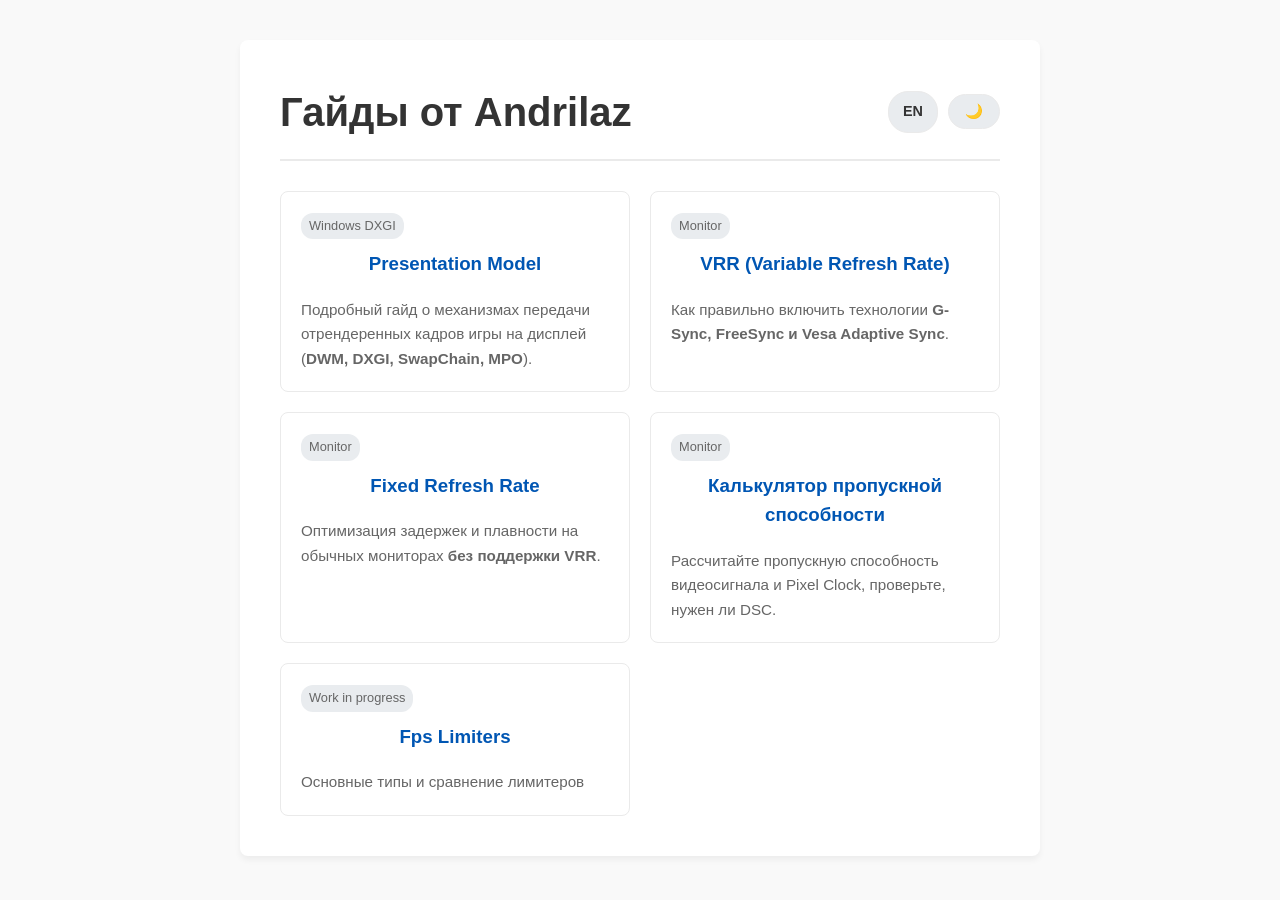
<file: index.html>
<!DOCTYPE html>
<html lang="ru">
<head>
    <meta charset="UTF-8">
    <meta name="viewport" content="width=device-width, initial-scale=1.0">
    <title>Блог Andrilaz</title>
    <link rel="stylesheet" href="style.css">
    <meta name="description" content="Гайды Andrilaz: Presentation Model в Windows, VRR и настройка плавности и задержки в играх.">
    <link rel="canonical" href="https://andrilaz.github.io/">
    <meta property="og:type" content="website">
    <meta property="og:site_name" content="Andrilaz">
    <meta property="og:title" content="Блог Andrilaz">
    <meta property="og:description" content="Гайды Andrilaz: Presentation Model в Windows, VRR и настройка плавности и задержки в играх.">
    <meta property="og:url" content="https://andrilaz.github.io/">
    <meta name="twitter:card" content="summary">
    <meta name="twitter:title" content="Блог Andrilaz">
    <meta name="twitter:description" content="Гайды Andrilaz: Presentation Model в Windows, VRR и настройка плавности и задержки в играх.">
    <link rel="alternate" hreflang="ru" href="https://andrilaz.github.io/">
    <link rel="alternate" hreflang="en" href="https://andrilaz.github.io/en/">
</head>
<body>

<div class="container">
    <div class="header-top">
        <h1>Гайды от Andrilaz</h1>
        <div class="header-controls">
            <a href="en/index.html" class="lang-btn" lang="en" hreflang="en" aria-label="Читать эту страницу на английском">EN</a>
            <button id="theme-toggle" class="theme-btn">🌙</button>
        </div>
    </div>
    
    <p></p>

    <div class="articles-grid">
        <a href="presentation-model" class="article-card">
            <span class="tag">Windows DXGI</span>
            <h3>Presentation Model</h3>
            <p>Подробный гайд о механизмах передачи отрендеренных кадров игры на дисплей (<strong>DWM, DXGI, SwapChain, MPO</strong>).</p>
        </a>
        <a href="vrr" class="article-card">
            <span class="tag">Monitor</span>
            <h3>VRR (Variable Refresh Rate)</h3>
            <p>Как правильно включить технологии <strong>G-Sync, FreeSync и Vesa Adaptive Sync</strong>.</p>
        </a>
        <a href="fixed-refresh" class="article-card">
    <span class="tag">Monitor</span>
    <h3>Fixed Refresh Rate</h3>
    <p>Оптимизация задержек и плавности на обычных мониторах <strong>без поддержки VRR</strong>.</p>
</a>

        <a href="dsc.html#calculator-title" class="article-card">
            <span class="tag">Monitor</span>
            <h3>Калькулятор пропускной способности</h3>
            <p>Рассчитайте пропускную способность видеосигнала и Pixel Clock, проверьте, нужен ли DSC.</p>
        </a>

<div class="article-card article-card-pending">
    <span class="tag">Work in progress</span>
    <h3>Fps Limiters</h3>
    <p>Основные типы и сравнение лимитеров </p>
</div>
    </div>
</div>

<script src="script.js"></script>

</body>
</html>
</file>
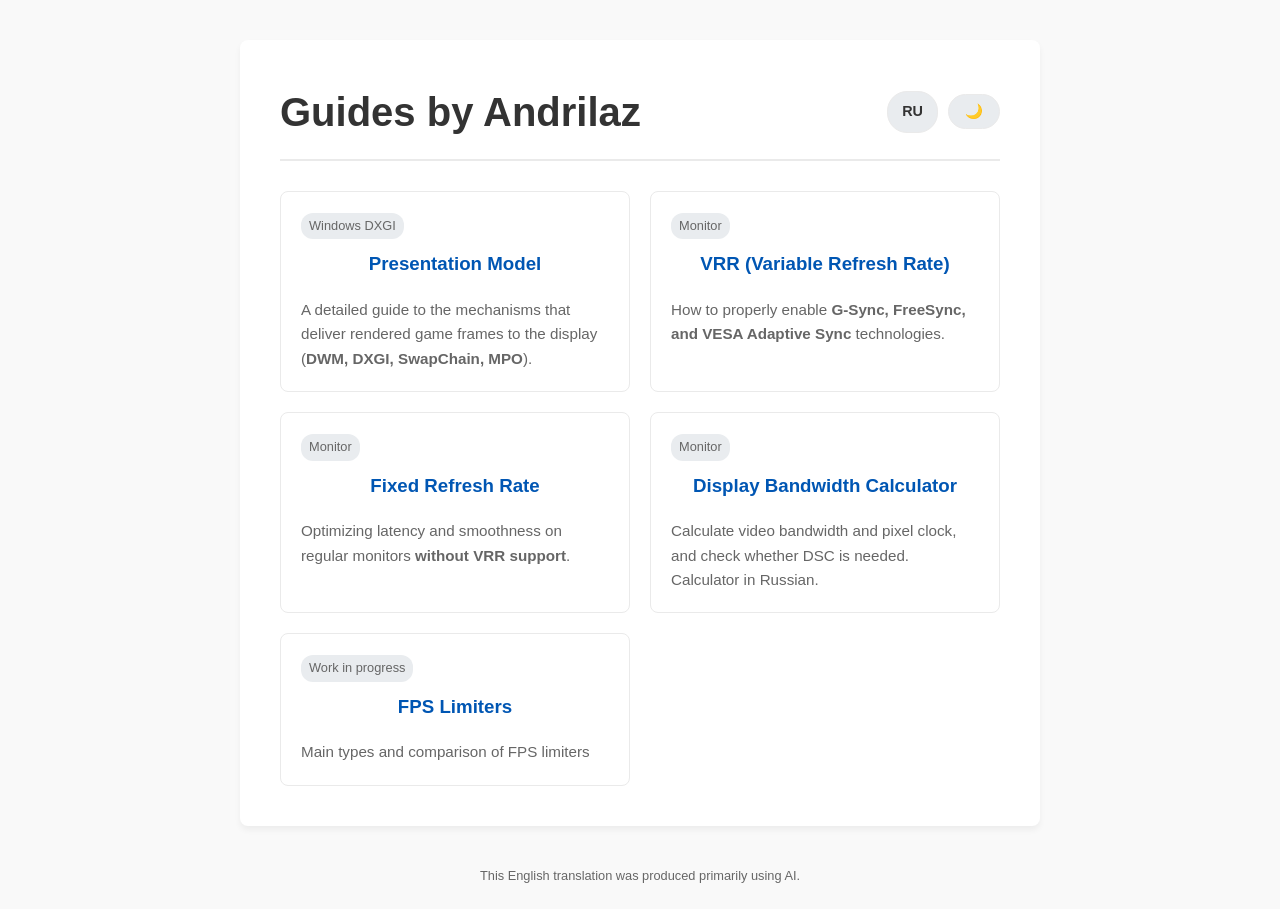
<file: en/index.html>
<!DOCTYPE html>
<html lang="en">
<head>
    <meta charset="UTF-8">
    <meta name="viewport" content="width=device-width, initial-scale=1.0">
    <title>Andrilaz Blog</title>
    <link rel="stylesheet" href="../style.css">
    <meta name="description" content="Andrilaz guides to Windows presentation models, VRR, smoothness and latency in games.">
    <link rel="canonical" href="https://andrilaz.github.io/en/">
    <meta property="og:type" content="website">
    <meta property="og:site_name" content="Andrilaz">
    <meta property="og:title" content="Andrilaz Blog">
    <meta property="og:description" content="Andrilaz guides to Windows presentation models, VRR, smoothness and latency in games.">
    <meta property="og:url" content="https://andrilaz.github.io/en/">
    <meta name="twitter:card" content="summary">
    <meta name="twitter:title" content="Andrilaz Blog">
    <meta name="twitter:description" content="Andrilaz guides to Windows presentation models, VRR, smoothness and latency in games.">
    <link rel="alternate" hreflang="ru" href="https://andrilaz.github.io/">
    <link rel="alternate" hreflang="en" href="https://andrilaz.github.io/en/">
</head>
<body>

<div class="container">
    <div class="header-top">
        <h1>Guides by Andrilaz</h1>
        <div class="header-controls">
            <a href="../index.html" class="lang-btn" lang="ru" hreflang="ru" aria-label="Read this page in Russian">RU</a>
            <button id="theme-toggle" class="theme-btn">🌙</button>
        </div>
    </div>
    
    <p></p>

    <div class="articles-grid">
        <a href="presentation-model" class="article-card">
            <span class="tag">Windows DXGI</span>
            <h3>Presentation Model</h3>
            <p>A detailed guide to the mechanisms that deliver rendered game frames to the display (<strong>DWM, DXGI, SwapChain, MPO</strong>).</p>
        </a>
        <a href="vrr" class="article-card">
            <span class="tag">Monitor</span>
            <h3>VRR (Variable Refresh Rate)</h3>
            <p>How to properly enable <strong>G-Sync, FreeSync, and VESA Adaptive Sync</strong> technologies.</p>
        </a>
        <a href="fixed-refresh" class="article-card">
            <span class="tag">Monitor</span>
            <h3>Fixed Refresh Rate</h3>
            <p>Optimizing latency and smoothness on regular monitors <strong>without VRR support</strong>.</p>
        </a>

        <a href="../dsc.html#calculator-title" class="article-card" hreflang="ru">
            <span class="tag">Monitor</span>
            <h3>Display Bandwidth Calculator</h3>
            <p>Calculate video bandwidth and pixel clock, and check whether DSC is needed. Calculator in Russian.</p>
        </a>

        <div class="article-card article-card-pending">
            <span class="tag">Work in progress</span>
            <h3>FPS Limiters</h3>
            <p>Main types and comparison of FPS limiters</p>
        </div>
    </div>
</div>

<p class="translation-note">This English translation was produced primarily using AI.</p>

<script src="../script.js"></script>

</body>
</html>
</file>
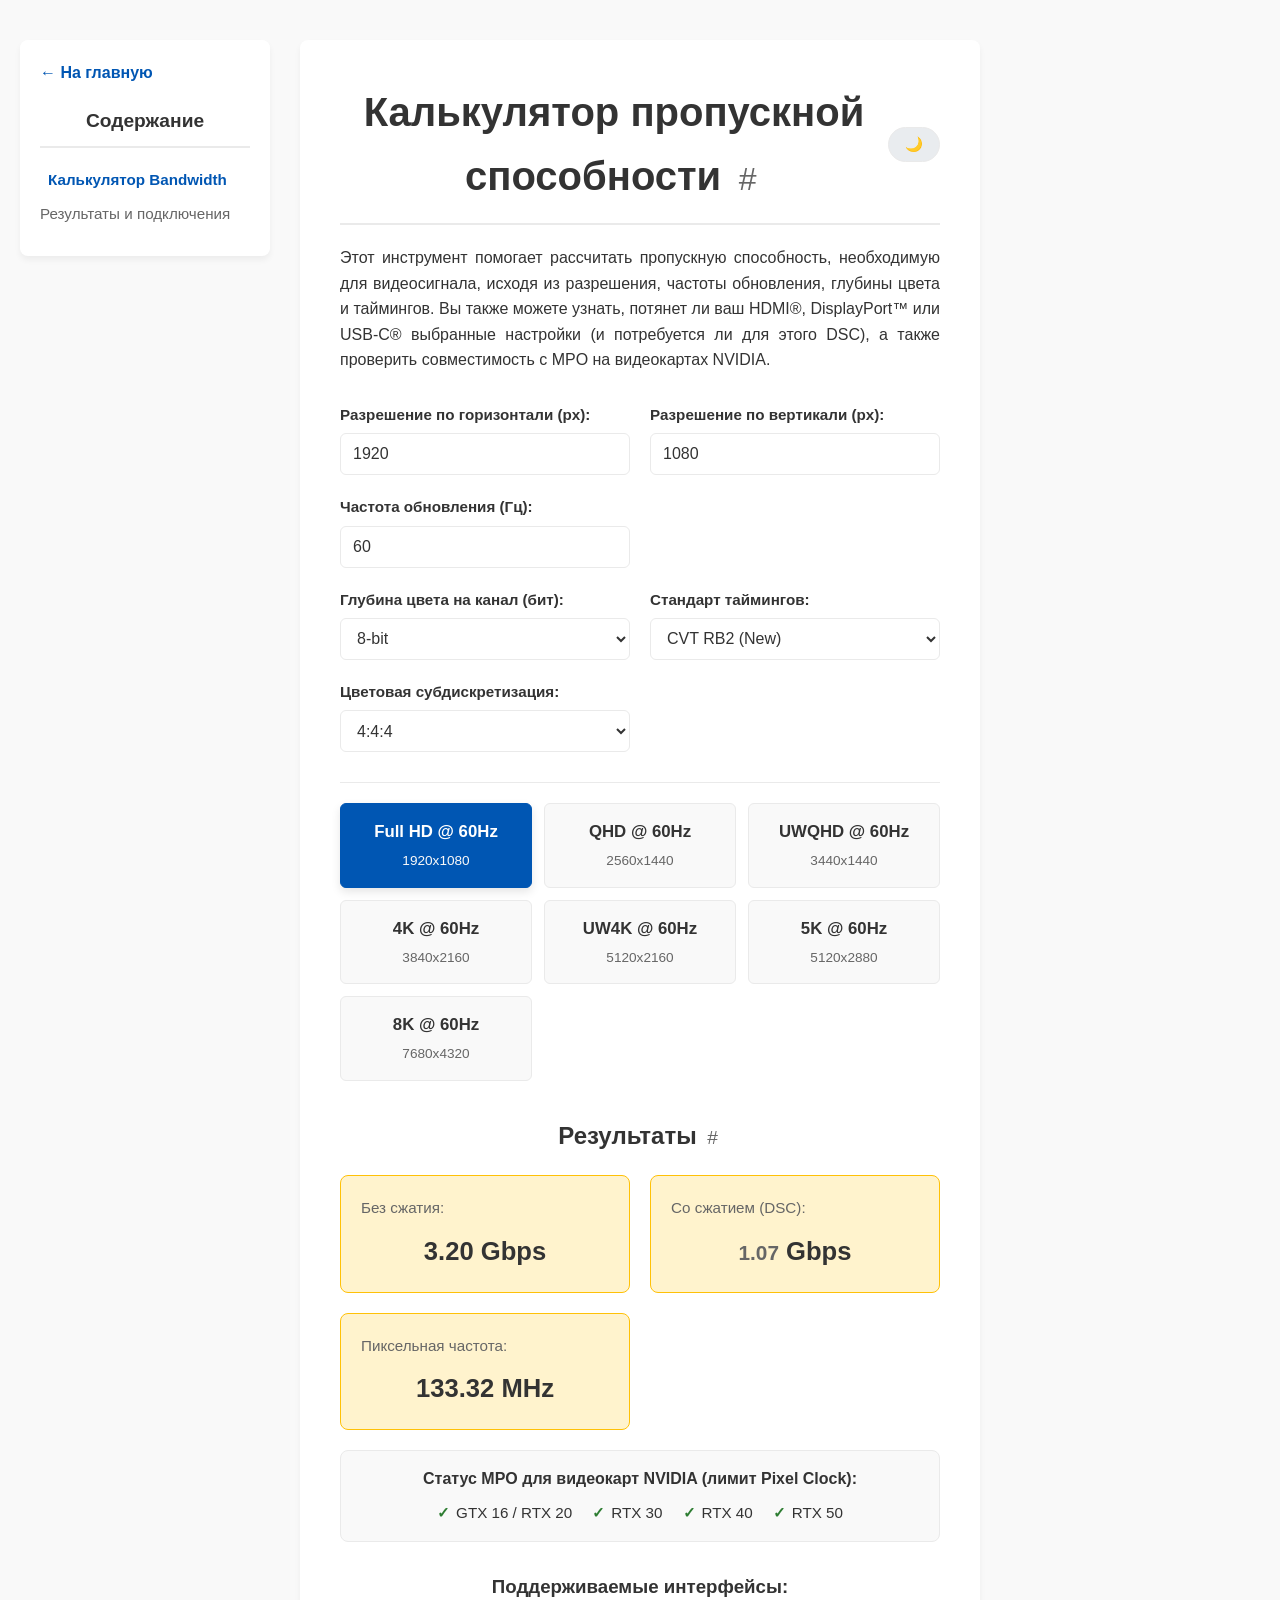
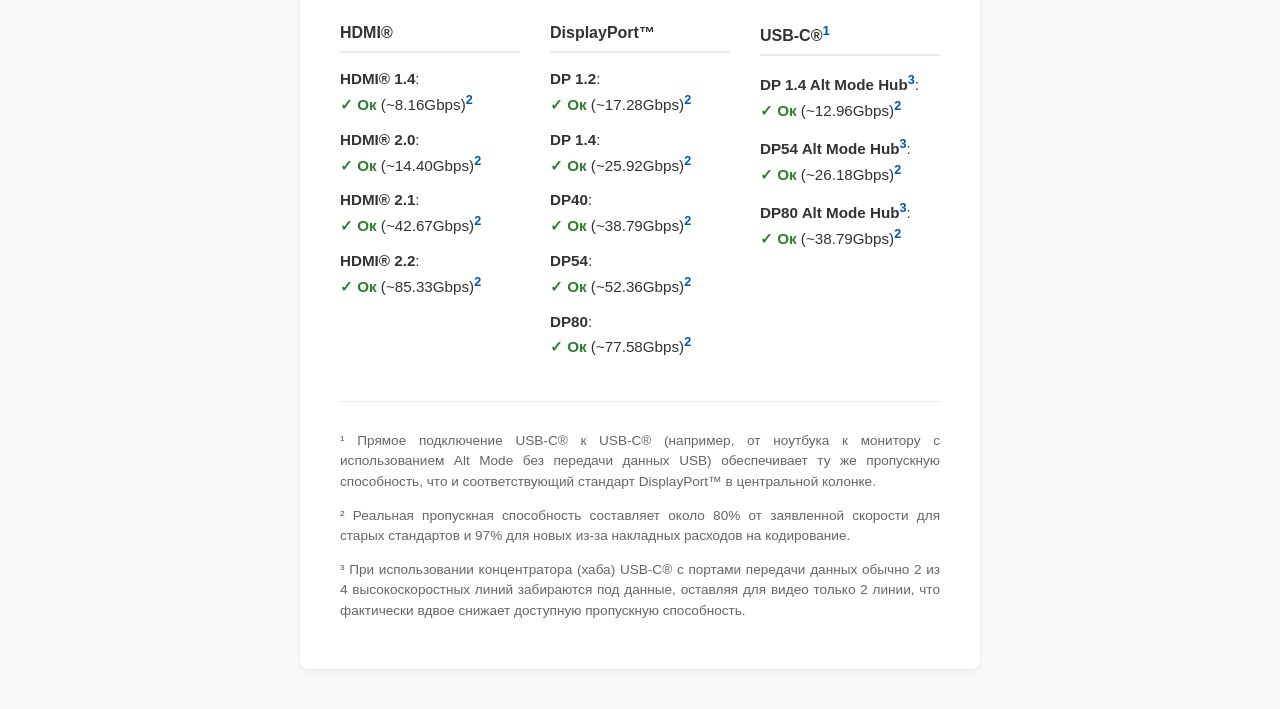
<file: dsc.html>
<!DOCTYPE html>
<html lang="ru">
<head>
    <meta charset="UTF-8">
    <meta name="viewport" content="width=device-width, initial-scale=1.0">
    <title>Bandwidth Calculator | Гайд</title>
    <link rel="stylesheet" href="style.css">
    <style>
        /* ==========================================
           СТИЛИ КАЛЬКУЛЯТОРА
           ========================================== */
        #bandwidth-calc {
            margin-top: 30px;
        }
        
        #bandwidth-calc .input-group {
            display: grid;
            grid-template-columns: repeat(auto-fit, minmax(200px, 1fr));
            gap: 20px;
            margin-bottom: 20px;
        }

        #bandwidth-calc label {
            display: block;
            margin-bottom: 6px;
            font-weight: bold;
            font-size: 0.95rem;
            color: var(--text-main);
        }

        #bandwidth-calc input[type="number"],
        #bandwidth-calc select {
            width: 100%;
            padding: 10px 12px;
            border: 1px solid var(--border);
            border-radius: 6px;
            background-color: var(--bg-container);
            color: var(--text-main);
            font-size: 1rem;
            transition: border-color 0.2s, box-shadow 0.2s;
            box-sizing: border-box;
            height: 42px;
        }

        #bandwidth-calc input[type="number"]:focus,
        #bandwidth-calc select:focus {
            outline: none;
            border-color: var(--accent);
            box-shadow: 0 0 0 3px var(--accent-bg);
        }

        #bandwidth-calc .custom-inputs {
            display: none;
            background: var(--tag-bg);
            padding: 20px;
            border-radius: 8px;
            border: 1px dashed var(--border);
            margin-bottom: 20px;
        }

        #bandwidth-calc .custom-inputs.show {
            display: grid;
            grid-template-columns: 1fr 1fr;
            gap: 20px;
        }

        /* Плитки пресетов */
        #bandwidth-calc #presets {
            display: grid;
            grid-template-columns: repeat(3, 1fr);
            gap: 12px;
            margin: 30px 0;
            padding-top: 20px;
            border-top: 1px solid var(--border);
        }

        @media (max-width: 600px) {
            #bandwidth-calc #presets { grid-template-columns: repeat(2, 1fr); }
        }

        #bandwidth-calc .preset-tile {
            background: var(--bg-main);
            border: 1px solid var(--border);
            border-radius: 6px;
            padding: 15px 5px;
            text-align: center;
            cursor: pointer;
            transition: all 0.2s;
            color: var(--text-main);
            font-weight: bold;
            font-size: 1.05rem;
            display: flex;
            flex-direction: column;
            align-items: center;
            justify-content: center;
        }

        #bandwidth-calc .preset-tile:hover {
            border-color: var(--accent);
            transform: translateY(-2px);
        }

        #bandwidth-calc .preset-tile.active {
            background: var(--accent);
            color: #fff;
            border-color: var(--accent);
            box-shadow: 0 4px 10px rgba(0,0,0,0.1);
        }

        #bandwidth-calc .preset-tile .res-sub {
            font-weight: normal;
            font-size: 0.85rem;
            color: var(--text-muted);
            margin-top: 4px;
        }

        #bandwidth-calc .preset-tile.active .res-sub {
            color: var(--bg-main);
        }

        /* Вывод результатов */
        #bandwidth-calc #output {
            margin-top: 30px;
            display: none;
        }

        #bandwidth-calc .results-grid {
            display: grid;
            grid-template-columns: repeat(auto-fit, minmax(200px, 1fr));
            gap: 20px;
            margin-bottom: 20px;
        }

        #bandwidth-calc .result-box {
            background: var(--note-bg);
            border: 1px solid var(--note-border);
            padding: 20px;
            border-radius: 8px;
            text-align: center;
        }

        #bandwidth-calc .result-box p {
            margin: 0 0 10px 0;
            font-size: 0.95rem;
            color: var(--text-muted);
        }

        #bandwidth-calc .result-value {
            font-size: 1.6rem;
            font-weight: bold;
            color: var(--text-main);
        }

        /* Индикатор MPO */
        #bandwidth-calc .mpo-box {
            background: var(--bg-main);
            border: 1px solid var(--border);
            padding: 15px;
            border-radius: 8px;
            margin-bottom: 30px;
        }

        #bandwidth-calc .mpo-box p {
            margin: 0 0 10px 0;
            text-align: center;
            font-weight: bold;
            color: var(--text-main);
        }

        #bandwidth-calc .mpo-status-list {
            display: flex;
            justify-content: center;
            flex-wrap: wrap;
            gap: 20px;
            font-size: 0.95rem;
        }

        #bandwidth-calc .mpo-item {
            display: flex;
            align-items: center;
            gap: 6px;
            color: var(--text-muted);
            transition: color 0.2s;
        }

        #bandwidth-calc .mpo-item.active {
            color: var(--text-main);
        }

        /* Секция подключений */
        #bandwidth-calc .connections-grid {
            display: grid;
            grid-template-columns: 1fr 1fr 1fr;
            gap: 30px;
        }

        @media (max-width: 800px) {
            #bandwidth-calc .connections-grid { grid-template-columns: 1fr; gap: 20px; }
        }

        #bandwidth-calc .conn-col h4 {
            margin: 0 0 15px 0;
            color: var(--text-main);
            border-bottom: 2px solid var(--border);
            padding-bottom: 5px;
            text-align: left;
        }

        #bandwidth-calc .connection {
            margin: 12px 0;
            font-size: 0.95rem;
            line-height: 1.5;
        }

        #bandwidth-calc .status-green { font-weight: bold; }
        #bandwidth-calc .status-red { font-weight: bold; }
        #bandwidth-calc .status-yellow { font-weight: bold; }

        #bandwidth-calc .footnotes {
            margin-top: 30px;
            border-top: 1px solid var(--border);
            padding-top: 15px;
        }

        #bandwidth-calc .footnote-text {
            font-size: 0.85em;
            color: var(--text-muted);
            margin-bottom: 8px;
            line-height: 1.5;
        }

        #bandwidth-calc sup.ref-mark {
            color: var(--accent);
            font-weight: bold;
        }
    </style>
    <meta name="description" content="Калькулятор пропускной способности видеосигнала: разрешение, частота обновления и Display Stream Compression.">
    <link rel="canonical" href="https://andrilaz.github.io/dsc">
    <meta property="og:type" content="website">
    <meta property="og:site_name" content="Andrilaz">
    <meta property="og:title" content="Bandwidth Calculator | Гайд">
    <meta property="og:description" content="Калькулятор пропускной способности видеосигнала: разрешение, частота обновления и Display Stream Compression.">
    <meta property="og:url" content="https://andrilaz.github.io/dsc">
    <meta name="twitter:card" content="summary">
    <meta name="twitter:title" content="Bandwidth Calculator | Гайд">
    <meta name="twitter:description" content="Калькулятор пропускной способности видеосигнала: разрешение, частота обновления и Display Stream Compression.">
</head>
<body>

<div class="page-layout">
    
    <!-- Боковое меню -->
    <aside class="sidebar">
        <a href="index.html" class="nav-link">← На главную</a>
        <h3>Содержание</h3>
        <ul class="toc-list">
            <li><a href="#calculator-title">Калькулятор Bandwidth</a></li>
            <li><a href="#results-title">Результаты и подключения</a></li>
        </ul>
    </aside>

    <!-- Основной контент (Контейнер 850px) -->
    <main class="content">
        <div class="header-top">
            <h1 id="calculator-title">Калькулятор пропускной способности</h1> 
            <button id="theme-toggle" class="theme-btn">🌙</button>
        </div>

        <p>Этот инструмент помогает рассчитать пропускную способность, необходимую для видеосигнала, исходя из разрешения, частоты обновления, глубины цвета и таймингов. Вы также можете узнать, потянет ли ваш HDMI®, DisplayPort™ или USB-C® выбранные настройки (и потребуется ли для этого DSC), а также проверить совместимость с MPO на видеокартах NVIDIA.</p>

        <!-- БЛОК КАЛЬКУЛЯТОРА -->
        <div id="bandwidth-calc">
            <form id="calcForm">
                <div class="input-group">
                    <div>
                        <label for="hactive">Разрешение по горизонтали (px):</label>
                        <input type="number" id="hactive" value="1920" min="1" required/>
                    </div>
                    <div>
                        <label for="vactive">Разрешение по вертикали (px):</label>
                        <input type="number" id="vactive" value="1080" min="1" required/>
                    </div>
                    <div>
                        <label for="refresh">Частота обновления (Гц):</label>
                        <input type="number" id="refresh" value="60" min="1" step="1" required/>
                    </div>
                </div>

                <div class="input-group">
                    <div>
                        <label for="bits">Глубина цвета на канал (бит):</label>
                        <select id="bits">
                            <option value="8">8-bit</option>
                            <option value="10">10-bit</option>
                            <option value="12">12-bit</option>
                        </select>
                    </div>
                    <div>
                        <label for="timings">Стандарт таймингов:</label>
                        <select id="timings" onchange="updateTimings()">
                            <option value="old">CVT (Old)</option>
                            <option value="rb2" selected>CVT RB2 (New)</option>
                            <option value="custom">Свои (CUSTOM)</option>
                        </select>
                    </div>
                    <div>
                        <label for="chroma">Цветовая субдискретизация:</label>
                        <select id="chroma">
                            <option value="444" selected>4:4:4</option>
                            <option value="422">4:2:2</option>
                            <option value="420">4:2:0</option>
                        </select>
                    </div>
                </div>

                <div id="customInputs" class="custom-inputs">
                    <div>
                        <label for="hblank">Горизонтальное гашение (px):</label>
                        <input type="number" id="hblank" value="280" min="1" required/>
                    </div>
                    <div>
                        <label for="vblank">Вертикальное гашение (линии):</label>
                        <input type="number" id="vblank" value="45" min="1" required/>
                    </div>
                </div>
            </form>

            <div id="presets">
                <div class="preset-tile active" data-preset="fullhd60">
                    Full HD @ 60Hz
                    <div class="res-sub">1920x1080</div>
                </div>
                <div class="preset-tile" data-preset="qhd60">
                    QHD @ 60Hz
                    <div class="res-sub">2560x1440</div>
                </div>
                <div class="preset-tile" data-preset="uwqhd60">
                    UWQHD @ 60Hz
                    <div class="res-sub">3440x1440</div>
                </div>
                <div class="preset-tile" data-preset="4k60">
                    4K @ 60Hz
                    <div class="res-sub">3840x2160</div>
                </div>
                <div class="preset-tile" data-preset="uw4k60">
                    UW4K @ 60Hz
                    <div class="res-sub">5120x2160</div>
                </div>
                <div class="preset-tile" data-preset="5k60">
                    5K @ 60Hz
                    <div class="res-sub">5120x2880</div>
                </div>
                <div class="preset-tile" data-preset="8k60">
                    8K @ 60Hz
                    <div class="res-sub">7680x4320</div>
                </div>
            </div>

            <div id="output">
                <h2 id="results-title">Результаты</h2>
                
                <div class="results-grid">
                    <div class="result-box">
                        <p>Без сжатия:</p>
                        <div class="result-value"><span id="bandwidth"></span> Gbps</div>
                    </div>
                    <div class="result-box">
                        <p>Со сжатием (DSC):</p>
                        <div class="result-value"><span id="compbandwidth"></span> Gbps</div>
                    </div>
                    <div class="result-box">
                        <p>Пиксельная частота:</p>
                        <div class="result-value"><span id="pixelclock"></span> MHz</div>
                    </div>
                </div>

                <div class="mpo-box">
                    <p>Статус MPO для видеокарт NVIDIA (лимит Pixel Clock):</p>
                    <div id="mpo-indicator" class="mpo-status-list"></div>
                </div>

                <h3>Поддерживаемые интерфейсы:</h3>
                <div class="connections-grid">
                    <div class="conn-col">
                        <h4>HDMI®</h4>
                        <div id="hdmi-list"></div>
                    </div>
                    <div class="conn-col">
                        <h4>DisplayPort™</h4>
                        <div id="dp-list"></div>
                    </div>
                    <div class="conn-col">
                        <h4>USB-C®<sup class="ref-mark">1</sup></h4>
                        <div id="usbc-list"></div>
                    </div>
                </div>

                <div class="footnotes">
                    <p class="footnote-text">¹ Прямое подключение USB-C® к USB-C® (например, от ноутбука к монитору с использованием Alt Mode без передачи данных USB) обеспечивает ту же пропускную способность, что и соответствующий стандарт DisplayPort™ в центральной колонке.</p>
                    <p class="footnote-text">² Реальная пропускная способность составляет около 80% от заявленной скорости для старых стандартов и 97% для новых из-за накладных расходов на кодирование.</p>
                    <p class="footnote-text">³ При использовании концентратора (хаба) USB-C® с портами передачи данных обычно 2 из 4 высокоскоростных линий забираются под данные, оставляя для видео только 2 линии, что фактически вдвое снижает доступную пропускную способность.</p>
                </div>
            </div>
        </div>
        <!-- КОНЕЦ БЛОКА КАЛЬКУЛЯТОРА -->

    </main>
</div>

<!-- Подключаем твой основной скрипт сайта (переключатель темы и зум картинок) -->
<script src="script.js"></script>

<!-- Скрипт самого калькулятора -->
<script>
(function() {
    const presets = {
        'fullhd60': { h: 1920, v: 1080, r: 60, t: 'rb2' },
        'qhd60': { h: 2560, v: 1440, r: 60, t: 'rb2' },
        'uwqhd60': { h: 3440, v: 1440, r: 60, t: 'rb2' },
        '4k60': { h: 3840, v: 2160, r: 60, t: 'rb2' },
        'uw4k60': { h: 5120, v: 2160, r: 60, t: 'rb2' },
        '5k60': { h: 5120, v: 2880, r: 60, t: 'rb2' },
        '8k60': { h: 7680, v: 4320, r: 60, t: 'rb2' }
    };
    let prevHactive = 1920;

    function calculateBlanks(type, hactive, vactive, refresh) {
        let hblank, vblank, vLinesRnd;
        hactive = parseInt(hactive);
        vactive = parseInt(vactive);
        vLinesRnd = vactive;
        if (type === 'old') {
            const minVsyncBp = 550; 
            const hPeriodEst = ((1 / refresh - minVsyncBp / 1e6) / (vLinesRnd + 3)) * 1e6;
            let idealDuty = 30 - (300 * hPeriodEst / 1000);
            if (idealDuty < 20) idealDuty = 20;
            hblank = Math.floor((hactive * (idealDuty / (100 - idealDuty))) / 16) * 16;
            vblank = Math.floor(minVsyncBp / hPeriodEst) + 4;
        } else {
            const rbMinVBlank = 460;
            const hPeriodEst = (1e6 / refresh - rbMinVBlank) / vLinesRnd;
            vblank = Math.max(Math.floor(rbMinVBlank / hPeriodEst) + 1, 15); 
            hblank = 80;
        }
        return { hblank, vblank, vLinesRnd };
    }

    window.updateTimings = function() {
        const root = document.getElementById('bandwidth-calc');
        const timings = root.querySelector('#timings').value;
        const customInputs = root.querySelector('#customInputs');
        const hactive = parseInt(root.querySelector('#hactive').value) || 0;
        const vactive = parseInt(root.querySelector('#vactive').value) || 0;
        const refresh = parseFloat(root.querySelector('#refresh').value) || 0;

        if (timings === 'custom') {
            customInputs.classList.add('show');
            root.querySelector('#vactive').removeAttribute('readonly');
        } else {
            customInputs.classList.remove('show');
            const { hblank, vblank } = calculateBlanks(timings, hactive, vactive, refresh);
            root.querySelector('#hblank').value = hblank;
            root.querySelector('#vblank').value = vblank;
            if (hactive !== prevHactive) { 
                 const commonRes = {
                    1920: 1080, 2560: 1440, 3440: 1440, 3840: 2160, 7680: 4320 
                 };
                 if (commonRes[hactive]) {
                     root.querySelector('#vactive').value = commonRes[hactive];
                 } else {
                     root.querySelector('#vactive').value = Math.round(hactive * 9 / 16);
                 }
            }
            prevHactive = hactive;
        }
        calculate();
    };

    window.setPreset = function(presetKey) {
        const p = presets[presetKey];
        if (p) {
            const root = document.getElementById('bandwidth-calc');
            root.querySelector('#hactive').value = p.h;
            root.querySelector('#vactive').value = p.v;
            root.querySelector('#refresh').value = p.r;
            root.querySelector('#timings').value = p.t;
            prevHactive = p.h;
            root.querySelectorAll('.preset-tile').forEach(t => t.classList.remove('active'));
            root.querySelector(`.preset-tile[data-preset="${presetKey}"]`).classList.add('active');
            updateTimings();
        }
    };

    window.calculate = function() {
        const root = document.getElementById('bandwidth-calc');
        const hactive = parseInt(root.querySelector('#hactive').value) || 0;
        const vactive = parseInt(root.querySelector('#vactive').value) || 0;
        const refresh = parseFloat(root.querySelector('#refresh').value) || 0;
        const bits = parseInt(root.querySelector('#bits').value) || 0;
        const chroma = root.querySelector('#chroma').value;
        const hblank = parseInt(root.querySelector('#hblank').value) || 0;
        const vblank = parseInt(root.querySelector('#vblank').value) || 0;
        
        root.querySelectorAll('.preset-tile').forEach(t => t.classList.remove('active'));
        const currentTimings = root.querySelector('#timings').value;
        for (let key in presets) {
            const p = presets[key];
            if (p.h === hactive && p.v === vactive && p.r === refresh && p.t === currentTimings) { 
                 const tile = root.querySelector(`.preset-tile[data-preset="${key}"]`);
                 if(tile) tile.classList.add('active');
                 break;
            }
        }
        
        if (hactive && vactive && refresh) {
            const htotal = hactive + hblank;
            const vtotal = vactive + vblank;
            const pixelClock = htotal * vtotal * refresh / 1e6;
            
            let channels = 3;
            if (chroma === '422') channels = 2;
            else if (chroma === '420') channels = 1.5;
            
            const bppActual = bits * channels;
            const bandwidth = (pixelClock * 1e6 * bppActual) / 1e9;
            const bppBase = 8 * channels;
            const bandwidthBase = (pixelClock * 1e6 * bppBase) / 1e9;
            const compBandwidth = bandwidthBase / 3;
            
            root.querySelector('#pixelclock').textContent = pixelClock.toFixed(2);
            const bwSpan = root.querySelector('#bandwidth');
            const cbwSpan = root.querySelector('#compbandwidth');
            bwSpan.textContent = bandwidth.toFixed(2);
            cbwSpan.textContent = compBandwidth.toFixed(2);
            
            const dp14Max = 25.92;
            
            if (bandwidth > dp14Max) {
                bwSpan.style.color = 'var(--text-muted)'; bwSpan.style.fontSize = '1.3rem';
                cbwSpan.style.color = 'var(--accent)'; cbwSpan.style.fontSize = '1.6rem';
            } else {
                bwSpan.style.color = 'var(--text-main)'; bwSpan.style.fontSize = '1.6rem';
                cbwSpan.style.color = 'var(--text-muted)'; cbwSpan.style.fontSize = '1.3rem';
            }

            // --- БЛОК ЛОГИКИ ИНДИКАТОРА MPO ---
            const mpoLimits = [
                { name: 'GTX 16 / RTX 20', limit: 1330 },
                { name: 'RTX 30', limit: 1335 },
                { name: 'RTX 40', limit: 1350 },
                { name: 'RTX 50', limit: 1620 }
            ];

            let mpoHtml = '';
            mpoLimits.forEach(series => {
                let isSupported = pixelClock <= series.limit;
                let statusClass = isSupported ? 'status-green' : 'status-red';
                let icon = isSupported ? '✓' : '❌';
                let itemClass = isSupported ? 'mpo-item active' : 'mpo-item';
                
                mpoHtml += `<div class="${itemClass}">
                    <span class="${statusClass}">${icon}</span> 
                    <span>${series.name}</span>
                </div>`;
            });
            
            root.querySelector('#mpo-indicator').innerHTML = mpoHtml;
            // ------------------------------------
            
            const connections = [
                { type: 'hdmi', name: 'HDMI® 1.4', real: 8.16, dsc: false },
                { type: 'hdmi', name: 'HDMI® 2.0', real: 14.4, dsc: false },
                { type: 'hdmi', name: 'HDMI® 2.1', real: 42.67, dsc: true },
                { type: 'hdmi', name: 'HDMI® 2.2', real: 85.33, dsc: true },
                { type: 'dp', name: 'DP 1.2', real: 17.28, dsc: false },
                { type: 'dp', name: 'DP 1.4', real: 25.92, dsc: true },
                { type: 'dp', name: 'DP40', real: 38.79, dsc: true },
                { type: 'dp', name: 'DP54', real: 52.36, dsc: true },
                { type: 'dp', name: 'DP80', real: 77.58, dsc: true },
                { type: 'usbc', name: 'DP 1.4 Alt Mode Hub<sup class="ref-mark">3</sup>', real: 12.96, dsc: true },
                { type: 'usbc', name: 'DP54 Alt Mode Hub<sup class="ref-mark">3</sup>', real: 26.18, dsc: true },
                { type: 'usbc', name: 'DP80 Alt Mode Hub<sup class="ref-mark">3</sup>', real: 38.79, dsc: true }
            ];
            
            let hdmiHtml = '';
            let dpHtml = '';
            let usbcHtml = '';
            
            connections.forEach(conn => {
                let statusClass, statusText;
                if (bandwidth <= conn.real) {
                    statusClass = 'status-green';
                    statusText = '✓ Ок';
                } else if (conn.dsc && compBandwidth <= conn.real) {
                    statusClass = 'status-yellow';
                    statusText = '⚠ С DSC';
                } else {
                    statusClass = 'status-red';
                    statusText = '✗ Нет';
                }
                const html = `<div class="connection">
                    <strong>${conn.name}</strong>:<br>
                    <span class="${statusClass}">${statusText}</span> (~${conn.real.toFixed(2)}Gbps)<sup class="ref-mark">2</sup>
                </div>`;
                if(conn.type === 'hdmi') hdmiHtml += html;
                else if(conn.type === 'dp') dpHtml += html;
                else usbcHtml += html;
            });
            
            root.querySelector('#hdmi-list').innerHTML = hdmiHtml;
            root.querySelector('#dp-list').innerHTML = dpHtml;
            root.querySelector('#usbc-list').innerHTML = usbcHtml;
            root.querySelector('#output').style.display = 'block';
        }
    };

    document.addEventListener("DOMContentLoaded", function() {
        const root = document.getElementById('bandwidth-calc');
        if(!root) return;
        
        root.querySelector('#presets').addEventListener('click', e => {
            const tile = e.target.closest('.preset-tile');
            if(tile) setPreset(tile.getAttribute('data-preset'));
        });
        
        root.querySelectorAll('input, select').forEach(el => {
            el.addEventListener('input', function() {
                if(this.id === 'timings') {
                    updateTimings();
                } else if ((this.id === 'hactive' || this.id === 'refresh') && root.querySelector('#timings').value !== 'custom') {
                    updateTimings();
                } else if (this.id === 'vactive' && root.querySelector('#timings').value !== 'custom') {
                    calculate();
                } else {
                    calculate();
                }
            });
        });
        
        updateTimings();
        calculate();
    });
})();
</script>
</body>
</html>
</file>
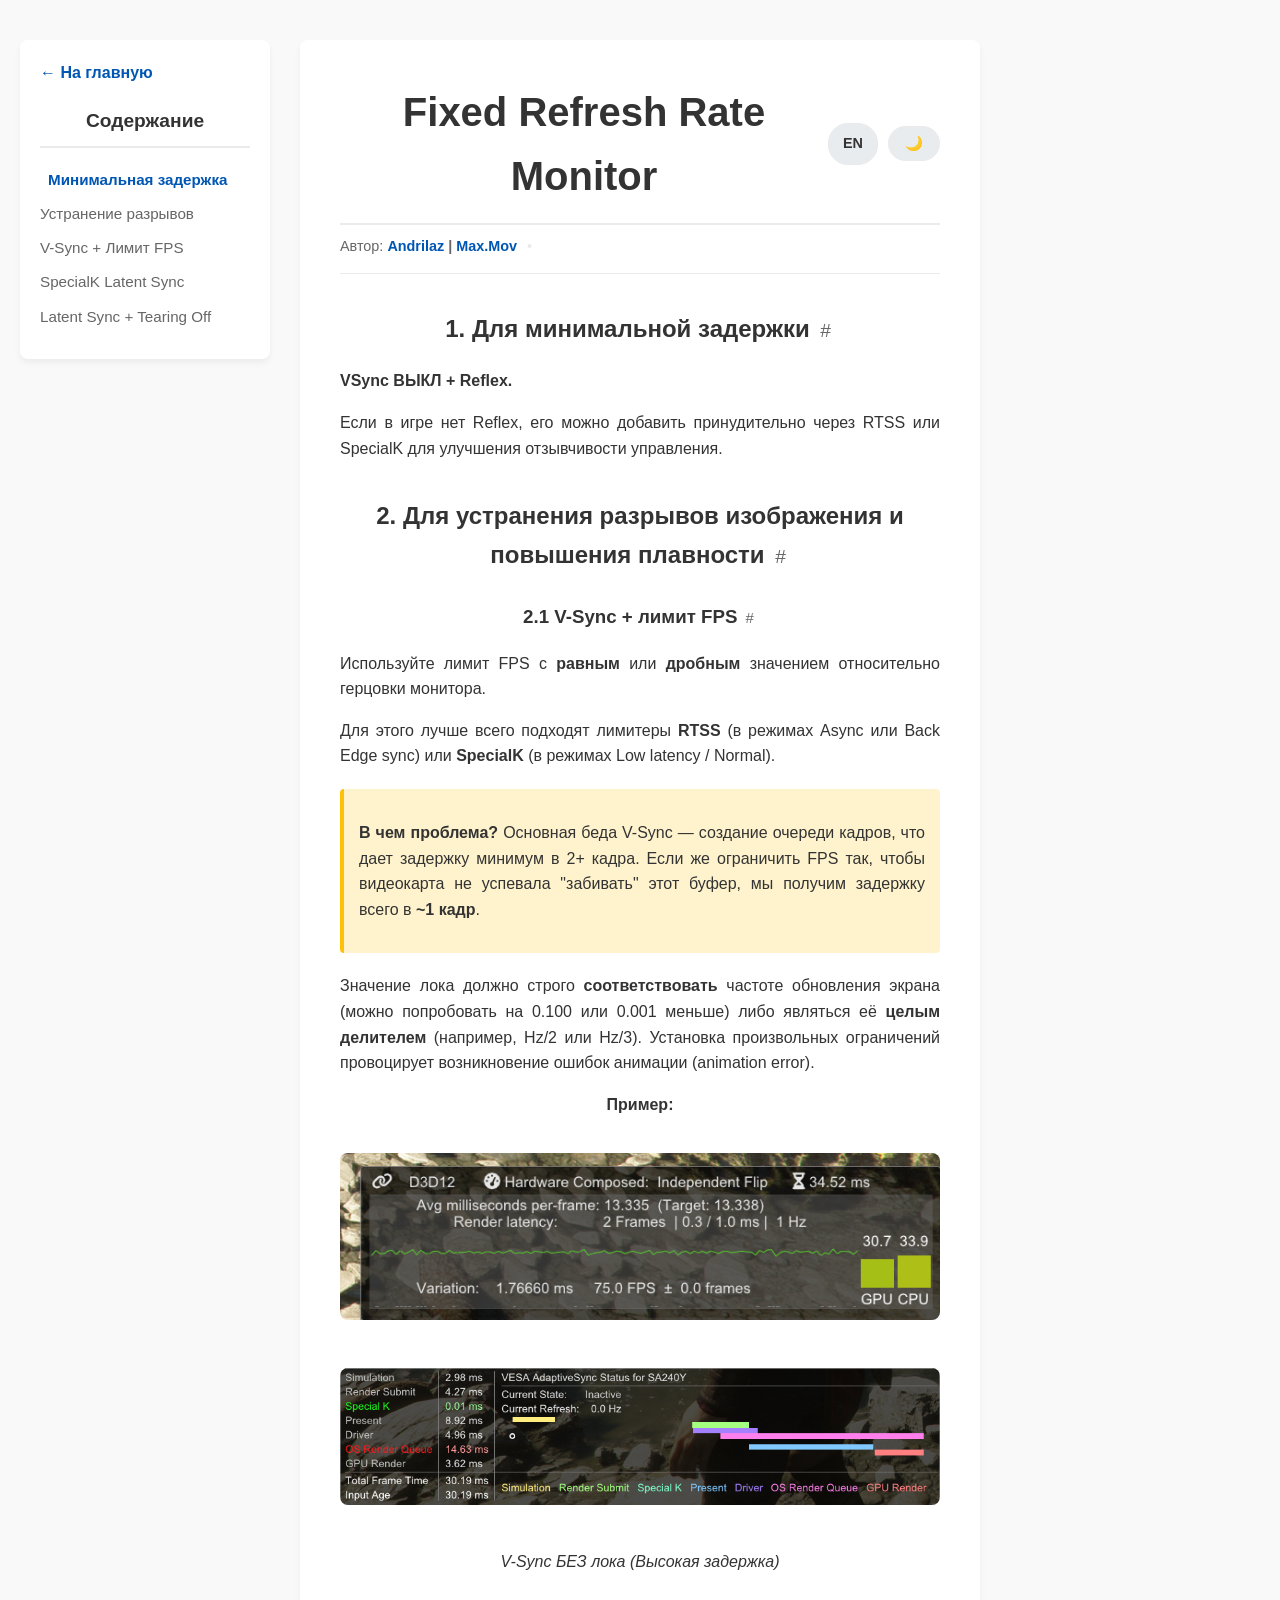
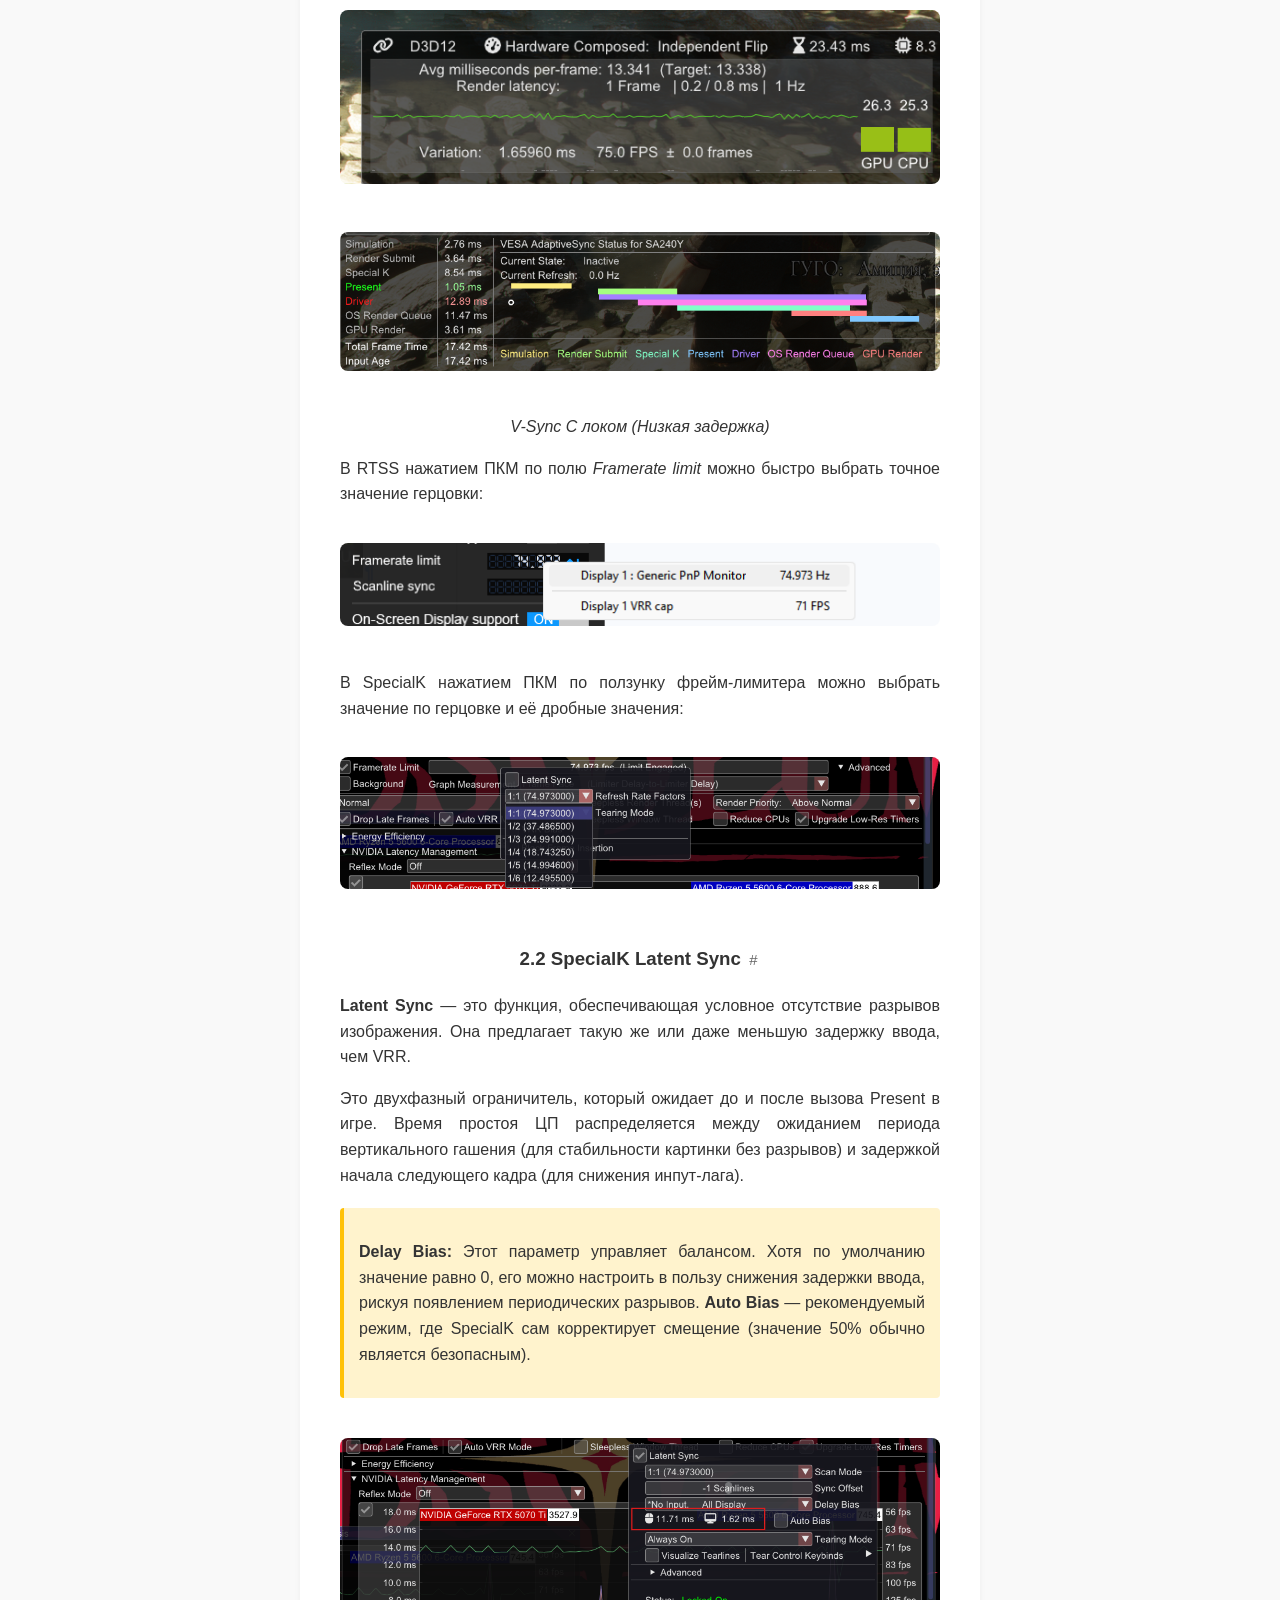
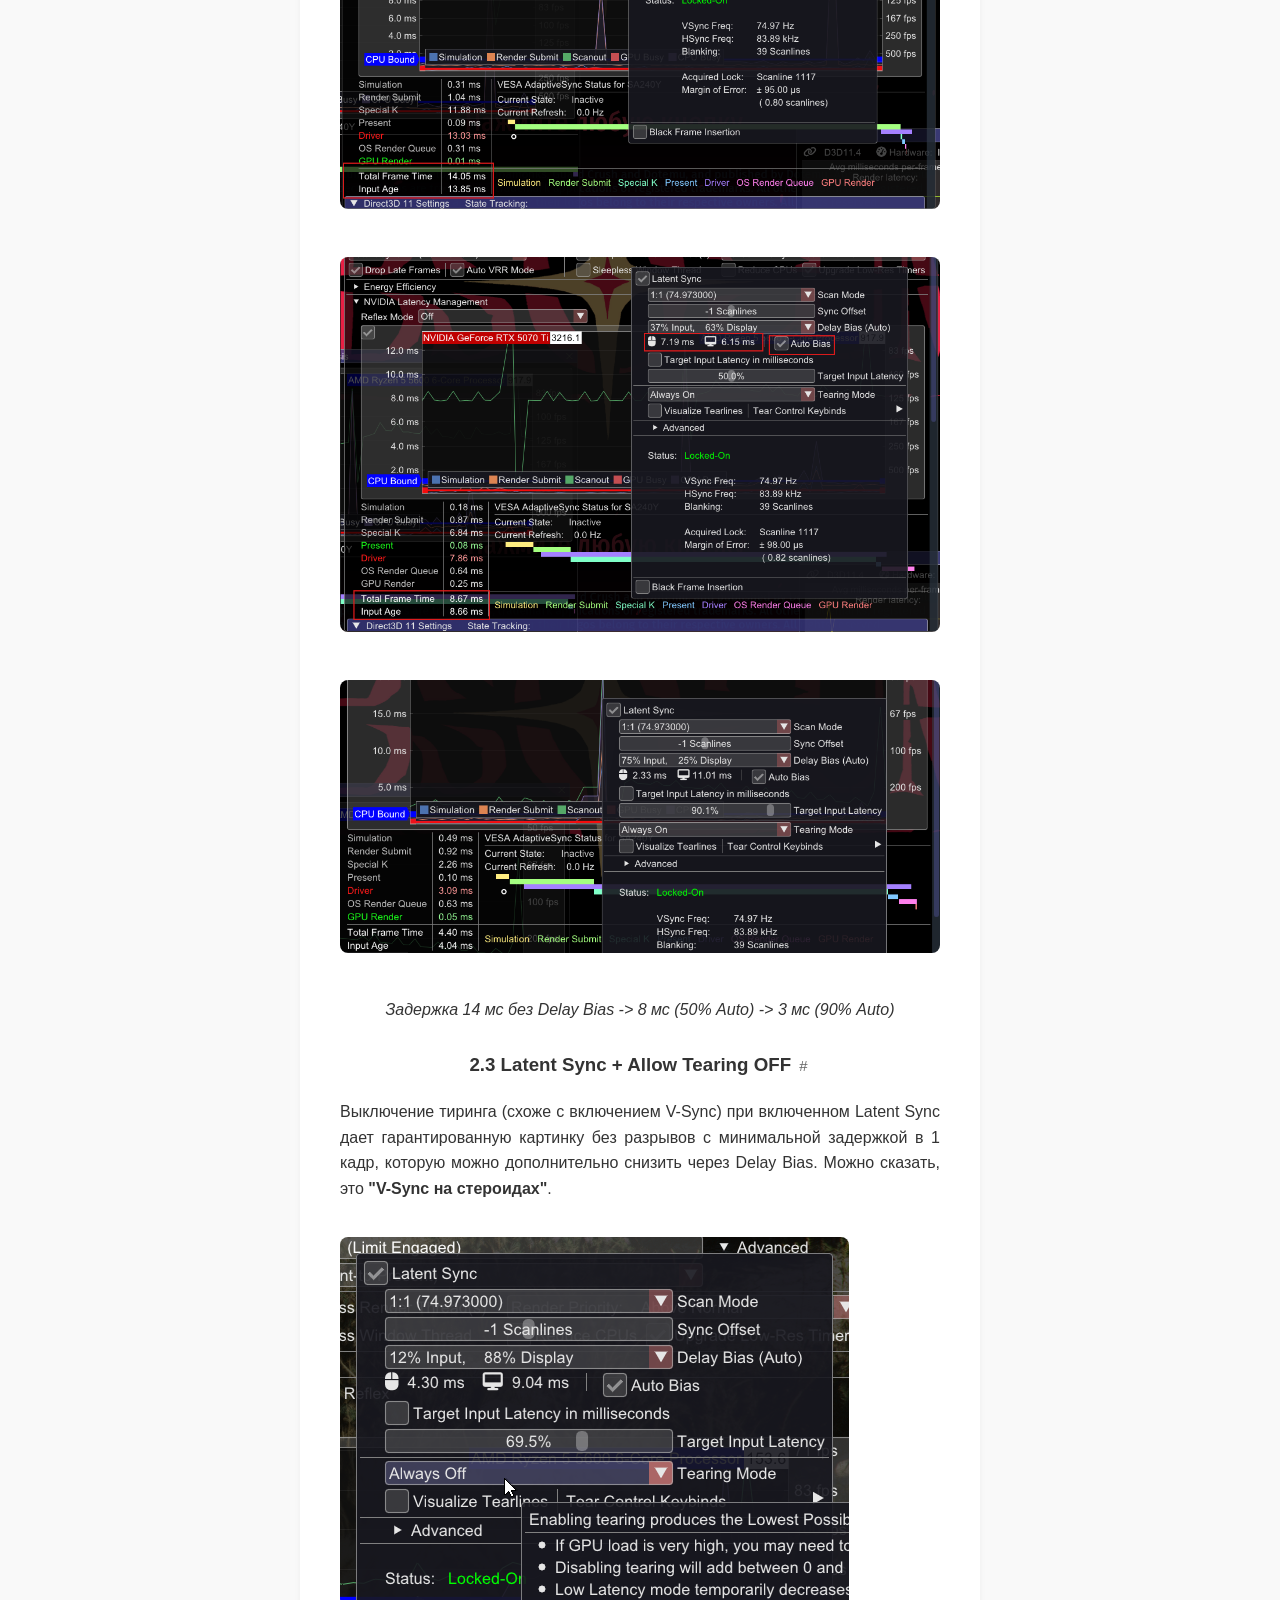
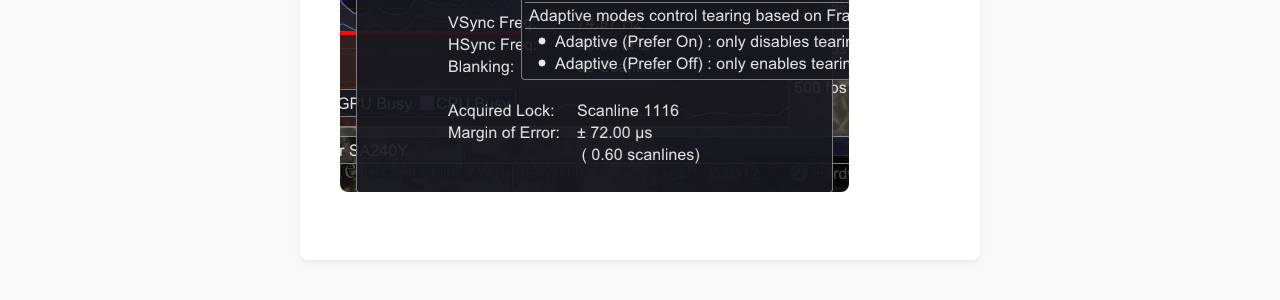
<file: fixed-refresh.html>
<!DOCTYPE html>
<html lang="ru">
<head>
    <meta charset="UTF-8">
    <meta name="viewport" content="width=device-width, initial-scale=1.0">
    <title>Fixed Refresh Rate | Гайд</title>
    <link rel="stylesheet" href="style.css">
    <meta name="description" content="Плавность и задержка на мониторах без VRR: V-Sync, ограничение FPS и Special K Latent Sync.">
    <link rel="canonical" href="https://andrilaz.github.io/fixed-refresh">
    <meta property="og:type" content="article">
    <meta property="og:site_name" content="Andrilaz">
    <meta property="og:title" content="Fixed Refresh Rate | Гайд">
    <meta property="og:description" content="Плавность и задержка на мониторах без VRR: V-Sync, ограничение FPS и Special K Latent Sync.">
    <meta property="og:url" content="https://andrilaz.github.io/fixed-refresh">
    <meta name="twitter:card" content="summary">
    <meta name="twitter:title" content="Fixed Refresh Rate | Гайд">
    <meta name="twitter:description" content="Плавность и задержка на мониторах без VRR: V-Sync, ограничение FPS и Special K Latent Sync.">
    <link rel="alternate" hreflang="ru" href="https://andrilaz.github.io/fixed-refresh">
    <link rel="alternate" hreflang="en" href="https://andrilaz.github.io/en/fixed-refresh">
</head>
<body>

<div class="page-layout">
    
    <aside class="sidebar">
        <a href="index.html" class="nav-link">← На главную</a>
        <h3>Содержание</h3>
        <ul class="toc-list">
            <li><a href="#min-latency">Минимальная задержка</a></li>
            <li><a href="#no-tearing">Устранение разрывов</a></li>
            <li><a href="#vsync-lock">V-Sync + Лимит FPS</a></li>
            <li><a href="#latent-sync">SpecialK Latent Sync</a></li>
            <li><a href="#tearing-off">Latent Sync + Tearing Off</a></li>
        </ul>
    </aside>

    <main class="content">
        <div class="header-top">
            <h1>Fixed Refresh Rate Monitor</h1> 
        <div class="header-controls">
        <a href="en/fixed-refresh.html" class="lang-btn" lang="en" hreflang="en" aria-label="Читать эту страницу на английском">EN</a>
        <button id="theme-toggle" class="theme-btn">🌙</button>
    </div>
</div>
        
        <div class="article-meta">
            <span>Автор: <strong><a href="https://t.me/Andrilazzz" target="_blank"><strong>Andrilaz</a></strong>  | <a href="https://youtube.com/@maxim0v?si=k4IGFqAEaoDe-0MW" target="_blank"><strong>Max.Mov</strong></a></strong></span>
            <span class="meta-divider">•</span>
        </div>
        


        <h2 id="min-latency">1. Для минимальной задержки</h2>
        <p><strong>VSync ВЫКЛ + Reflex.</strong></p>
        <p>Если в игре нет Reflex, его можно добавить принудительно через RTSS или SpecialK для улучшения отзывчивости управления.</p>

        <h2 id="no-tearing">2. Для устранения разрывов изображения и повышения плавности</h2>
        
        <h3 id="vsync-lock">2.1 V-Sync + лимит FPS</h3>
        <p>Используйте лимит FPS с <strong>равным</strong> или <strong>дробным</strong> значением относительно герцовки монитора.</p>
        <p>Для этого лучше всего подходят лимитеры <strong>RTSS</strong> (в режимах Async или Back Edge sync) или <strong>SpecialK</strong> (в режимах Low latency / Normal).</p>

        <div class="note">
            <p><strong>В чем проблема?</strong> Основная беда V-Sync — создание очереди кадров, что дает задержку минимум в 2+ кадра. Если же ограничить FPS так, чтобы видеокарта не успевала "забивать" этот буфер, мы получим задержку всего в <strong>~1 кадр</strong>.</p>
        </div>

        <p>Значение лока должно строго <strong>соответствовать</strong> частоте обновления экрана (можно попробовать на 0.100 или 0.001 меньше) либо являться её <strong>целым делителем</strong> (например, Hz/2 или Hz/3). Установка произвольных ограничений провоцирует возникновение ошибок анимации (animation error).</p>

        <p style="text-align: center;"><strong>Пример:</strong></p>
        <img src="images/Vsync2.png" alt="Сравнение задержки V-Sync без лока" width="651" height="181" loading="lazy" decoding="async">
        <img src="images/Vsync22.png" alt="Сравнение задержки V-Sync без лока" width="918" height="210" loading="lazy" decoding="async">
        <p style="text-align: center;"><em>V-Sync БЕЗ лока (Высокая задержка)</em></p>
        
        <img src="images/Vsync1.png" alt="Сравнение задержки V-Sync с локом" width="652" height="189" loading="lazy" decoding="async">
        <img src="images/Vsync11.png" alt="Сравнение задержки V-Sync с локом" width="925" height="214" loading="lazy" decoding="async">
        <p style="text-align: center;"><em>V-Sync С локом (Низкая задержка)</em></p>

        <p>В RTSS нажатием ПКМ по полю <em>Framerate limit</em> можно быстро выбрать точное значение герцовки:</p>
        <img src="images/RTSS.png" alt="Выбор герцовки в RTSS" width="603" height="84" loading="lazy" decoding="async">

        <p>В SpecialK нажатием ПКМ по ползунку фрейм-лимитера можно выбрать значение по герцовке и её дробные значения:</p>
        <img src="images/SK.png" alt="Выбор факторов герцовки в SpecialK" width="1022" height="224" loading="lazy" decoding="async">

        <h3 id="latent-sync">2.2 SpecialK Latent Sync</h3>
        <p><strong>Latent Sync</strong> — это функция, обеспечивающая условное отсутствие разрывов изображения. Она предлагает такую же или даже меньшую задержку ввода, чем VRR.</p>
        <p>Это двухфазный ограничитель, который ожидает до и после вызова Present в игре. Время простоя ЦП распределяется между ожиданием периода вертикального гашения (для стабильности картинки без разрывов) и задержкой начала следующего кадра (для снижения инпут-лага).</p>
        
        <div class="note">
            <p><strong>Delay Bias:</strong> Этот параметр управляет балансом. Хотя по умолчанию значение равно 0, его можно настроить в пользу снижения задержки ввода, рискуя появлением периодических разрывов. <strong>Auto Bias</strong> — рекомендуемый режим, где SpecialK сам корректирует смещение (значение 50% обычно является безопасным).</p>
        </div>

        <img src="images/L0.png" alt="Пример работы Latent Sync" width="1034" height="639" loading="lazy" decoding="async">
        <img src="images/L50.png" alt="Пример работы Latent Sync" width="1033" height="647" loading="lazy" decoding="async">
        <img src="images/L90.png" alt="Пример работы Latent Sync" width="1004" height="457" loading="lazy" decoding="async">
        <p style="text-align: center;"><em>Задержка 14 мс без Delay Bias -> 8 мс (50% Auto) -> 3 мс (90% Auto)</em></p>

        <h3 id="tearing-off">2.3 Latent Sync + Allow Tearing OFF</h3>
        <p>Выключение тиринга (схоже с включением V-Sync) при включенном Latent Sync дает гарантированную картинку без разрывов с минимальной задержкой в 1 кадр, которую можно дополнительно снизить через Delay Bias. Можно сказать, это <strong>"V-Sync на стероидах"</strong>.</p>
        <img src="images/Tearing.png" alt="Настройка Tearing Mode" width="509" height="555" loading="lazy" decoding="async">

    </main>
</div>

<div id="imgModal" class="image-modal">
    <span class="close-modal">&times;</span>
    <img class="modal-content" id="zoomedImg">
</div>

<script src="script.js"></script>

</body>
</html>
</file>
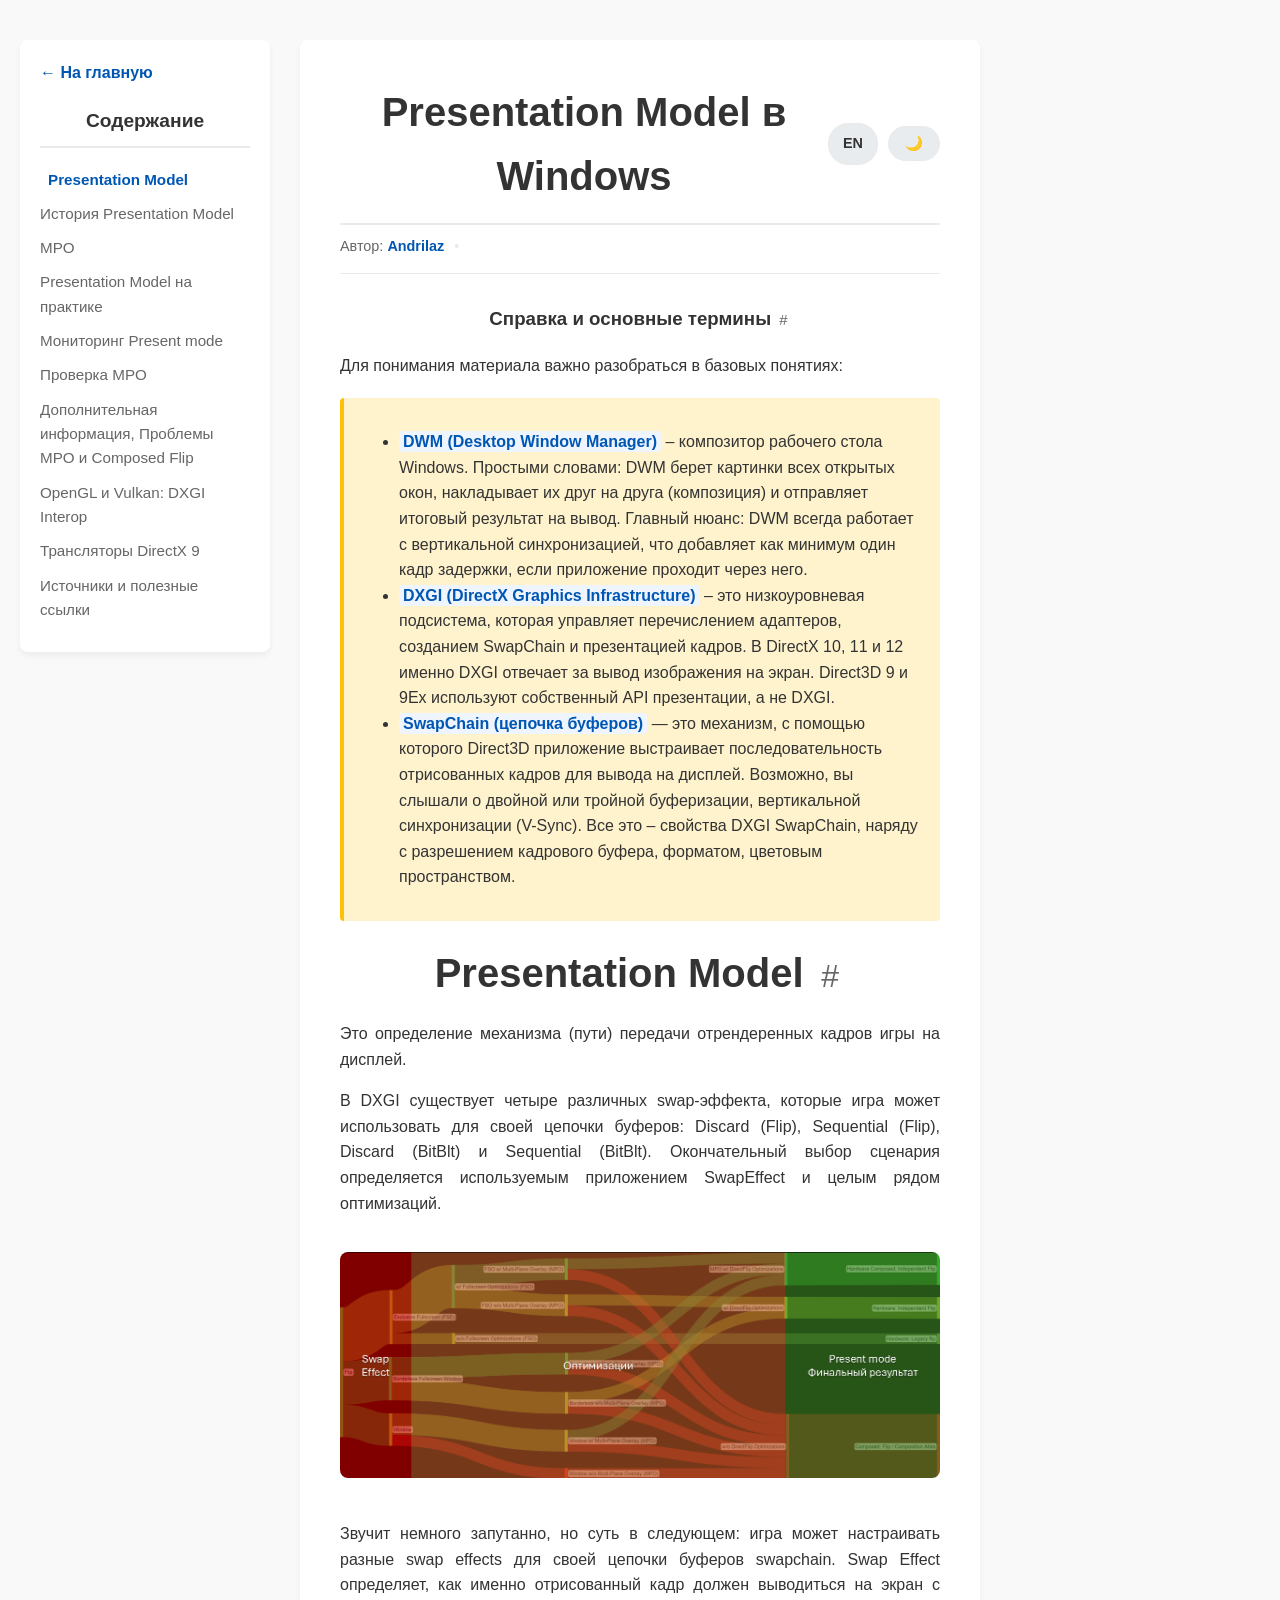
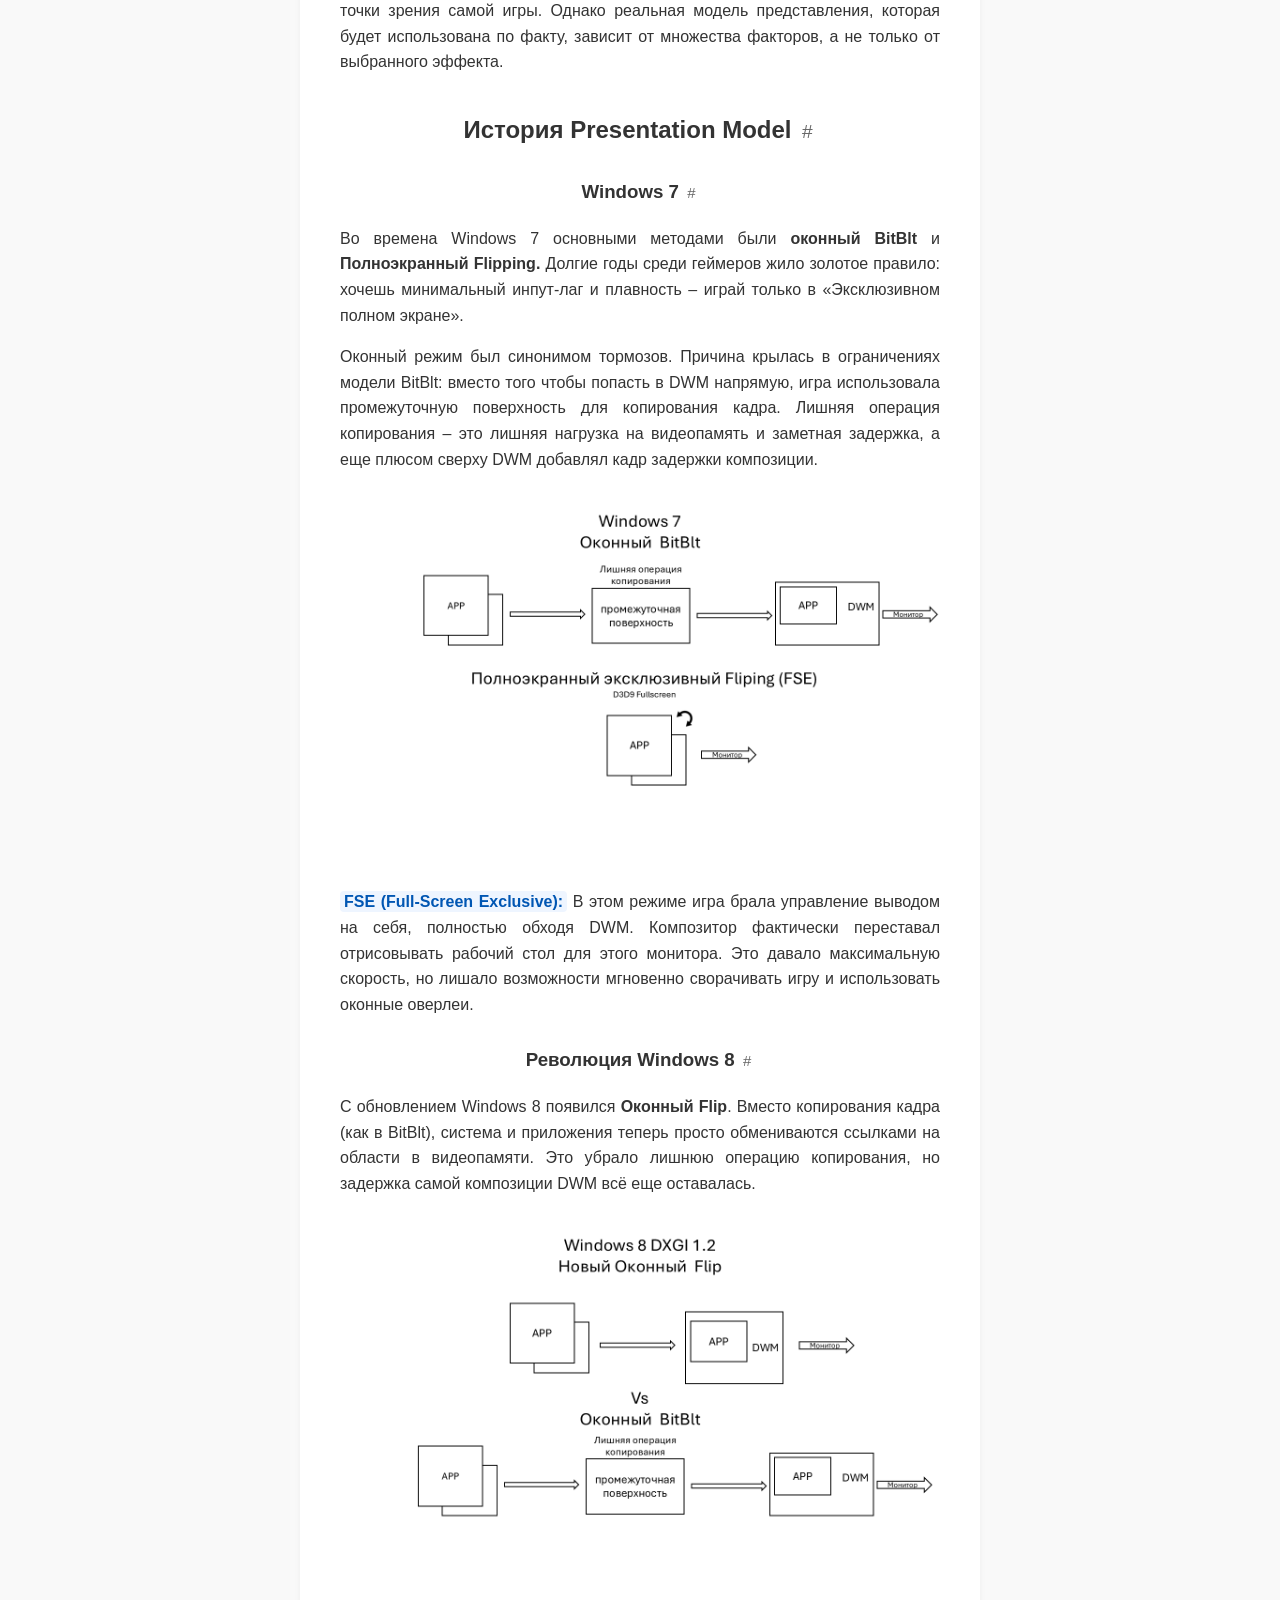
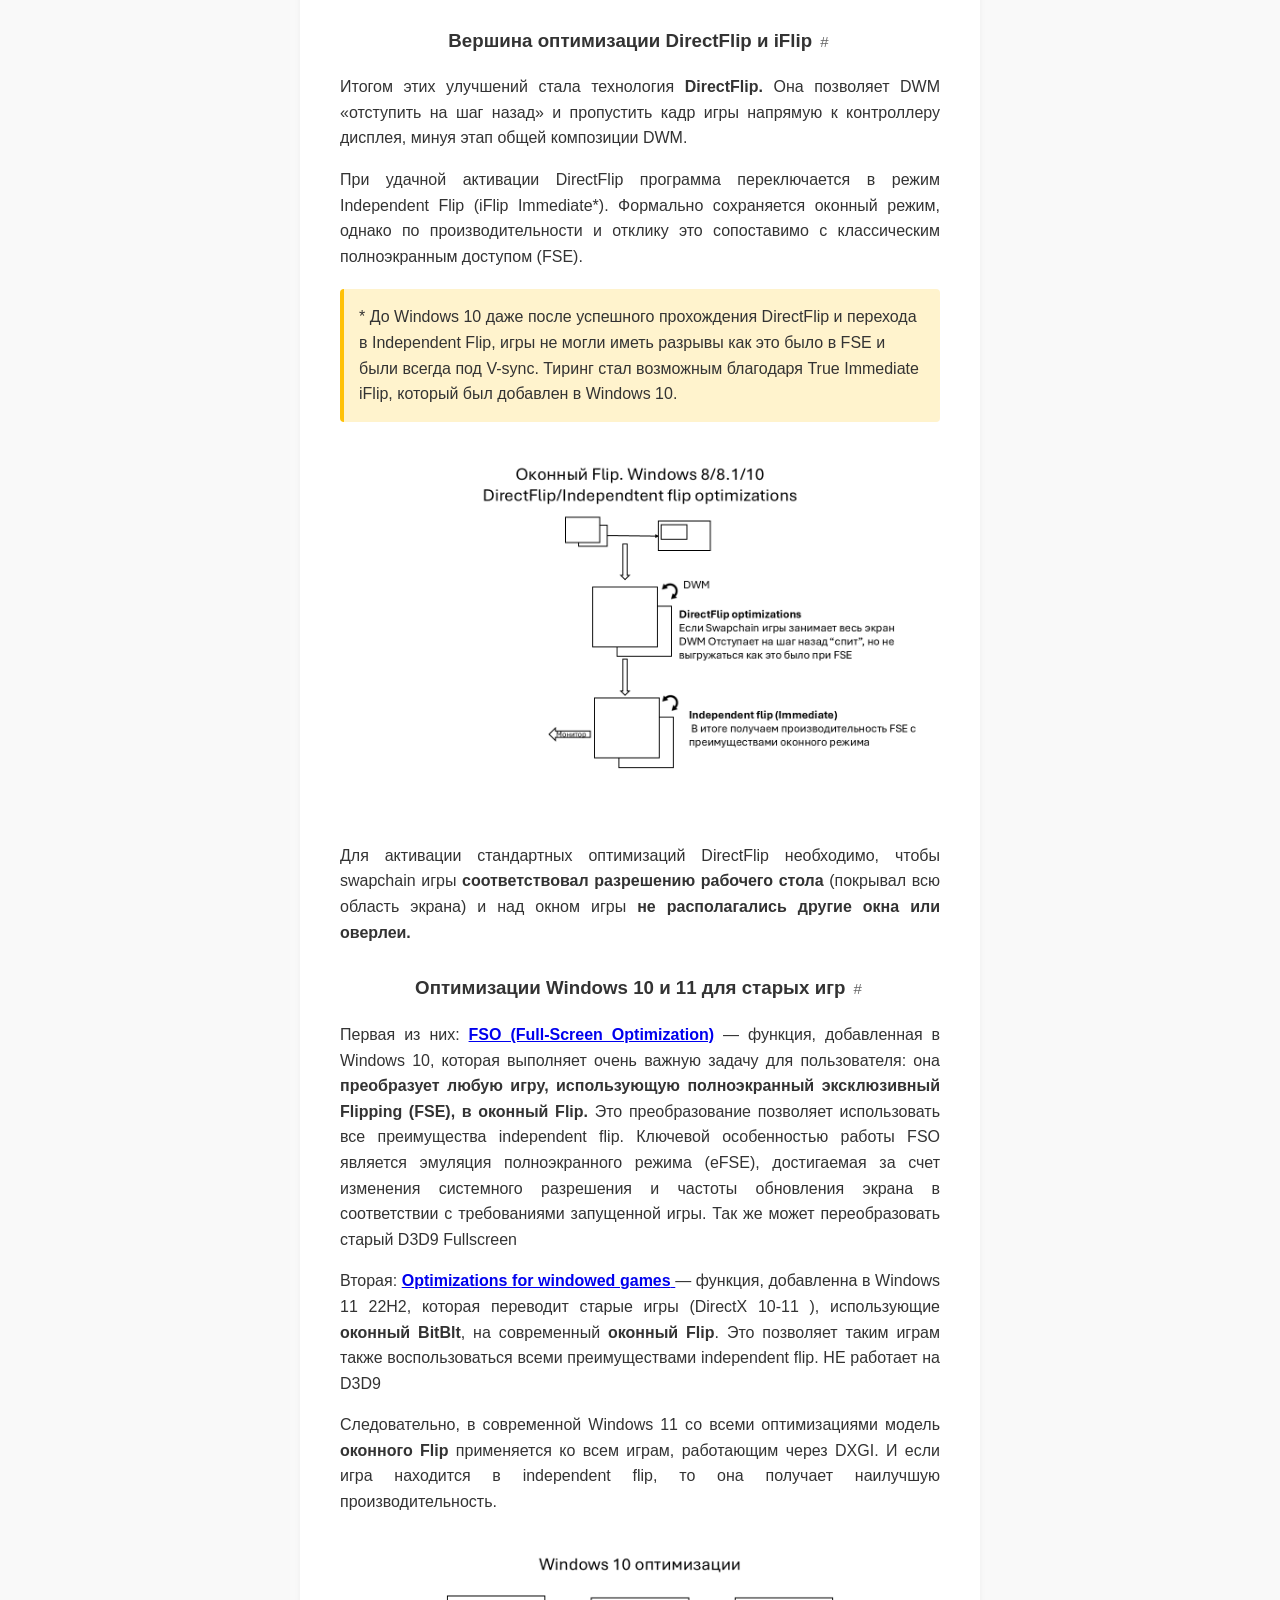
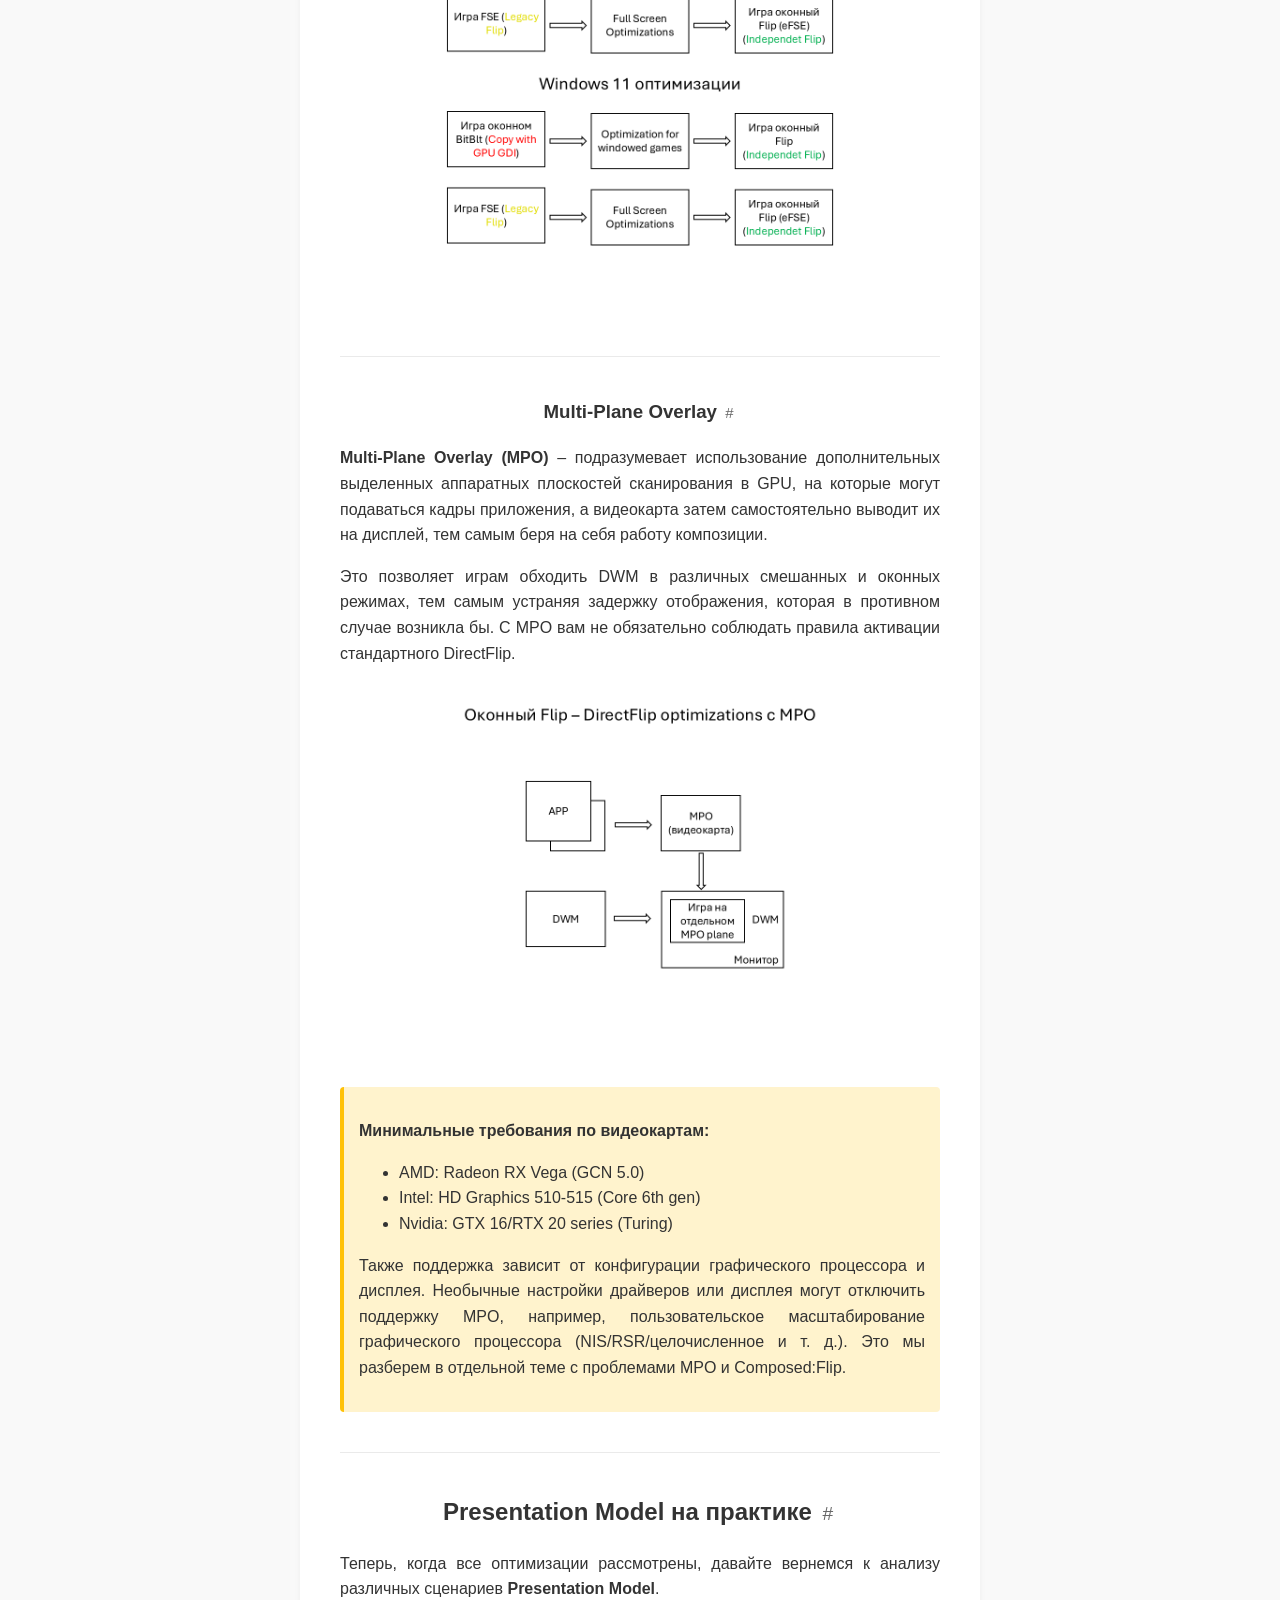
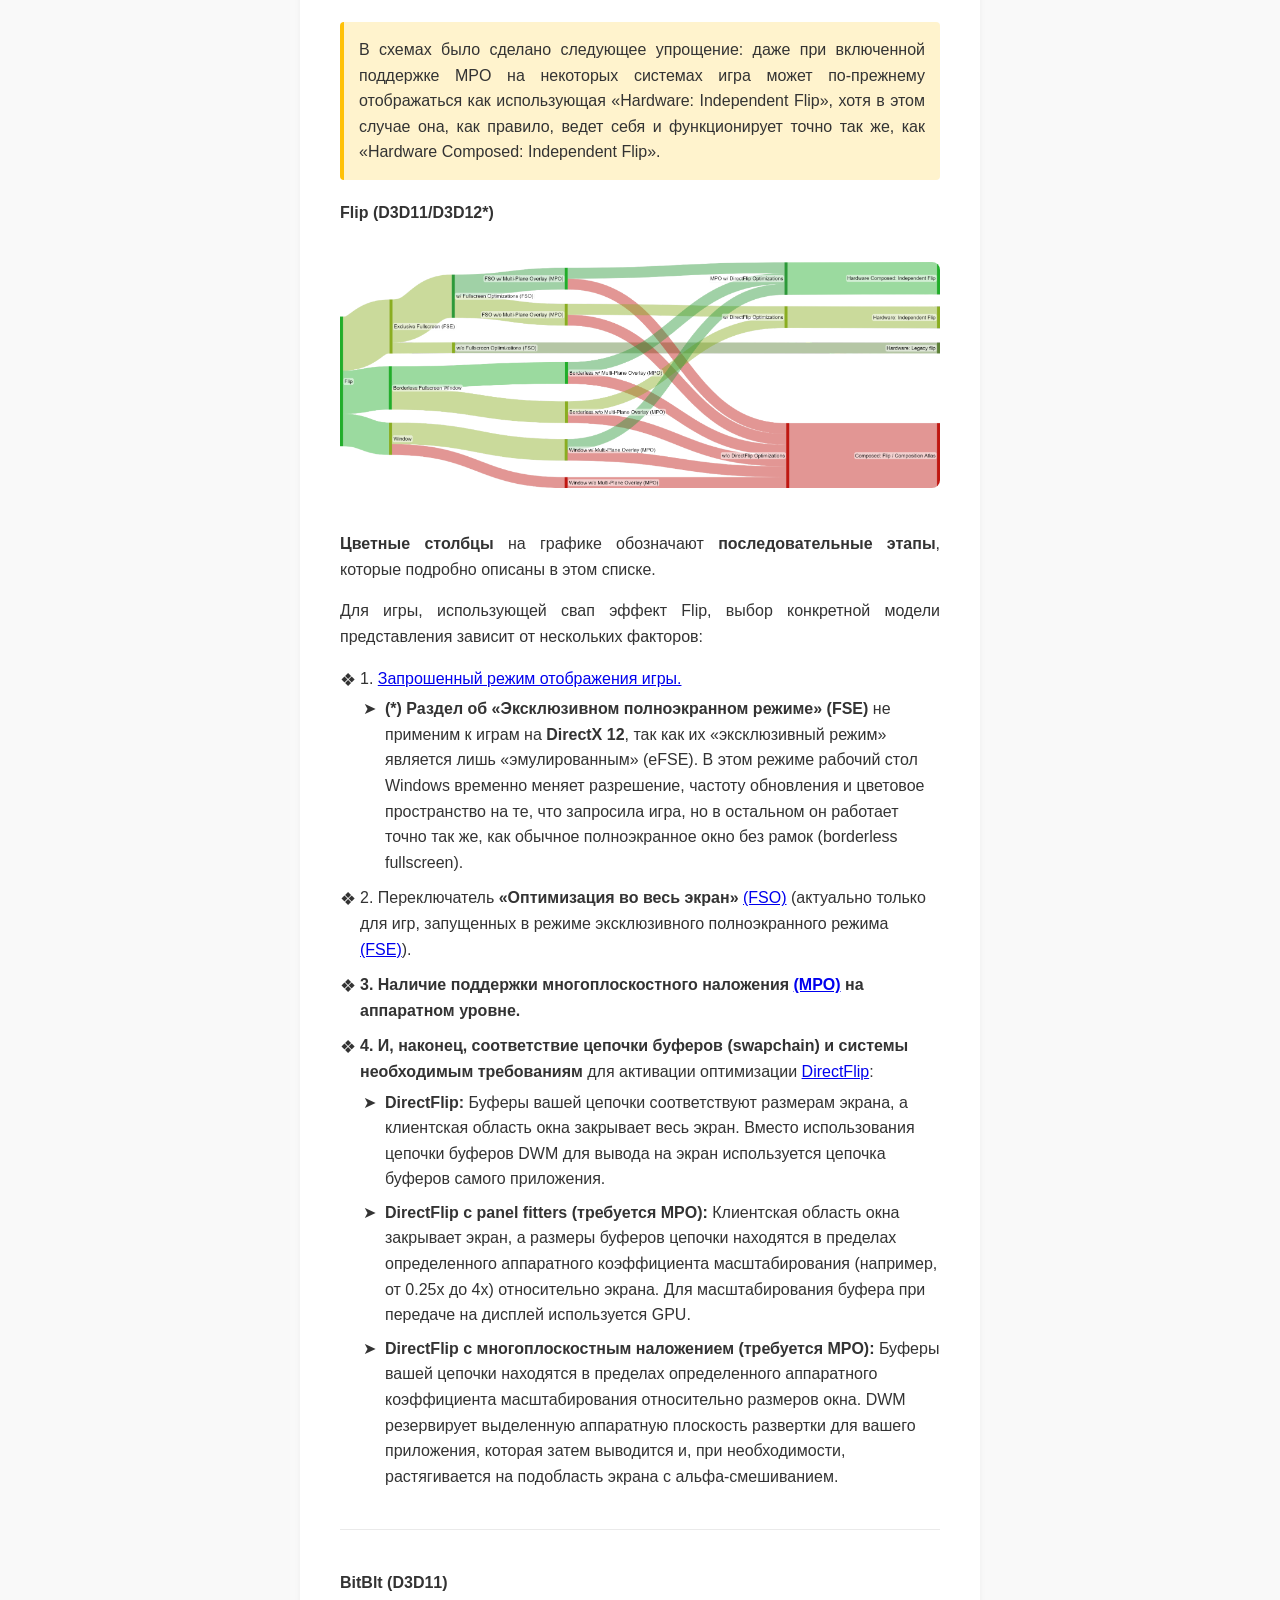
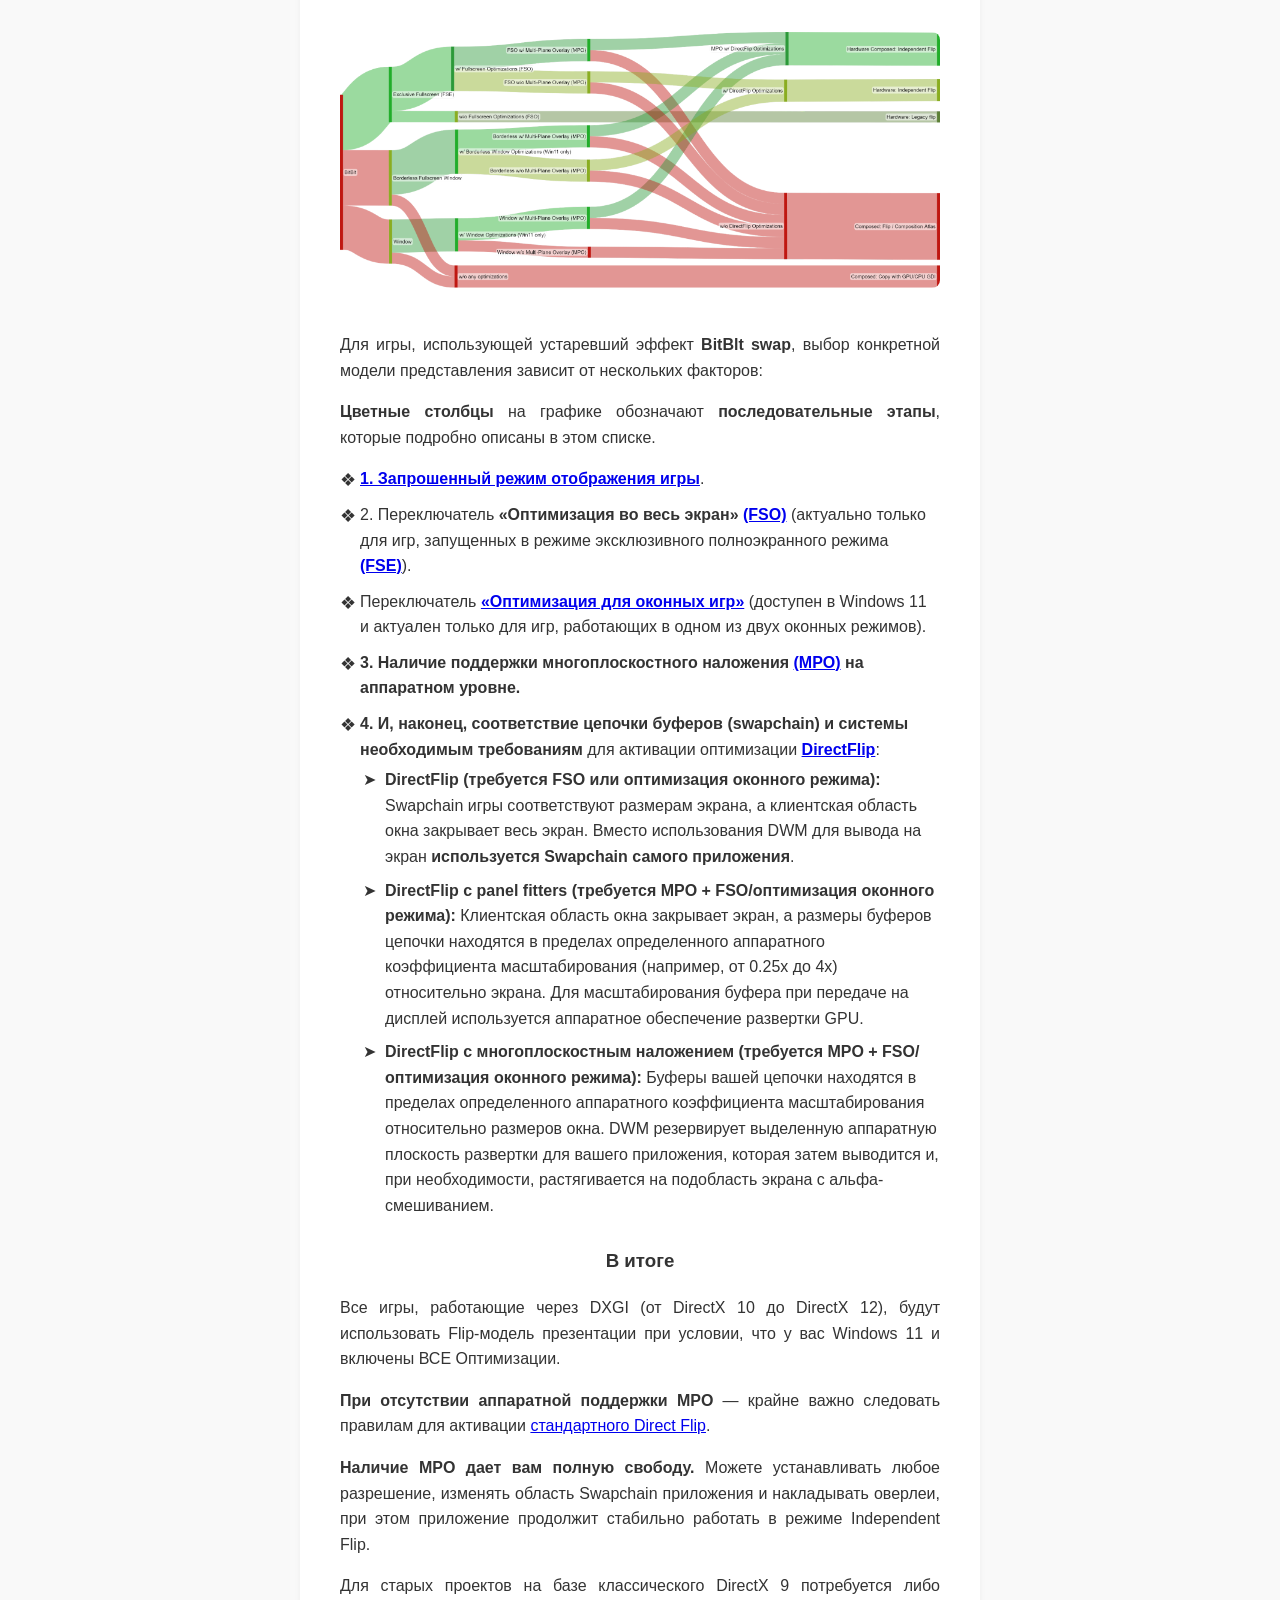
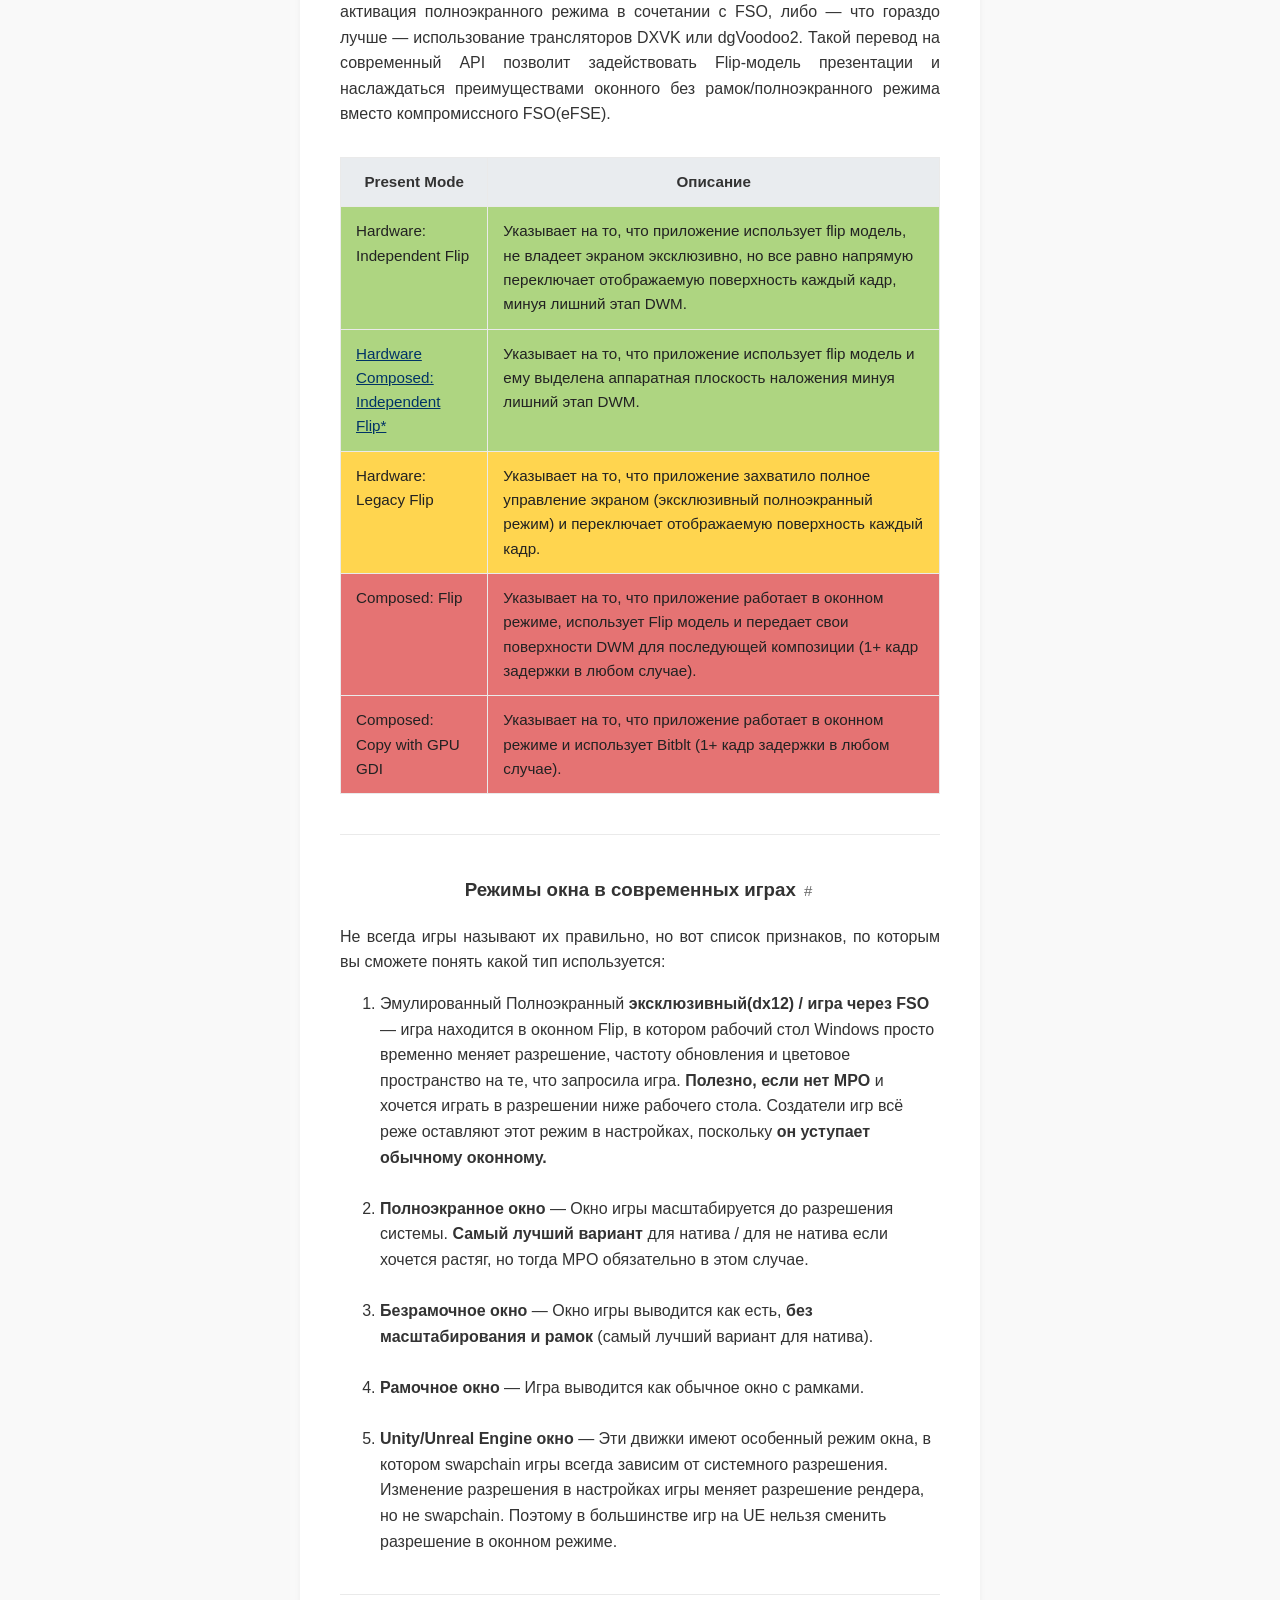
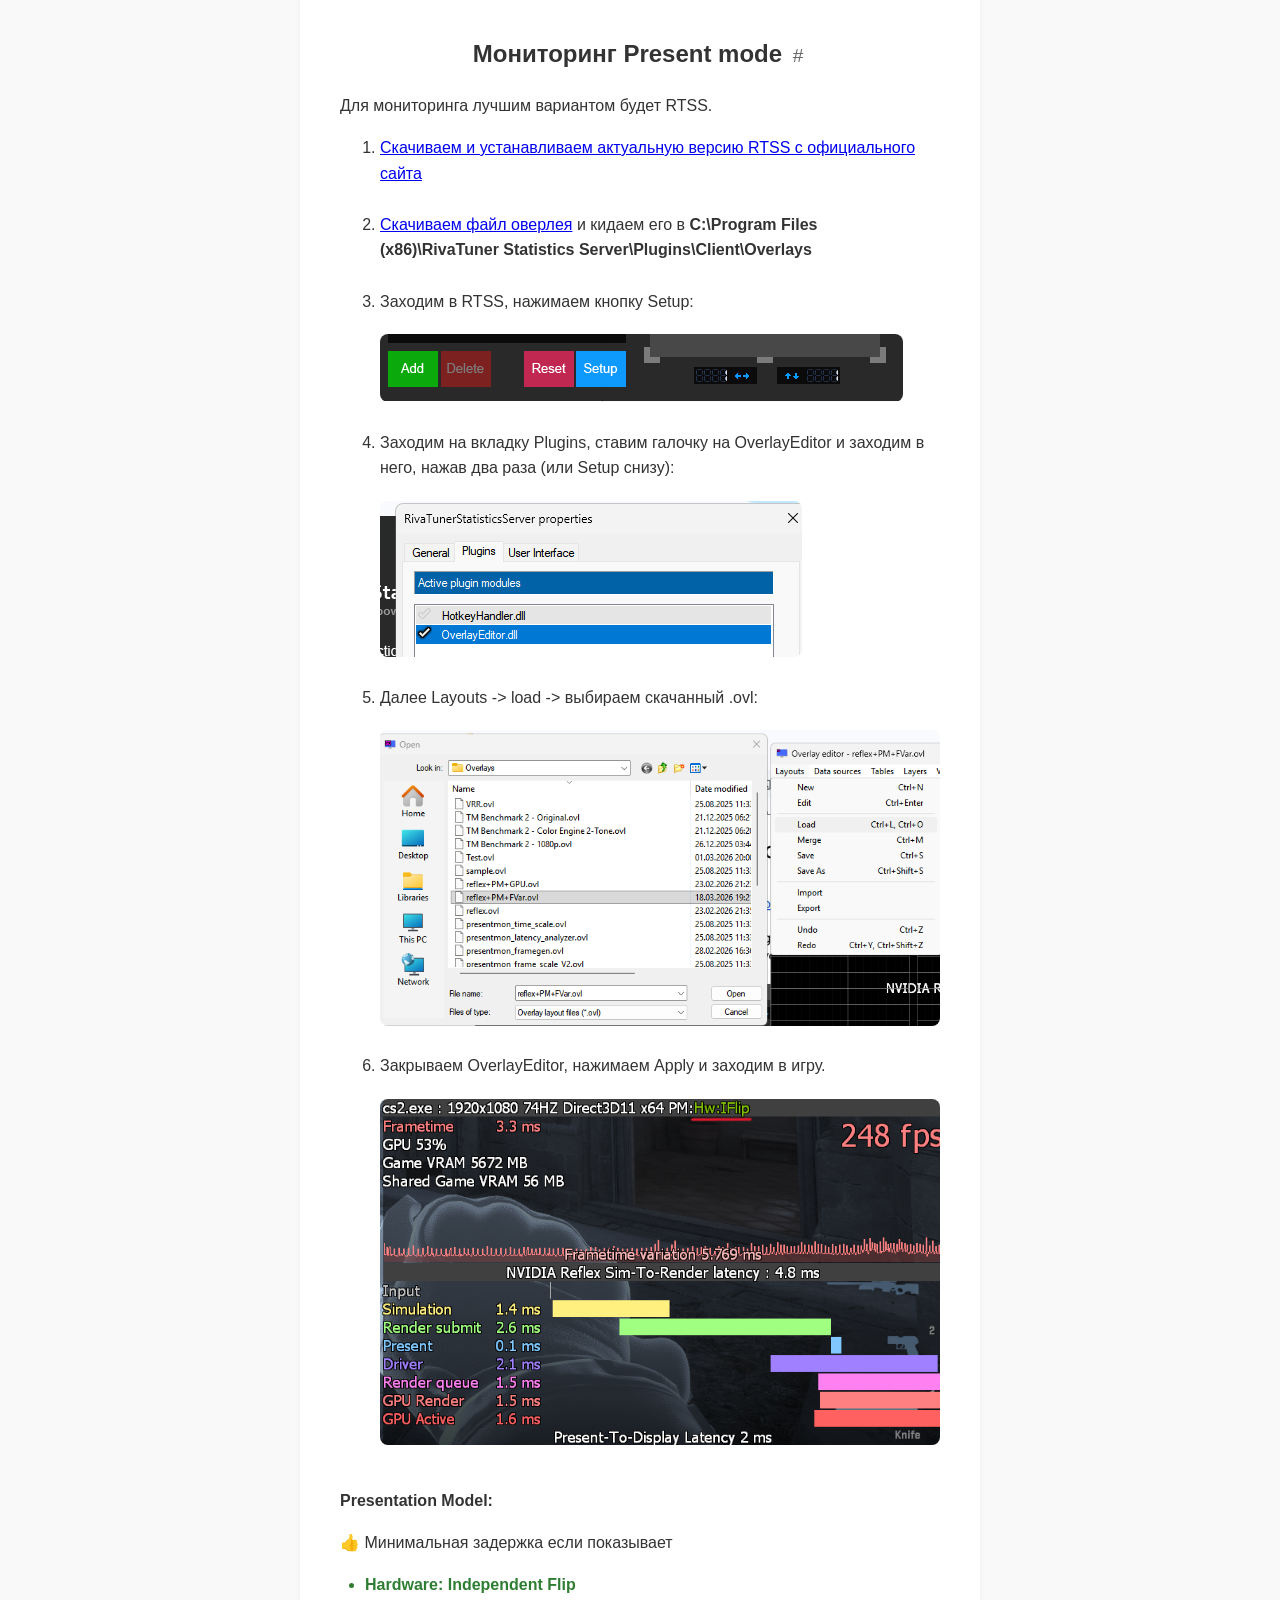
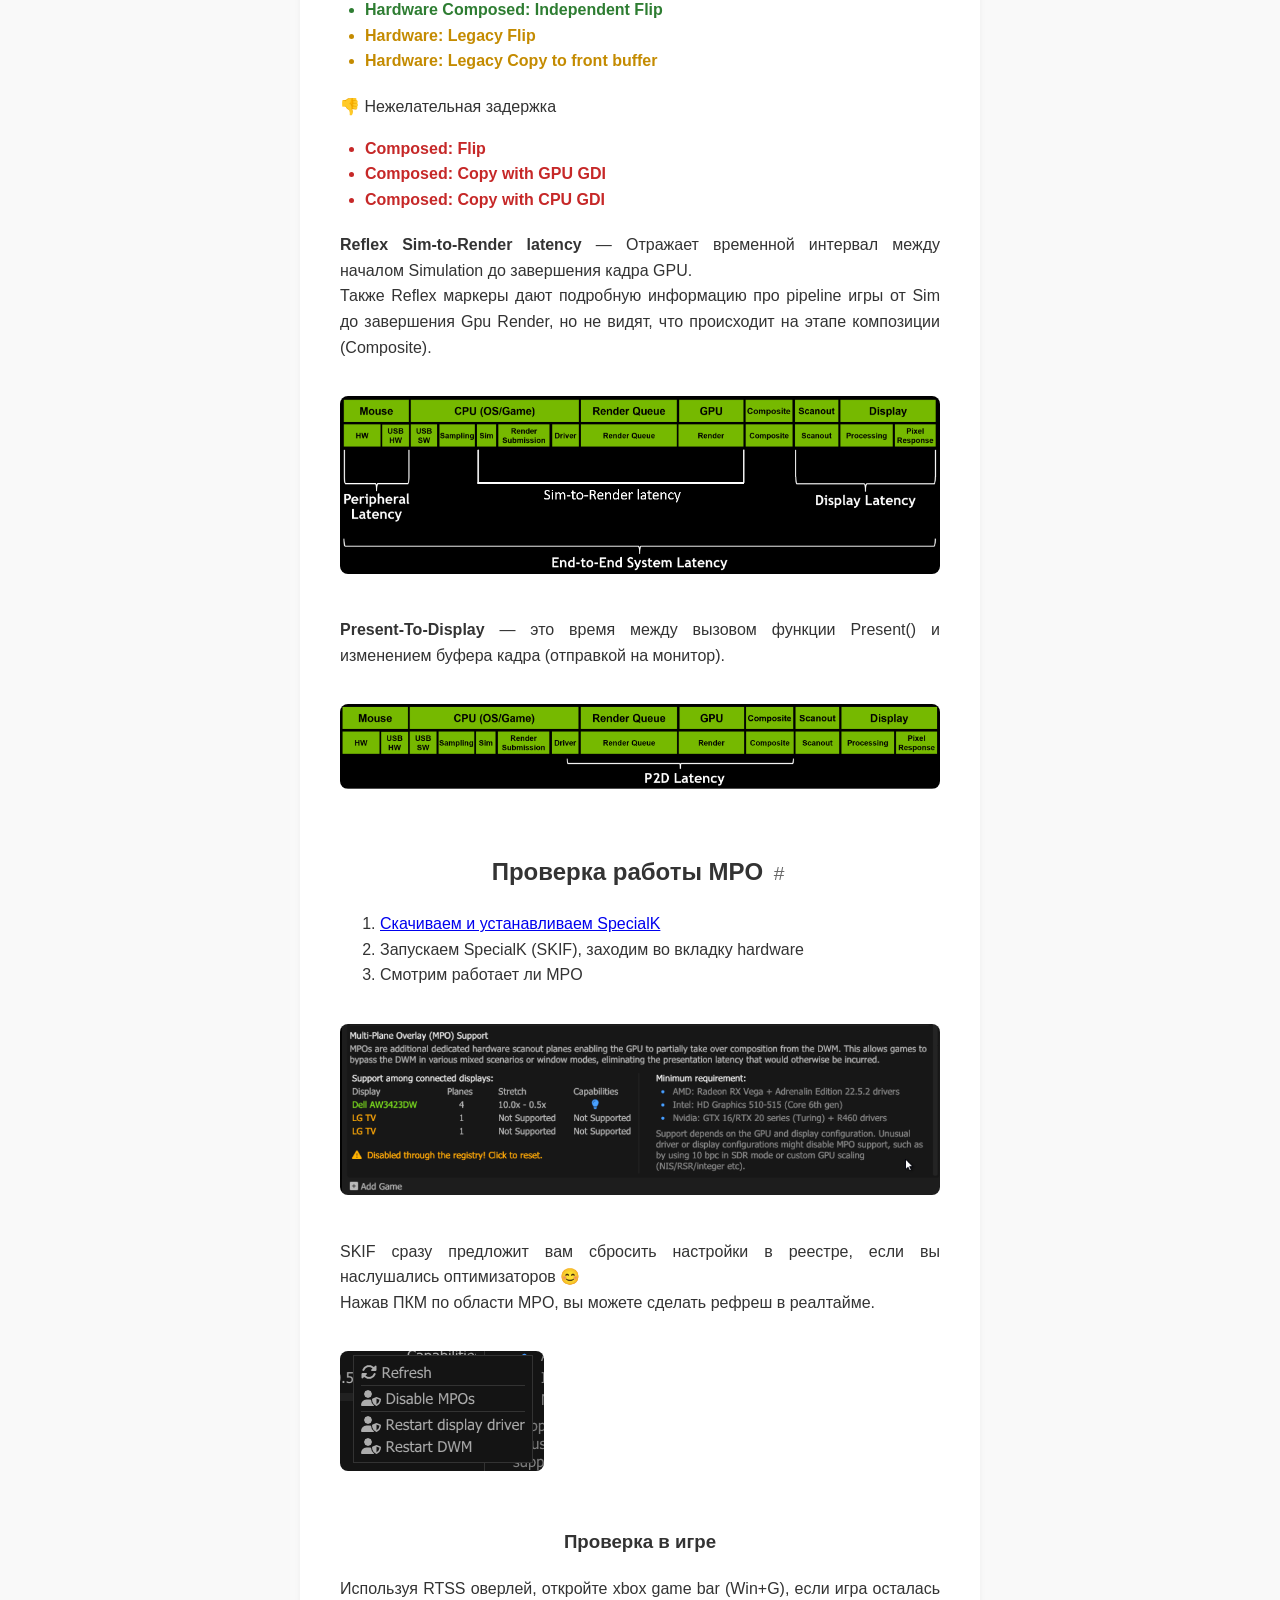
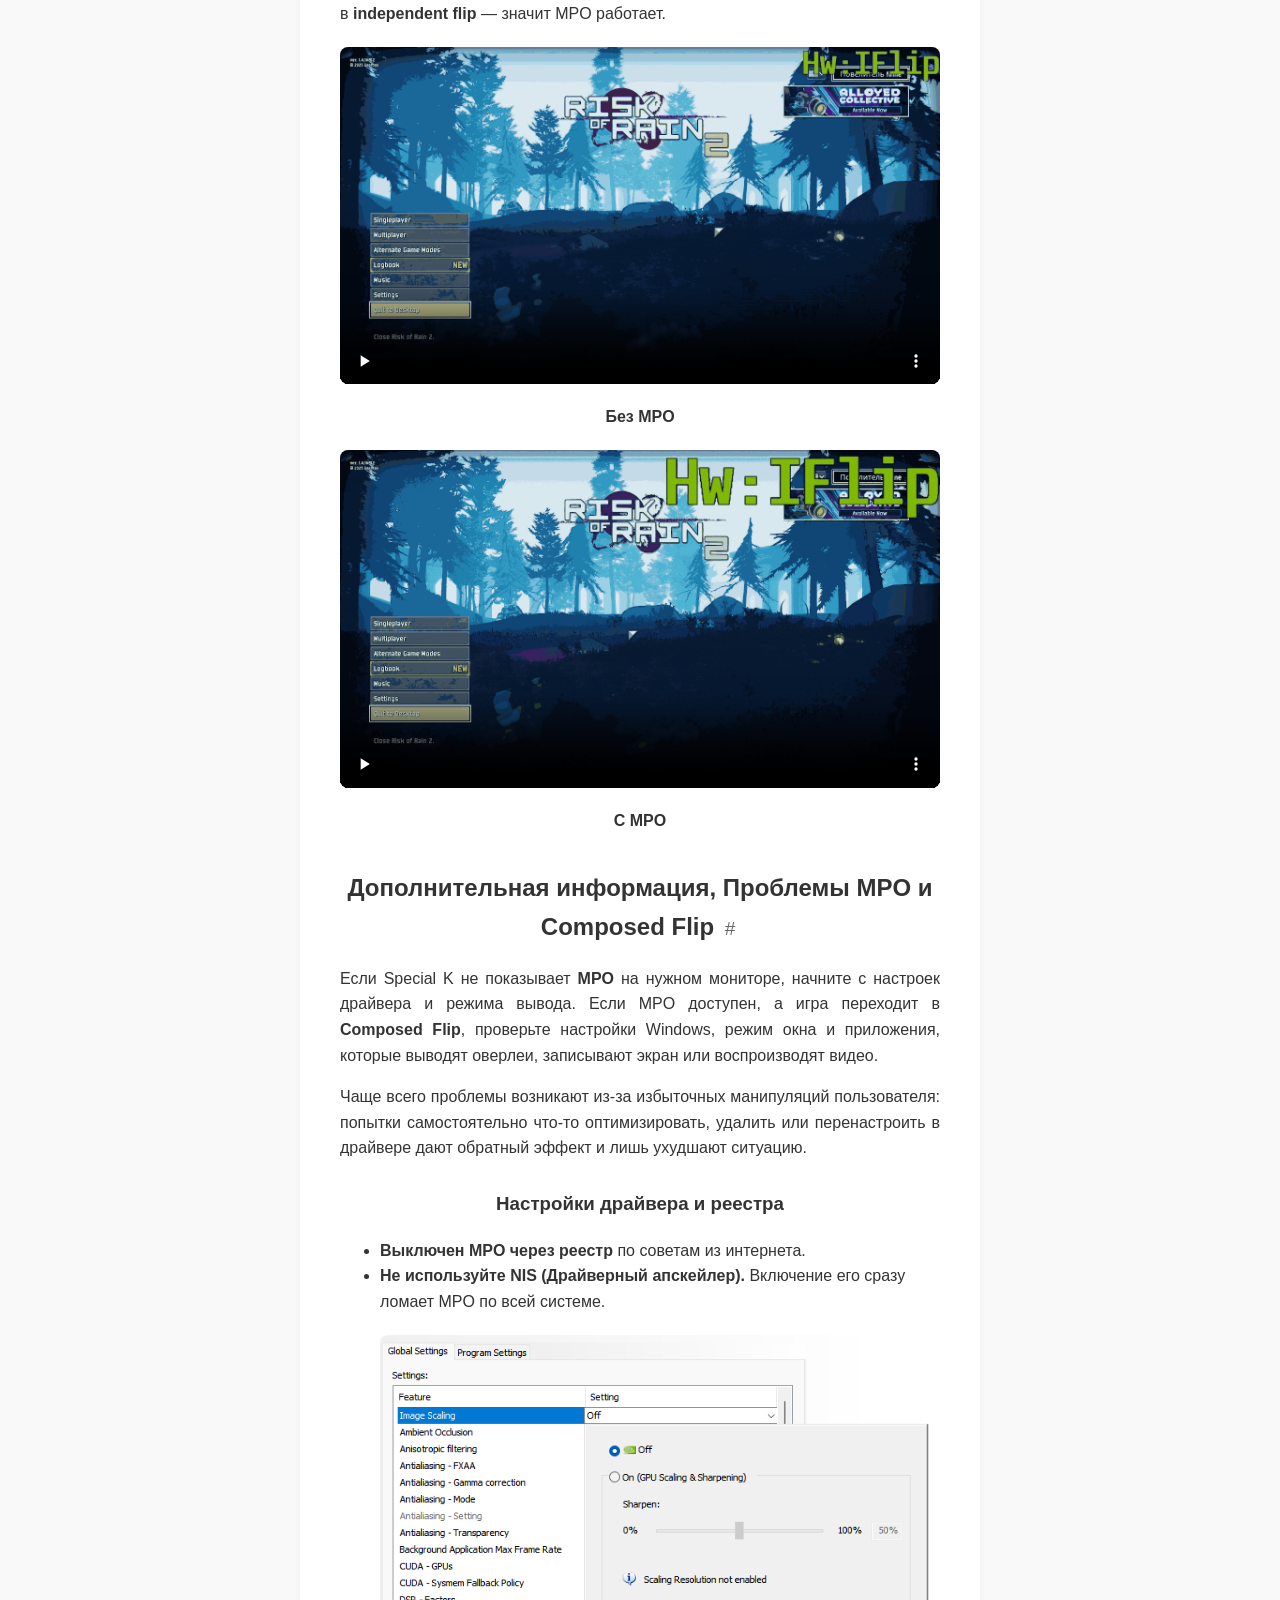
<file: presentation-model.html>
<!DOCTYPE html>
<html lang="ru">
<head>
    <meta charset="UTF-8">
    <meta name="viewport" content="width=device-width, initial-scale=1.0">
    <title>Presentation Model | Гайд</title>
    <link rel="stylesheet" href="style.css">
    <meta name="description" content="Как кадр попадает на экран: DWM, DXGI, SwapChain, Independent Flip и MPO. Теория и проверка режима презентации в игре.">
    <link rel="canonical" href="https://andrilaz.github.io/presentation-model">
    <meta property="og:type" content="article">
    <meta property="og:site_name" content="Andrilaz">
    <meta property="og:title" content="Presentation Model | Гайд">
    <meta property="og:description" content="Как кадр попадает на экран: DWM, DXGI, SwapChain, Independent Flip и MPO. Теория и проверка режима презентации в игре.">
    <meta property="og:url" content="https://andrilaz.github.io/presentation-model">
    <meta name="twitter:card" content="summary">
    <meta name="twitter:title" content="Presentation Model | Гайд">
    <meta name="twitter:description" content="Как кадр попадает на экран: DWM, DXGI, SwapChain, Independent Flip и MPO. Теория и проверка режима презентации в игре.">
    <link rel="alternate" hreflang="ru" href="https://andrilaz.github.io/presentation-model">
    <link rel="alternate" hreflang="en" href="https://andrilaz.github.io/en/presentation-model">
</head>
<body>

<div class="page-layout">
    
    <aside class="sidebar">
        <a href="index.html" class="nav-link">← На главную</a>
        <h3>Содержание</h3>
        <ul class="toc-list">
            <li><a href="#PM">Presentation Model</a></li>
            <li><a href="#History">История Presentation Model</a></li>
            <li><a href="#MPO">MPO</a></li>
            <li><a href="#PMp">Presentation Model на практике</a></li>
            <li><a href="#monitoring">Мониторинг Present mode</a></li>
            <li><a href="#check-mpo">Проверка MPO</a></li>
            <li><a href="#mpo-problems">Дополнительная информация, Проблемы MPO и Composed Flip</a></li>
            <li><a href="#interop">OpenGL и Vulkan: DXGI Interop</a></li>
            <li><a href="#dx9-wrappers">Трансляторы DirectX 9</a></li>
            <li><a href="#sources">Источники и полезные ссылки</a></li>
        </ul>
    </aside>

    <main class="content">
        <div class="header-top">
            <h1>Presentation Model в Windows</h1> 
            <div class="header-controls">
            <a href="en/presentation-model.html" class="lang-btn" lang="en" hreflang="en" aria-label="Читать эту страницу на английском">EN</a>
            <button id="theme-toggle" class="theme-btn">🌙</button>
        </div>
        </div>

        <div class="article-meta">
            <span>Автор: <strong><a href="https://t.me/Andrilazzz" target="_blank"><strong>Andrilaz</strong></a></strong> </span>
            <span class="meta-divider">•</span>
        </div>

       <h3 id="terms">Справка и основные термины</h3>
<p>Для понимания материала важно разобраться в базовых понятиях:</p>

<div class="note">
    <ul>
        <li><strong class="term">DWM (Desktop Window Manager)</strong> – композитор рабочего стола Windows. Простыми словами: DWM берет картинки всех открытых окон, накладывает их друг на друга (композиция) и отправляет итоговый результат на вывод. Главный нюанс: DWM всегда работает с вертикальной синхронизацией, что добавляет как минимум один кадр задержки, если приложение проходит через него.</li>
        <li><strong class="term">DXGI (DirectX Graphics Infrastructure)</strong> – это низкоуровневая подсистема, которая управляет перечислением адаптеров, созданием SwapChain и презентацией кадров. В <span class="v-api">DirectX 10, 11 и 12</span> именно DXGI отвечает за вывод изображения на экран. <span class="v-api">Direct3D 9 и 9Ex</span> используют собственный API презентации, а не DXGI.</li>
        <li><strong class="term">SwapChain (цепочка буферов)</strong> — это механизм, с помощью которого Direct3D приложение выстраивает последовательность отрисованных кадров для вывода на дисплей. Возможно, вы слышали о двойной или тройной буферизации, вертикальной синхронизации (V-Sync). Все это – свойства DXGI SwapChain, наряду с разрешением кадрового буфера, форматом, цветовым пространством.</li>
    </ul>
</div>
        <h1 id="PM">Presentation Model</h1>
            <p>Это определение механизма (пути) передачи отрендеренных кадров игры на дисплей.</p>
           <p>В DXGI существует четыре различных swap-эффекта, которые игра может использовать для своей цепочки буферов: Discard (Flip), Sequential (Flip), Discard (BitBlt) и Sequential (BitBlt). Окончательный выбор сценария определяется используемым приложением SwapEffect и целым рядом оптимизаций.</p>
        <img src="images/SE1.png" alt="Схема SwapEffect" width="1280" height="481" loading="lazy" decoding="async">
        <p>Звучит немного запутанно, но суть в следующем: игра может настраивать разные swap effects для своей цепочки буферов swapchain. Swap Effect определяет, как именно отрисованный кадр должен выводиться на экран с точки зрения самой игры. Однако реальная модель представления, которая будет использована по факту, зависит от множества факторов, а не только от выбранного эффекта.</p>
        
        <h2 id="History">История Presentation Model</h2>
        <h3 id="win7">Windows 7</h3>

        <p>Во времена Windows 7 основными методами были <strong>оконный BitBlt</strong> и <strong>Полноэкранный Flipping.</strong> Долгие годы среди геймеров жило золотое правило: хочешь минимальный инпут-лаг и плавность – играй только в «Эксклюзивном полном экране».</p>
        
        <p>Оконный режим был синонимом тормозов. Причина крылась в ограничениях модели BitBlt: вместо того чтобы попасть в DWM напрямую, игра использовала промежуточную поверхность для копирования кадра. Лишняя операция копирования – это лишняя нагрузка на видеопамять и заметная задержка, а еще плюсом сверху DWM добавлял кадр задержки композиции.</p>
        
        <img src="images/win7.png" alt="Схема SwapEffect Windows 7" width="1280" height="720" loading="lazy" decoding="async">
        
        <p><strong class="term">FSE (Full-Screen Exclusive):</strong> В этом режиме игра брала управление выводом на себя, полностью обходя DWM. Композитор фактически переставал отрисовывать рабочий стол для этого монитора. Это давало максимальную скорость, но лишало возможности мгновенно сворачивать игру и использовать оконные оверлеи.</p>
        
        <h3 id="win8">Революция Windows 8</h3>
        <p>С обновлением Windows 8 появился <strong>Оконный Flip</strong>. Вместо копирования кадра (как в BitBlt), система и приложения теперь просто обмениваются ссылками на области в видеопамяти. Это убрало лишнюю операцию копирования, но задержка самой композиции DWM всё еще оставалась.</p>
        <img src="images/win8.png" alt="Схема SwapEffect Windows 8" width="1280" height="720" loading="lazy" decoding="async">
        
        <h3 id="DFlip">Вершина оптимизации DirectFlip и iFlip</h3>
        <p>Итогом этих улучшений стала технология <strong>DirectFlip.</strong> Она позволяет DWM «отступить на шаг назад» и пропустить кадр игры напрямую к контроллеру дисплея, минуя этап общей композиции DWM.</p>
        <p>При удачной активации DirectFlip программа переключается в режим Independent Flip (iFlip Immediate*). Формально сохраняется оконный режим, однако по производительности и отклику это сопоставимо с классическим полноэкранным доступом (FSE).</p>
        <div class="note">
        * До Windows 10 даже после успешного прохождения DirectFlip и перехода в Independent Flip, игры не могли иметь разрывы как это было в FSE и были всегда под V-sync. Тиринг стал возможным благодаря True Immediate iFlip, который был добавлен в Windows 10.
     </div>
            <img src="images/Dflip.png" alt="Схема Dflip" width="1280" height="720" loading="lazy" decoding="async">
        <p>Для активации стандартных оптимизаций DirectFlip необходимо, чтобы swapchain игры <strong>соответствовал разрешению рабочего стола</strong> (покрывал всю область экрана) и над окном игры <strong>не располагались другие окна или оверлеи.</strong></p>
       
        <h3 id="Optimizations">Оптимизации Windows 10 и 11 для старых игр</h3>
        <p id="FSO">Первая из них: <a href="https://devblogs.microsoft.com/directx/demystifying-full-screen-optimizations/"><strong>FSO (Full-Screen Optimization)</strong></a> — функция, добавленная в Windows 10, которая выполняет очень важную задачу для пользователя: она <strong>преобразует любую игру, использующую полноэкранный эксклюзивный Flipping (FSE), в оконный Flip.</strong> Это преобразование позволяет использовать все преимущества independent flip. Ключевой особенностью работы FSO является эмуляция полноэкранного режима (eFSE), достигаемая за счет изменения системного разрешения и частоты обновления экрана в соответствии с требованиями запущенной игры. Так же может переобразовать старый D3D9 Fullscreen</p>
        <p id="WOW">Вторая: <a href="https://devblogs.microsoft.com/directx/updates-in-graphics-and-gaming/#optimizations-for-windowed-games"> <strong>Optimizations for windowed games</strong> </a> —  функция, добавленна в Windows 11 22H2, которая переводит старые игры (DirectX 10-11 ), использующие <strong>оконный BitBlt</strong>, на современный <strong>оконный Flip</strong>. Это позволяет таким играм также воспользоваться всеми преимуществами independent flip. НЕ работает на D3D9</p>
        
       <p>Следовательно, в современной Windows 11 со всеми оптимизациями модель <strong>оконного Flip</strong> применяется ко всем играм, работающим через DXGI. И если игра находится в independent flip, то она получает наилучшую производительность.</p>
        <img src="images/FSO.png" alt="FSO" width="1280" height="720" loading="lazy" decoding="async">

        <hr class="section-divider">

        <h3 id="MPO">Multi-Plane Overlay</h3>
        <p><strong>Multi-Plane Overlay (MPO)</strong> – подразумевает использование дополнительных выделенных аппаратных плоскостей сканирования в GPU, на которые могут подаваться кадры приложения, а видеокарта затем самостоятельно выводит их на дисплей, тем самым беря на себя работу композиции.</p>
        <p>Это позволяет играм обходить DWM в различных смешанных и оконных режимах, тем самым устраняя задержку отображения, которая в противном случае возникла бы. С MPO вам не обязательно соблюдать правила активации стандартного DirectFlip.</p>
        <img src="images/mpo.png" alt="MPO" width="1280" height="720" loading="lazy" decoding="async">
        
        <div class="note"> 
        <p><strong>Минимальные требования по видеокартам:</strong></p>
        <ul>
            <li> AMD: Radeon RX Vega (GCN 5.0) </li>
            <li> Intel: HD Graphics 510-515 (Core 6th gen) </li>
            <li> Nvidia: GTX 16/RTX 20 series (Turing) </li>
        </ul>
        <p>Также поддержка зависит от конфигурации графического процессора и дисплея. Необычные настройки драйверов или дисплея могут отключить поддержку MPO, например, пользовательское масштабирование графического процессора (NIS/RSR/целочисленное и т. д.). Это мы разберем в отдельной теме с проблемами MPO и Composed:Flip.</p>
        </div>
        <hr class="section-divider">
        
        <h2 id="PMp">Presentation Model на практике</h2>
        <p>Теперь, когда все оптимизации рассмотрены, давайте вернемся к анализу различных сценариев <strong>Presentation Model</strong>.</p>
        <p class="note">В схемах было сделано следующее упрощение: даже при включенной поддержке MPO на некоторых системах игра может по-прежнему отображаться как использующая «Hardware: Independent Flip», хотя в этом случае она, как правило, ведет себя и функционирует точно так же, как «Hardware Composed: Independent Flip».</p>
  
        <p><strong>Flip (D3D11/D3D12*)</strong></p>
        <img src="images/Flip.png" alt="FlipPM" width="1999" height="753" loading="lazy" decoding="async">
        
        <p><strong>Цветные столбцы</strong> на графике обозначают <strong>последовательные этапы</strong>, которые подробно описаны в этом списке.</p>

        <p>Для игры, использующей свап эффект Flip, выбор конкретной модели представления зависит от нескольких факторов:</p>

        <ul class="custom-list">
            <li>1. <a href="#WindowMode">Запрошенный режим отображения игры.</a>
            <ul>
            <li><strong>(*) Раздел об «Эксклюзивном полноэкранном режиме» (FSE)</strong> не применим к играм на <strong>DirectX 12</strong>, так как их «эксклюзивный режим» является лишь «эмулированным» (eFSE). В этом режиме рабочий стол Windows временно меняет разрешение, частоту обновления и цветовое пространство на те, что запросила игра, но в остальном он работает точно так же, как обычное полноэкранное окно без рамок (borderless fullscreen).</li>
            </ul>
                </li>
                <li>2. Переключатель <strong>«Оптимизация во весь экран»</strong> <a href="#FSO">(FSO)</a> (актуально только для игр, запущенных в режиме эксклюзивного полноэкранного режима <a href="#">(FSE)</a>).</li>
                <li><strong>3. Наличие поддержки многоплоскостного наложения <a href="#MPO">(MPO)</a> на аппаратном уровне.</strong></li>
                <li><strong>4. И, наконец, соответствие цепочки буферов (swapchain) и системы необходимым требованиям</strong> для активации оптимизации <a href="#DFlip">DirectFlip</a>:
            <ul>
                <li><strong>DirectFlip:</strong> Буферы вашей цепочки соответствуют размерам экрана, а клиентская область окна закрывает весь экран. Вместо использования цепочки буферов DWM для вывода на экран используется цепочка буферов самого приложения.</li>
                <li><strong>DirectFlip с panel fitters (требуется MPO):</strong> Клиентская область окна закрывает экран, а размеры буферов цепочки находятся в пределах определенного аппаратного коэффициента масштабирования (например, от 0.25x до 4x) относительно экрана. Для масштабирования буфера при передаче на дисплей используется GPU.</li>
             <li><strong>DirectFlip с многоплоскостным наложением (требуется MPO):</strong> Буферы вашей цепочки находятся в пределах определенного аппаратного коэффициента масштабирования относительно размеров окна. DWM резервирует выделенную аппаратную плоскость развертки для вашего приложения, которая затем выводится и, при необходимости, растягивается на подобласть экрана с альфа-смешиванием.</li>
        </ul>
    </li>
</ul>
  <hr class="section-divider">
  <p><strong>BitBlt (D3D11)</strong></p>
        <img src="images/BitBlt.png" alt="BitBlt" width="1999" height="854" loading="lazy" decoding="async">
        
    <p>Для игры, использующей устаревший эффект <strong>BitBlt swap</strong>, выбор конкретной модели представления зависит от нескольких факторов:</p>

<p><strong>Цветные столбцы</strong> на графике обозначают <strong>последовательные этапы</strong>, которые подробно описаны в этом списке.</p>

<ul class="custom-list">
    <li><a href="#WindowMode"><strong>1. Запрошенный режим отображения игры</strong></a>.</li>
    <li>2. Переключатель <strong>«Оптимизация во весь экран»</strong> <a href="#FSO"><strong>(FSO)</strong></a> (актуально только для игр, запущенных в режиме эксклюзивного полноэкранного режима <a href="#"><strong>(FSE)</strong></a>).</li>
    <li>Переключатель <a href="#WOW"><strong>«Оптимизация для оконных игр»</strong></a> (доступен в Windows 11 и актуален только для игр, работающих в одном из двух оконных режимов).</li>
    <li><strong> 3. Наличие поддержки многоплоскостного наложения <a href="#MPO">(MPO)</a> на аппаратном уровне.</strong></li>
    <li><strong>4. И, наконец, соответствие цепочки буферов (swapchain) и системы необходимым требованиям</strong> для активации оптимизации <a href="#DFlip"><strong>DirectFlip</strong></a>:
        <ul>
            <li><strong>DirectFlip (требуется FSO или оптимизация оконного режима):</strong> Swapchain игры соответствуют размерам экрана, а клиентская область окна закрывает весь экран. Вместо использования DWM для вывода на экран <strong>используется Swapchain самого приложения</strong>.</li>
            <li><strong>DirectFlip с panel fitters (требуется MPO + FSO/оптимизация оконного режима):</strong> Клиентская область окна закрывает экран, а размеры буферов цепочки находятся в пределах определенного аппаратного коэффициента масштабирования (например, от 0.25x до 4x) относительно экрана. Для масштабирования буфера при передаче на дисплей используется аппаратное обеспечение развертки GPU.</li>
            <li><strong>DirectFlip с многоплоскостным наложением (требуется MPO + FSO/оптимизация оконного режима):</strong> Буферы вашей цепочки находятся в пределах определенного аппаратного коэффициента масштабирования относительно размеров окна. DWM резервирует выделенную аппаратную плоскость развертки для вашего приложения, которая затем выводится и, при необходимости, растягивается на подобласть экрана с альфа-смешиванием.</li>
        </ul>
    </li>
</ul>

<h3>В итоге</h3>
<p>Все игры, работающие через DXGI (от DirectX 10 до DirectX 12), будут использовать Flip-модель презентации при условии, что у вас  Windows 11 и  включены  ВСЕ Оптимизации.</p>
<p><strong>При отсутствии аппаратной поддержки MPO</strong> — крайне важно следовать правилам для активации <a href="#DFlip">стандартного Direct Flip</a>.</p>
<p><strong>Наличие MPO дает вам полную свободу.</strong> Можете устанавливать любое разрешение, изменять область Swapchain приложения и накладывать оверлеи, при этом приложение продолжит стабильно работать в режиме Independent Flip.</p>
<p>Для старых проектов на базе классического DirectX 9 потребуется либо активация полноэкранного режима в сочетании с FSO, либо — что гораздо лучше — использование трансляторов DXVK или dgVoodoo2. Такой перевод на современный API позволит задействовать Flip-модель презентации и наслаждаться преимуществами оконного без рамок/полноэкранного режима вместо компромиссного FSO(eFSE).</p>
<table class="custom-table">
    <thead>
        <tr>
            <th>Present Mode</th>
            <th>Описание</th>
        </tr>
    </thead>
    <tbody>
        <tr class="row-green">
            <td>Hardware: Independent Flip</td>
            <td>Указывает на то, что приложение использует flip модель, не владеет экраном эксклюзивно, но все равно напрямую переключает отображаемую поверхность каждый кадр, минуя лишний этап DWM.</td>
        </tr>
        <tr class="row-green">
            <td><a href="#">Hardware Composed:<br>Independent Flip*</a></td>
            <td>Указывает на то, что приложение использует flip модель и ему выделена аппаратная плоскость наложения минуя лишний этап DWM.</td>
        </tr>
        <tr class="row-yellow">
            <td>Hardware: Legacy Flip</td>
            <td>Указывает на то, что приложение захватило полное управление экраном (эксклюзивный полноэкранный режим) и переключает отображаемую поверхность каждый кадр.</td>
        </tr>
        <tr class="row-red">
            <td>Composed: Flip</td>
            <td>Указывает на то, что приложение работает в оконном режиме, использует Flip модель и передает свои поверхности DWM для последующей композиции (1+ кадр задержки в любом случае).</td>
        </tr>
        <tr class="row-red">
            <td>Composed: Copy with GPU GDI</td>
            <td>Указывает на то, что приложение работает в оконном режиме и использует Bitblt (1+ кадр задержки в любом случае).</td>
        </tr>
    </tbody>
</table>
<hr class="section-divider">

<h3 id="WindowMode">Режимы окна в современных играх</h3>

<p>Не всегда игры называют их правильно, но вот список признаков, по которым вы сможете понять какой тип используется:</p>

<ol>
    <li>Эмулированный Полноэкранный <strong>эксклюзивный(dx12) / игра через FSO</strong> — игра находится в оконном Flip, в котором рабочий стол Windows просто временно меняет разрешение, частоту обновления и цветовое пространство на те, что запросила игра. <strong>Полезно, если нет MPO</strong> и хочется играть в разрешении ниже рабочего стола. Создатели игр всё реже оставляют этот режим в настройках, поскольку <strong>он уступает обычному оконному.</strong></li>
    <br>
    <li><strong>Полноэкранное окно</strong> — Окно игры масштабируется до разрешения системы. <strong>Самый лучший вариант</strong> для натива / для не натива если хочется растяг, но тогда MPO обязательно в этом случае.</li>
    <br>
    <li><strong>Безрамочное окно</strong> — Окно игры выводится как есть, <strong>без масштабирования и рамок</strong> (самый лучший вариант для натива).</li>
    <br>
    <li><strong>Рамочное окно</strong> — Игра выводится как обычное окно с рамками.</li>
    <br>
    <li><strong>Unity/Unreal Engine окно</strong> — Эти движки имеют особенный режим окна, в котором swapchain игры всегда зависим от системного разрешения. Изменение разрешения в настройках игры меняет разрешение рендера, но не swapchain. Поэтому в большинстве игр на UE нельзя сменить разрешение в оконном режиме.</li>
</ol>
<hr class="section-divider">
<h2 id="monitoring">Мониторинг Present mode</h2>

<p>Для мониторинга лучшим вариантом будет RTSS.</p>

<ol>
    <li><a href="https://www.guru3d.com/download/rtss-rivatuner-statistics-server-download/" target="_blank">Скачиваем и устанавливаем актуальную версию RTSS с официального сайта</a></li>
    
    <br>
    
    <li><a href="https://drive.google.com/drive/folders/1dGwj1RETFjVel2NSwOdF1b1RXcBTBA1d?usp=sharing">Скачиваем файл оверлея</a> и кидаем его в <strong>C:\Program Files (x86)\RivaTuner Statistics Server\Plugins\Client\Overlays</strong></li>
    
    <br>
    
    <li>Заходим в RTSS, нажимаем кнопку Setup:
        <img src="images/rtss1.png" alt="Кнопка Setup в RTSS" width="523" height="68" loading="lazy" decoding="async">
    </li>
    
    <li>Заходим на вкладку Plugins, ставим галочку на OverlayEditor и заходим в него, нажав два раза (или Setup снизу):
        <img src="images/rtss2.png" alt="Вкладка Plugins в RTSS" width="422" height="156" loading="lazy" decoding="async">
    </li>
    
    <li>Далее Layouts -> load -> выбираем скачанный .ovl:
        <img src="images/rtss3.png" alt="Загрузка файла ovl" width="800" height="422" loading="lazy" decoding="async">
    </li>
    
    <li>Закрываем OverlayEditor, нажимаем Apply и заходим в игру. 
        <img src="images/rtss4.png" alt="Overlay" width="704" height="435" loading="lazy" decoding="async">
    </li>
</ol>

<p><strong>Presentation Model:</strong></p>
<p>👍 Минимальная задержка если показывает</p>
<ul class="status-list">
    <li class="status-green"><strong>Hardware: Independent Flip</strong></li>
    <li class="status-green"><strong>Hardware Composed: Independent Flip</strong></li>
    <li class="status-yellow"><strong>Hardware: Legacy Flip</strong></li>
    <li class="status-yellow"><strong>Hardware: Legacy Copy to front buffer</strong></li>
</ul>

<p>👎 Нежелательная задержка</p>
<ul class="status-list">
    <li class="status-red"><strong>Composed: Flip</strong></li>
    <li class="status-red"><strong>Composed: Copy with GPU GDI</strong></li>
    <li class="status-red"><strong>Composed: Copy with CPU GDI</strong></li>
</ul>

<p><strong>Reflex Sim-to-Render latency</strong> — Отражает временной интервал между началом Simulation до завершения кадра GPU.<br>
Также Reflex маркеры дают подробную информацию про pipeline игры от Sim до завершения Gpu Render, но не видят, что происходит на этапе композиции (Composite).</p>

<img src="images/pcl1.png" alt="Схема Reflex Sim-to-Render latency" width="1999" height="591" loading="lazy" decoding="async">

<p><strong>Present-To-Display</strong> — это время между вызовом функции Present() и изменением буфера кадра (отправкой на монитор).</p>

<img src="images/pcl2.png" alt="Схема Present-To-Display Latency" width="1999" height="283" loading="lazy" decoding="async">
    

<h2 id="check-mpo">Проверка работы MPO</h2>
<ol>
    <li><a href="https://www.special-k.info/" target="_blank">Скачиваем и устанавливаем SpecialK</a></li>
    <li>Запускаем SpecialK (SKIF), заходим во вкладку hardware</li>
    <li>Смотрим работает ли MPO</li>
</ol>

<img src="images/skif1.png" alt="Проверка поддержки MPO в SpecialK" width="982" height="280" loading="lazy" decoding="async">

<p>SKIF сразу предложит вам сбросить настройки в реестре, если вы наслушались оптимизаторов 😊<br>
Нажав ПКМ по области MPO, вы можете сделать рефреш в реалтайме.</p>

<img src="images/skif2.png" alt="Контекстное меню MPO в SpecialK" width="204" height="120" loading="lazy" decoding="async">

<h3>Проверка в игре</h3>

<p>Используя RTSS оверлей, откройте xbox game bar (Win+G), если игра осталась в <strong>independent flip</strong> — значит MPO работает.</p>

<video controls loop muted playsinline preload="none" poster="images/MPO-poster.png" aria-label="Игра без MPO (Game Bar)">
    <source src="images/MPO.mp4" type="video/mp4">
    <a href="images/MPO.gif">Игра без MPO (Game Bar)</a>
</video>
<p style="text-align: center;"><strong>Без MPO</strong></p>

<video controls loop muted playsinline preload="none" poster="images/NoMPO-poster.png" aria-label="Игра с MPO (Game Bar)">
    <source src="images/NoMPO.mp4" type="video/mp4">
    <a href="images/NoMPO.gif">Игра с MPO (Game Bar)</a>
</video>
<p style="text-align: center;"><strong>С MPO</strong></p>

<h2 id="mpo-problems">Дополнительная информация, Проблемы MPO и Composed Flip</h2>

<p>Если Special K не показывает <strong>MPO</strong> на нужном мониторе, начните с настроек драйвера и режима вывода. Если MPO доступен, а игра переходит в <strong>Composed Flip</strong>, проверьте настройки Windows, режим окна и приложения, которые выводят оверлеи, записывают экран или воспроизводят видео.</p>

<p>Чаще всего проблемы возникают из-за избыточных манипуляций пользователя: попытки самостоятельно что-то оптимизировать, удалить или перенастроить в драйвере дают обратный эффект и лишь ухудшают ситуацию.</p>

<h3>Настройки драйвера и реестра</h3>

<ul>
    <li><strong>Выключен MPO через реестр</strong> по советам из интернета.</li>

    <li><strong>Не используйте NIS (Драйверный апскейлер).</strong> Включение его сразу ломает MPO по всей системе.
        <br>
        <img src="images/nvcp2.png" alt="Настройки NIS" width="667" height="412" loading="lazy" decoding="async">
    </li>

    <li><strong>Не трогайте вкладку Adjust Desktop Size and Position без надобности.</strong> Изменение тут может сломать работу MPO.
        <br>
        <img src="images/nvcp1.png" alt="Настройки по умолчанию" width="576" height="531" loading="lazy" decoding="async">
        <br><em>Настройки по умолчанию</em>
    </li>
</ul>

<h4 id="dldsr">(DL)DSR</h4>
<p>Поскольку (DL)DSR отключает MPO, крайне важно строго соблюдать правила стандартного DirectFlip.</p>
<p>Чтобы избежать режима composed:flip, обязательно устанавливайте (DL)DSR-разрешение в настройках Windows до запуска игры.</p>

<h3>Мониторы и режим вывода</h3>

<ul>
    <li><strong>MPO на нескольких мониторах.</strong>
        <ul>
            <li><strong>GeForce RTX 50 (Blackwell).</strong> Начиная с драйверов R610, MPO поддерживается на всех мониторах в мультимониторной конфигурации. Если обновлялись поверх драйвера ветки 5xx, выполните чистую переустановку с помощью DDU. Используйте актуальную сборку Windows 11.</li>
            <li>
                <p><strong>GeForce GTX 16 и RTX 20/30/40.</strong> При мультимониторной конфигурации драйвер по умолчанию выделяет все четыре плоскости MPO одному дисплею. Из-за этого основной монитор может остаться без MPO.</p>
                <img src="images/skif3.png" alt="MPO на нескольких мониторах" width="392" height="100" loading="lazy" decoding="async">
                <p>Чтобы вернуть MPO на основной монитор, назначьте его основным в панели управления NVIDIA (NVCP) или NVIDIA App. Если он уже основной, временно назначьте основным другой дисплей, затем переключитесь обратно.</p>
                <img src="images/nvcp3.png" alt="Сделать дисплей основным в NVCP" width="1223" height="1002" loading="lazy" decoding="async">
                <p><strong>Экспериментальный способ.</strong> Через реестр можно попробовать выделить по две плоскости MPO каждому из двух мониторов. Применяйте этот способ только с двумя активными мониторами на видеокарте NVIDIA. При трёх и более MPO может отключиться на всех дисплеях.</p>
                <ol>
                    <li>Откройте редактор реестра (<code>regedit</code>) и перейдите в подраздел вашей видеокарты NVIDIA.<br>
                        <code>Computer\HKEY_LOCAL_MACHINE\SYSTEM\CurrentControlSet\Control\Class\{4d36e968-e325-11ce-bfc1-08002be10318}\0000</code><br>
                        Номер <code>0000</code> приведён для примера. Если он другой, найдите нужный подраздел по модели видеокарты в параметре <code>DriverDesc</code>.
                    </li>
                    <li>Создайте параметр <strong>DWORD (32 бита)</strong> с именем <code>MaxExposedPlanesPerSource</code> и значением <code>2</code>.</li>
                    <li>Перезагрузите систему. Обязательно проверьте на обоих мониторах число плоскостей MPO в Special K и Present Mode в игре.</li>
                </ol>
            </li>
        </ul>
    </li>

    <li>
        <p><strong>DSC и лимит Pixel Clock.</strong> Если пиксельная частота выбранного режима превышает лимит одного дисплейного блока NVIDIA (single-head pixel clock limit), при DSC один монитор может занять два блока. В таком режиме MPO может стать недоступным.</p>
        <p>Чтобы узнать Pixel Clock, выберите разрешение, частоту обновления и тайминги в <a href="dsc.html#calculator-title">калькуляторе</a> и сравните результат с лимитом для вашей серии.</p>
        <p><strong>Ориентиры для одного дисплейного блока NVIDIA</strong></p>
        <ul>
            <li>GTX 16 — 1330 МГц</li>
            <li>RTX 20 — 1330 МГц</li>
            <li>RTX 30 — 1335 МГц</li>
            <li>RTX 40 — 1350 МГц</li>
            <li>RTX 50 — 1620 МГц</li>
        </ul>
    </li>

    <li><strong>10-bit в SDR</strong> ломает MPO, если вы на старой винде. Это было исправлено в Win 11 24H2 и актуальных драйверах Nvidia.</li>

    <li><strong>Ноутбуки с MUX-Switch.</strong> При переключении в режим дискретной графики (dGpu only) на <strong>некоторых</strong> ноутбках теряется поддержка MPO.</li>
</ul>

<h3>Настройки Windows и поведение игры</h3>

<ul>
    <li><strong>Выключение FSO и Optimizations for windowed games.</strong> Категорически не рекомендуется этого делать! Отключив их, вы навсегда заблокируете старым играм путь к Flip-модели.</li>

    <li><strong>Игровой режим Windows отключён или игра не распознана.</strong> Игровой режим появился в Windows 10 и срабатывает, когда система распознаёт игру.
        <ul>
            <li>Повышает приоритет игры, пока её окно в фокусе.</li>
            <li>Применяет Auto HDR к совместимым DXGI-играм.</li>
            <li>Применяет оптимизации для VRR и MPO в играх, которые используют Flip Model. Также является активатором <a href="#WOW">Optimizations for windowed games</a>.</li>
            <li>На время игры откладывает Windows Update, скрывает запросы на перезагрузку и может приглушать другие уведомления.</li>
            <li>Может приостановить индексацию файлов, если в настройках поиска включено «Учитывать параметры режима питания устройства» (Respect Device Power Mode Settings).</li>
            <li><strong>Активирует игровой режим питания при схеме «Сбалансированная» (Balanced).</strong> (Убедитесь, что в классической Панели управления в разделе «Электропитание» выбрана схема «Сбалансированная».) <em>Power plan</em> — классическая схема электропитания. Более новый <em>Power mode</em> выбирается в Windows 11 через «Параметры → Система → Питание и батарея».</li>
            <li>На поддерживаемых AMD Ryzen, включая некоторые Ryzen X3D, оптимизирует планирование нагрузки на ядра.</li>
        </ul>
        <img src="images/game1.png" alt="Игровой режим Windows" width="1068" height="168" loading="lazy" decoding="async">
        <p>Если Windows не распознала игру, нажмите <kbd>Win+G</kbd> и включите в настройках Xbox Game Bar пункт «Запомнить, что это игра» (Remember this is a game).</p>
        <img src="images/game2.png" alt="Настройка Remember this is a game в Xbox Game Bar" width="332" height="626" loading="lazy" decoding="async">
    </li>

    <li><strong>Для старых проектов, которые используют в нативе BitBlt,</strong> переключение режима окна провоцирует переход в <strong>Composed Flip</strong>, поскольку такие приложения не передают resizebuffers в процессе смены. Вам нужно перезайти в игру или изменить разрешение туда-обратно.</li>
</ul>

<h3>Оверлеи, захват и видео</h3>

<ul>
    <li><strong>Оверлей Discord</strong> ломает MPO и VRR.</li>

    <li><strong>Оверлей overwolf</strong> может вызвать Composed Flip, если у вас нет MPO.</li>

    <li><strong>Надпись активации Windows</strong> работает как оверлей и вызывает Composed Flip, если нет MPO.</li>

    <li><strong>Запись и мгновенный повтор</strong> Nvidia APP/AMD Adrenaline с галочкой "Запись рабочего стола" ломает работу MPO.</li>

    <li><strong>Запись способом WGC</strong> вызывает composed flip если нет MPO.</li>

    <li><strong>RTX Video Super Resolution и RTX Video HDR</strong> отключает MPO когда проигрывается видео/запущен браузер.</li>

    <li><strong>Проигрывание 4К видео</strong> в браузере на некоторых системах может сломать MPO.</li>
</ul>

<h2 id="interop">OpenGL и Vulkan: DXGI Interop</h2>
<p>Нативно в Windows для OpenGL и Vulkan игр есть два пути — Полноэкранный режим в FSE (Hardware: Legacy Flip) и Оконный режим в BitBlt (Composed: Copy with GPU GDI). То есть эти игры не работают через подсистему DXGI напрямую.</p>

<h3 id="nv-interop">Nvidia Driver Interop (Layered on DXGI Swapchain)</h3>
<p>Для того чтоб перевести Vulkan или OpenGL игру зайдите в <strong>профиль игры</strong> в NVAPP/NVCP и выберите <strong>Vulkan/OpenGL Present Method: Prefer layered on DXGI Swapchain</strong>.</p>

<img src="images/nvappdxgi.png" alt="Vulkan/OpenGL Present Method: Prefer layered on DXGI Swapchain в NVAPP" width="752" height="300" loading="lazy" decoding="async">

<div class="note">
    <strong>Предупреждение:</strong> Не трогайте эту настройку в глобальном профиле (Global)! Включайте её строго в индивидуальном <strong>профиле конкретной игры</strong>.
</div>

<h3 id="sk-interop">Special K Interop (только для OpenGL)</h3>
<p>Из-за того, что встроенный interop от Nvidia имеет очень большой оверхед для GPU в OpenGL (например, в Minecraft с тяжёлыми шейдерами просадка производительности может быть более чем в два раза), для OpenGL я советую использовать <strong>Special K</strong>.</p>

<p>Всё, что вам нужно — это добавить исполняемый <code>.exe</code> игры в его лаунчер (SKIF) и запустить игру через него. Special K сам внедрится в неё и настроит DXGI Swapchain автоматически.</p>

<p>Если SpecialK внедрился, в его панели управления вы увидите <strong>OpenGL-IK</strong>. Это означает, что работает именно interop от SpecialK.</p>

<img src="images/SKOGL.png" alt="OpenGL-IK в панели управления Special K" width="860" height="170" loading="lazy" decoding="async">

<hr class="section-divider">

<h2 id="dx9-wrappers">Трансляторы DirectX 9 (dgVoodoo2 и DXVK)</h2>
<p>Для старых проектов на базе классического DirectX 9 нативная современная Flip-модель недоступна. Перевод на современный API позволяет задействовать DXGI SwapChain и получить преимущества оконного без рамок / полноэкранного режима.</p>

<h3 id="dgvoodoo">dgVoodoo2</h3>
<p><strong>dgVoodoo2</strong> — транслятор устаревших графических API (DirectDraw, Direct3D 1–9 и Glide) в <strong>Direct3D 11/12</strong>. Он переводит старые игры на современный DXGI Swapchain, что позволяет использовать преимущества оконного режима без рамок и задействовать Flip-модель презентации.</p>

<ol>
    <li><a href="https://dege.freeweb.hu/dgVoodoo2/dgVoodoo2/" target="_blank">Скачиваем архив dgVoodoo2</a> с официального сайта разработчика.</li>
    
    <br>
    
    <li>Распаковываем архив и копируем файл контрольной панели <code>dgVoodooCpl.exe</code> и файл настроек <code>dgVoodoo.conf</code> в корень игры (рядом с основным <code>.exe</code> файлом).</li>
    
    <br>
    
    <li>Определяем разрядность игры (подавляющее большинство старых игр на DirectX 9 — 32-битные, т.е. <strong>x86</strong>).
        <ul class="custom-list">
            <li>Заходим в папку <code>MS/x86/</code> внутри скачанного архива (или <code>MS/x64/</code>, если игра 64-битная).</li>
            <li>Копируем библиотеку <code>D3D9.dll</code> (для игр на DirectX 9) или <code>D3D8.dll</code> (для DirectX 8) в корень игры рядом с <code>.exe</code> файлом.</li>
        </ul>
    </li>
    
    <br>
    
    <li>Заходим в игру и проверяем результат через <strong>RTSS</strong>:
        <ul class="custom-list">
            <li>В строке API вместо старого D3D9 будет отображаться <strong>D3D11</strong>.</li>
            <li>Presentation Model переключится в <strong>Hardware: Independent Flip</strong>.</li>
            <li>В правом нижнем углу экрана появится водяной знак (ватермарка) dgVoodoo — признак успешного перехвата рендера.</li>
        </ul>
    </li>
    
    <br>
    
    <li><strong>Как убрать ватермарку:</strong> открываем <code>dgVoodooCpl.exe</code> в папке с игрой, переходим на вкладку <strong>DirectX</strong>, снимаем галочку с пункта <strong>dgVoodoo Watermark</strong> и нажимаем <strong>Apply</strong>.</li>
</ol>

<h3 id="dxvk">DXVK (включая настройку через NPI для DXGI)</h3>
<p><strong>DXVK</strong> транслирует вызовы DirectX 9 в современный Vulkan. Чтобы вывод кадра работал через современный <strong>DXGI Flip Model</strong>, настраиваем драйвер Nvidia через NPI.</p>

<ol>
    <li><a href="https://github.com/doitsujin/dxvk/releases" target="_blank">Скачиваем архив DXVK</a> с GitHub.</li>
    
    <br>
    
    <li>Копируем <code>d3d9.dll</code> из папки <code>x32/</code> (или <code>x64/</code>) в корень игры рядом с <code>.exe</code> файлом.</li>
    
    <br>
    
    <li>Открываем <a href="https://github.com/Orbmu2k/nvidiaProfileInspector/releases" target="_blank"><strong>Nvidia Profile Inspector (NPI)</strong></a>, находим профиль игры и в разделе <strong>02 - Sync and Refresh</strong> выставляем два параметра:
        <ul class="custom-list">
            <li><strong>Vulkan/OpenGL present method:</strong> <code>0x00000001 (Prefer layered on DXGI Swapchain)</code></li>
            <li><strong>Vulkan/OpenGL present method: Flags:</strong> <code>Treat DXVK as Native</code></li>
        </ul>
        <img src="images/NPIDXVK.png" alt="Настройки Vulkan/OpenGL present method в Nvidia Profile Inspector" width="1018" height="110" loading="lazy" decoding="async">
        Нажимаем <strong>Apply changes</strong>.
    </li>
    
    <br>
    
    <li>Заходим в игру и проверяем в <strong>RTSS</strong>: API будет <strong>Vulkan</strong>, а Present Mode переключится в <strong>Hardware: Independent Flip</strong>.</li>
</ol>

<div class="note">
    <p><strong>Что делать, если игра упорно игнорирует d3d9.dll:</strong></p>
    <p>Некоторые игры жёстко загружают DirectX напрямую из <code>System32</code>, игнорируя файлы в собственной папке. Чтобы принудительно заставить Windows подгрузить локальный DXVK:</p>
    <ol>
        <li>Создайте в папке игры пустой файл с расширением <code>.local</code> (например, для <code>game.exe</code> создаём файл <code>game.exe.local</code>).</li>
        <li>В реестре по пути:<br>
            <code>HKLM\SOFTWARE\Microsoft\Windows NT\CurrentVersion\Image File Execution Options\</code><br>
            создайте подраздел с точным именем экзешника (например, <code>game.exe</code>).</li>
        <li>Внутри создайте параметр <strong>DWORD (32 бита)</strong> с именем <code>DevOverrideEnable</code> и значением <code>1</code>.</li>
    </ol>
</div>

<h2 id="sources">📚 Источники и полезные ссылки</h2>
        <ul class="custom-list">
            <li><a href="https://devblogs.microsoft.com/directx/dxgi-flip-model/" target="_blank">DirectX Developer Blog: For best performance, use DXGI flip model</a></li>
            <li><a href="https://wiki.special-k.info/Presentation_Model" target="_blank">Special K Wiki - Presentation Model</a></li>
            <li><a href="https://youtu.be/E3wTajGZOsA?si=eqIk2Slkfg7SrZbm" target="_blank">DirectX 12: Presentation Modes In Windows 10</a></li>
            <li><a href="https://wiki.special-k.info/en/SwapChain" target="_blank">SwapChain Science | Special K - The Official Wiki</a></li>
            <li><a href="https://walbourn.github.io/care-and-feeding-of-modern-swap-chains-3/" target="_blank">The Care and Feeding of Modern Swap Chains (part 3) | Games for Windows and the DirectX SDK blog</a></li>
            <li><a href="https://github.com/Orbmu2k/nvidiaProfileInspector/releases" target="_blank">Nvidia Profile Inspector Releases (GitHub)</a></li>
            </ul>

        <hr class="article-divider">
        <div class="article-footer note">
            <p><strong>Гайд пригодился?</strong> Подписывайтесь на мой <a href="https://t.me/Andrilazzz" target="_blank" rel="noopener noreferrer">Telegram-канал Andrilaz</a>.</p>
        </div>

</main>

</div>

<div id="imgModal" class="image-modal">
    <span class="close-modal">&times;</span>
    <img class="modal-content" id="zoomedImg">
</div>

<script src="script.js"></script>

</body>
</html>
</file>
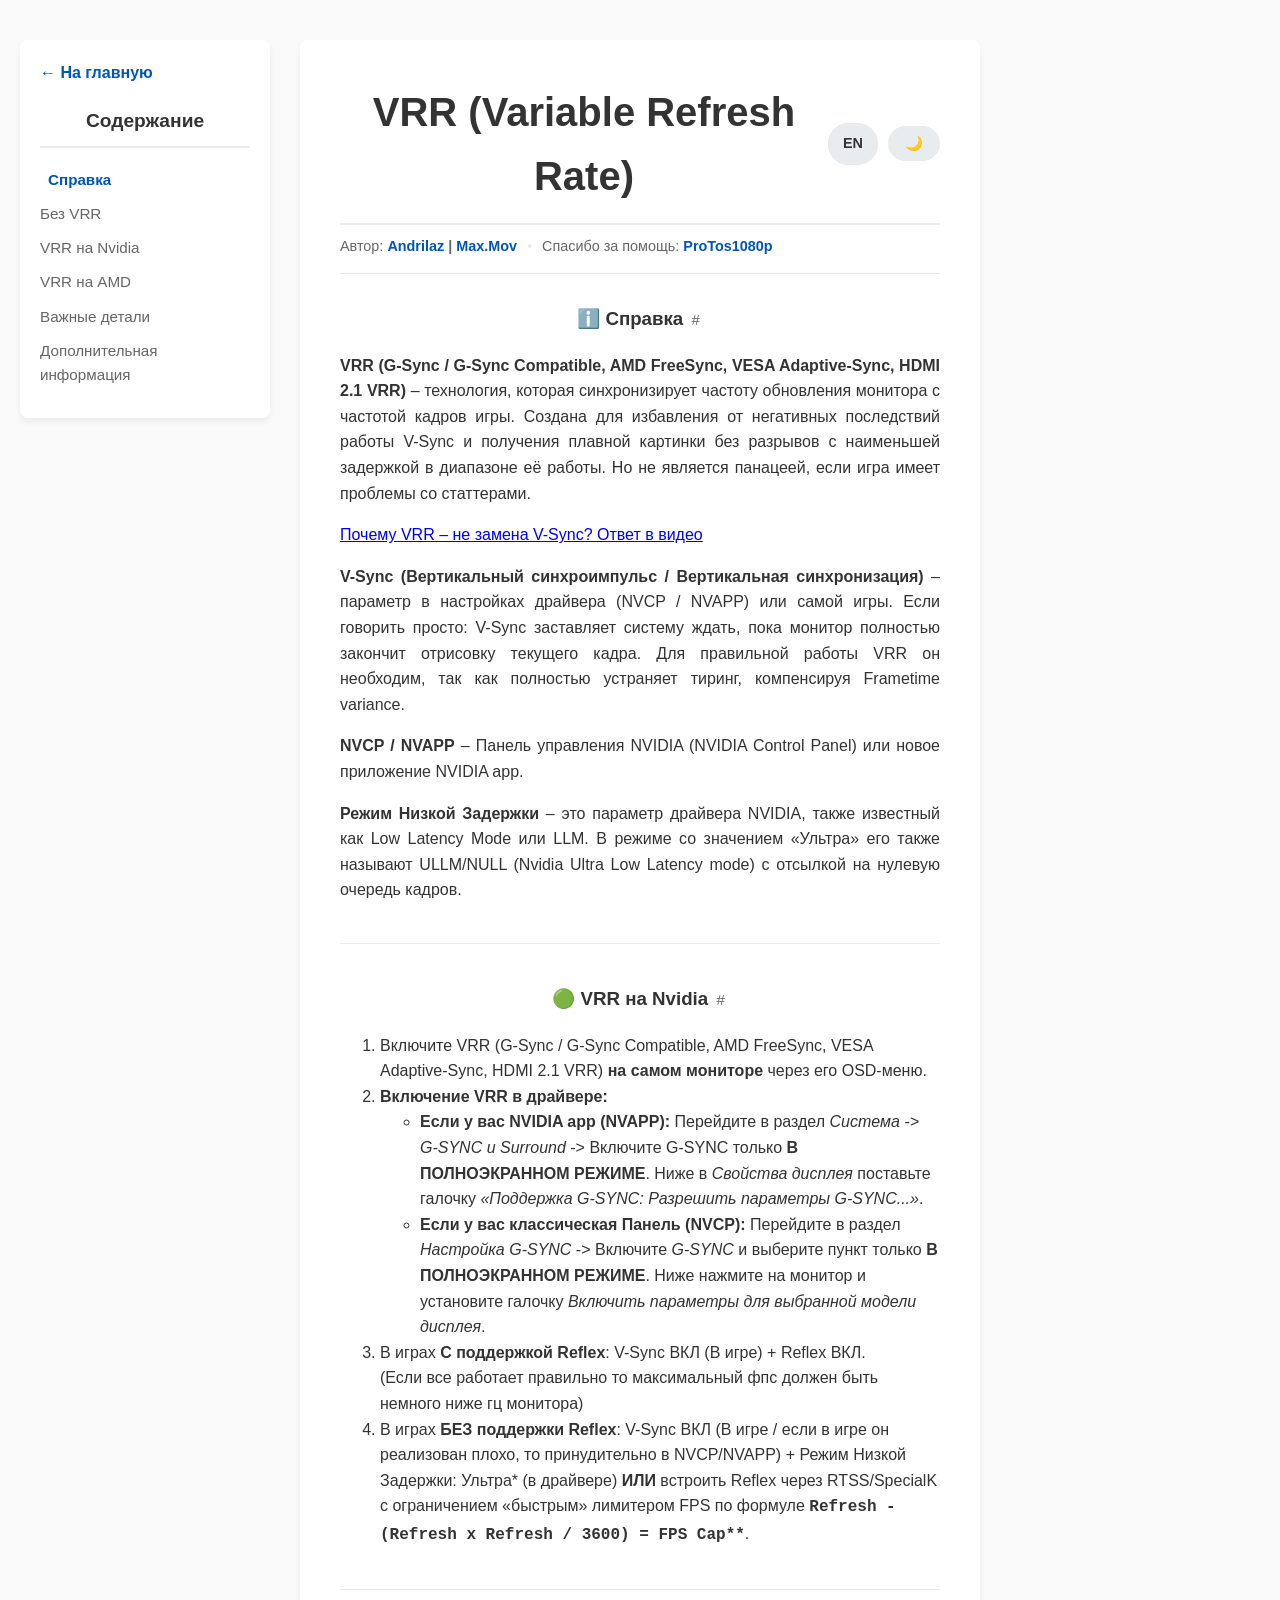
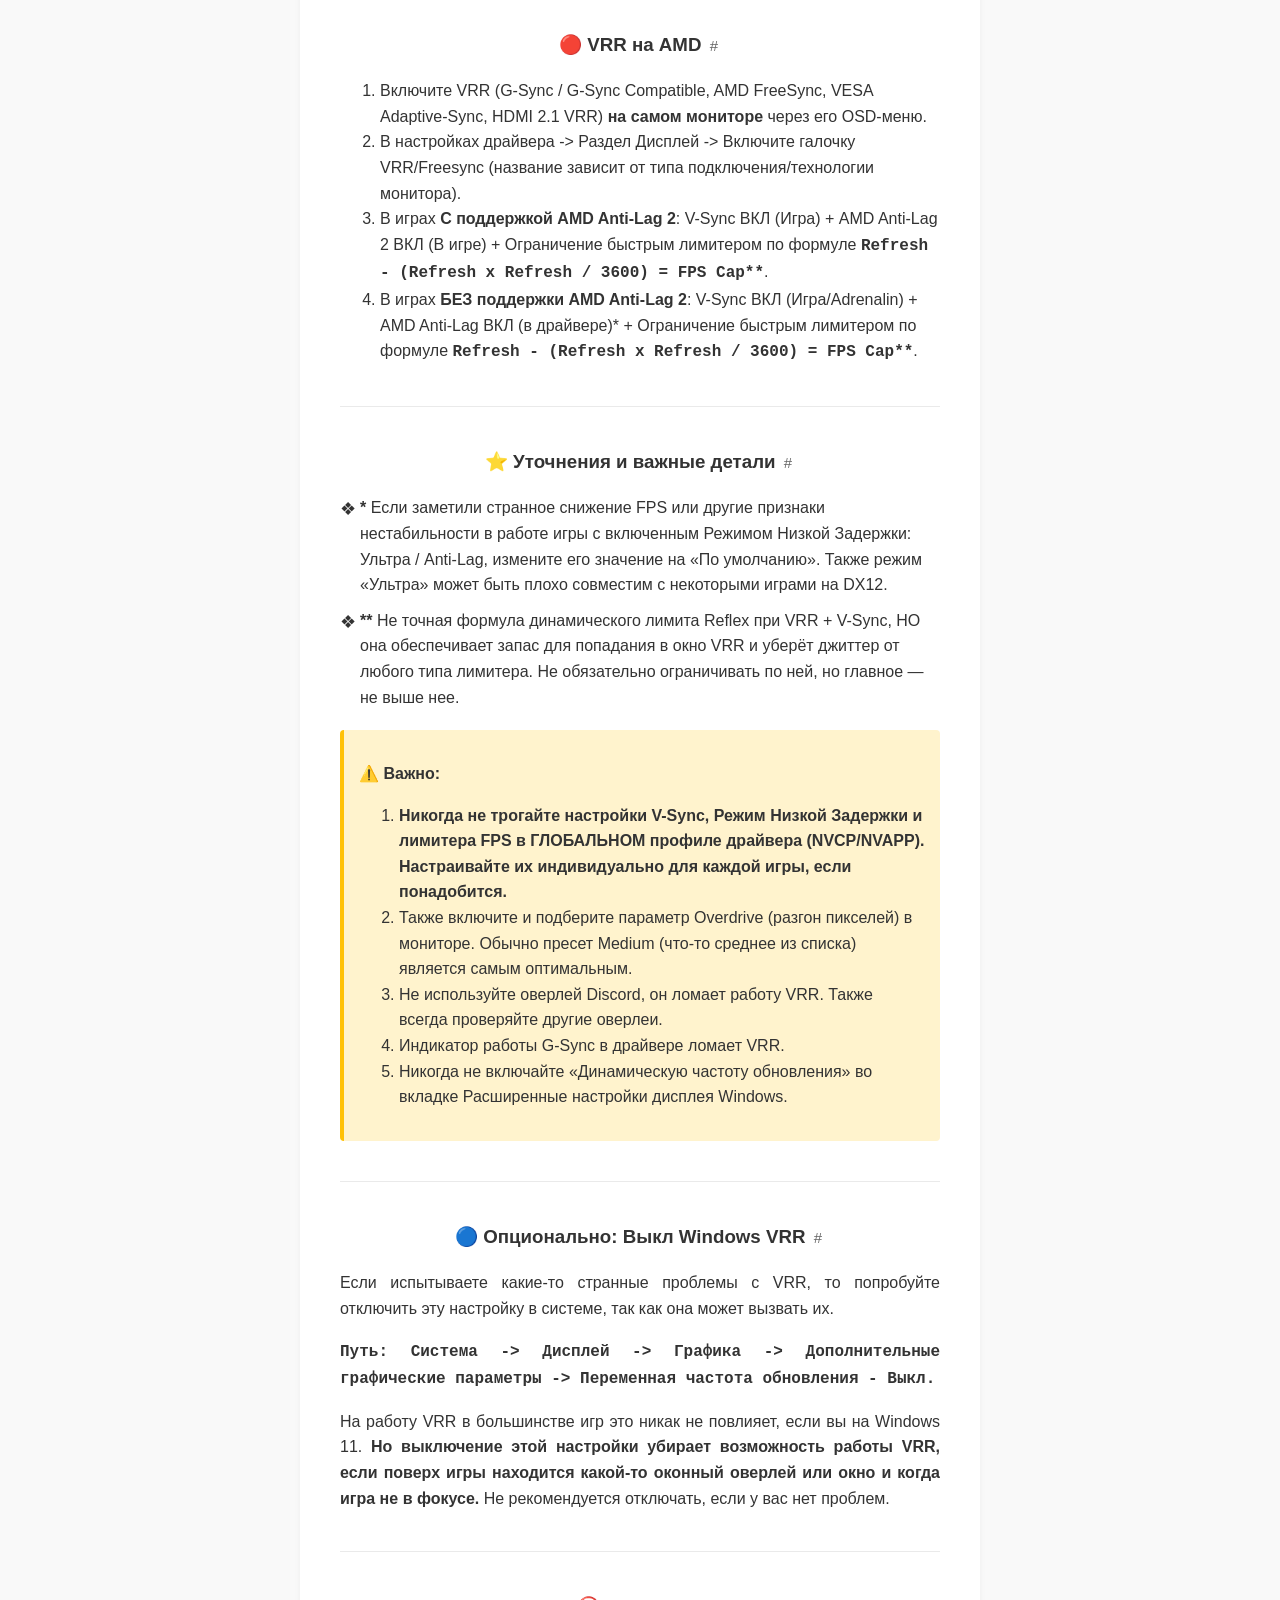
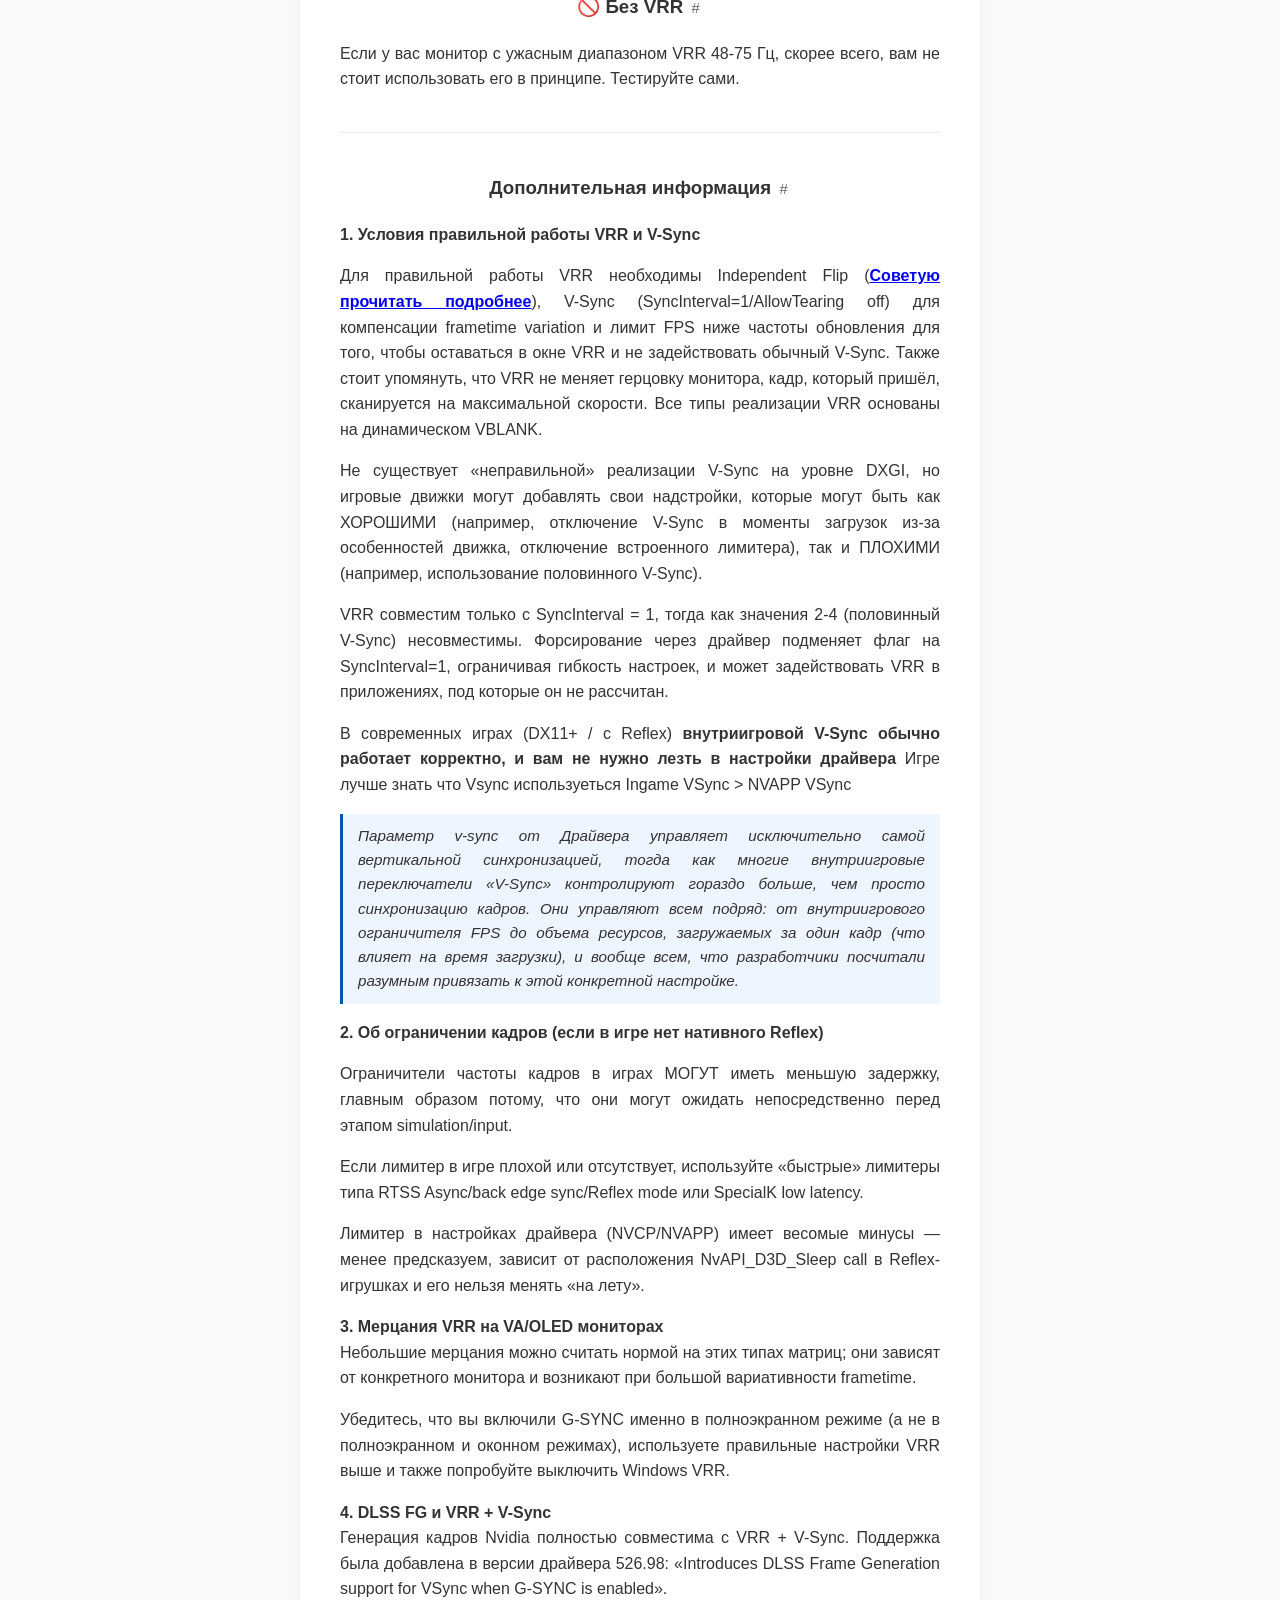
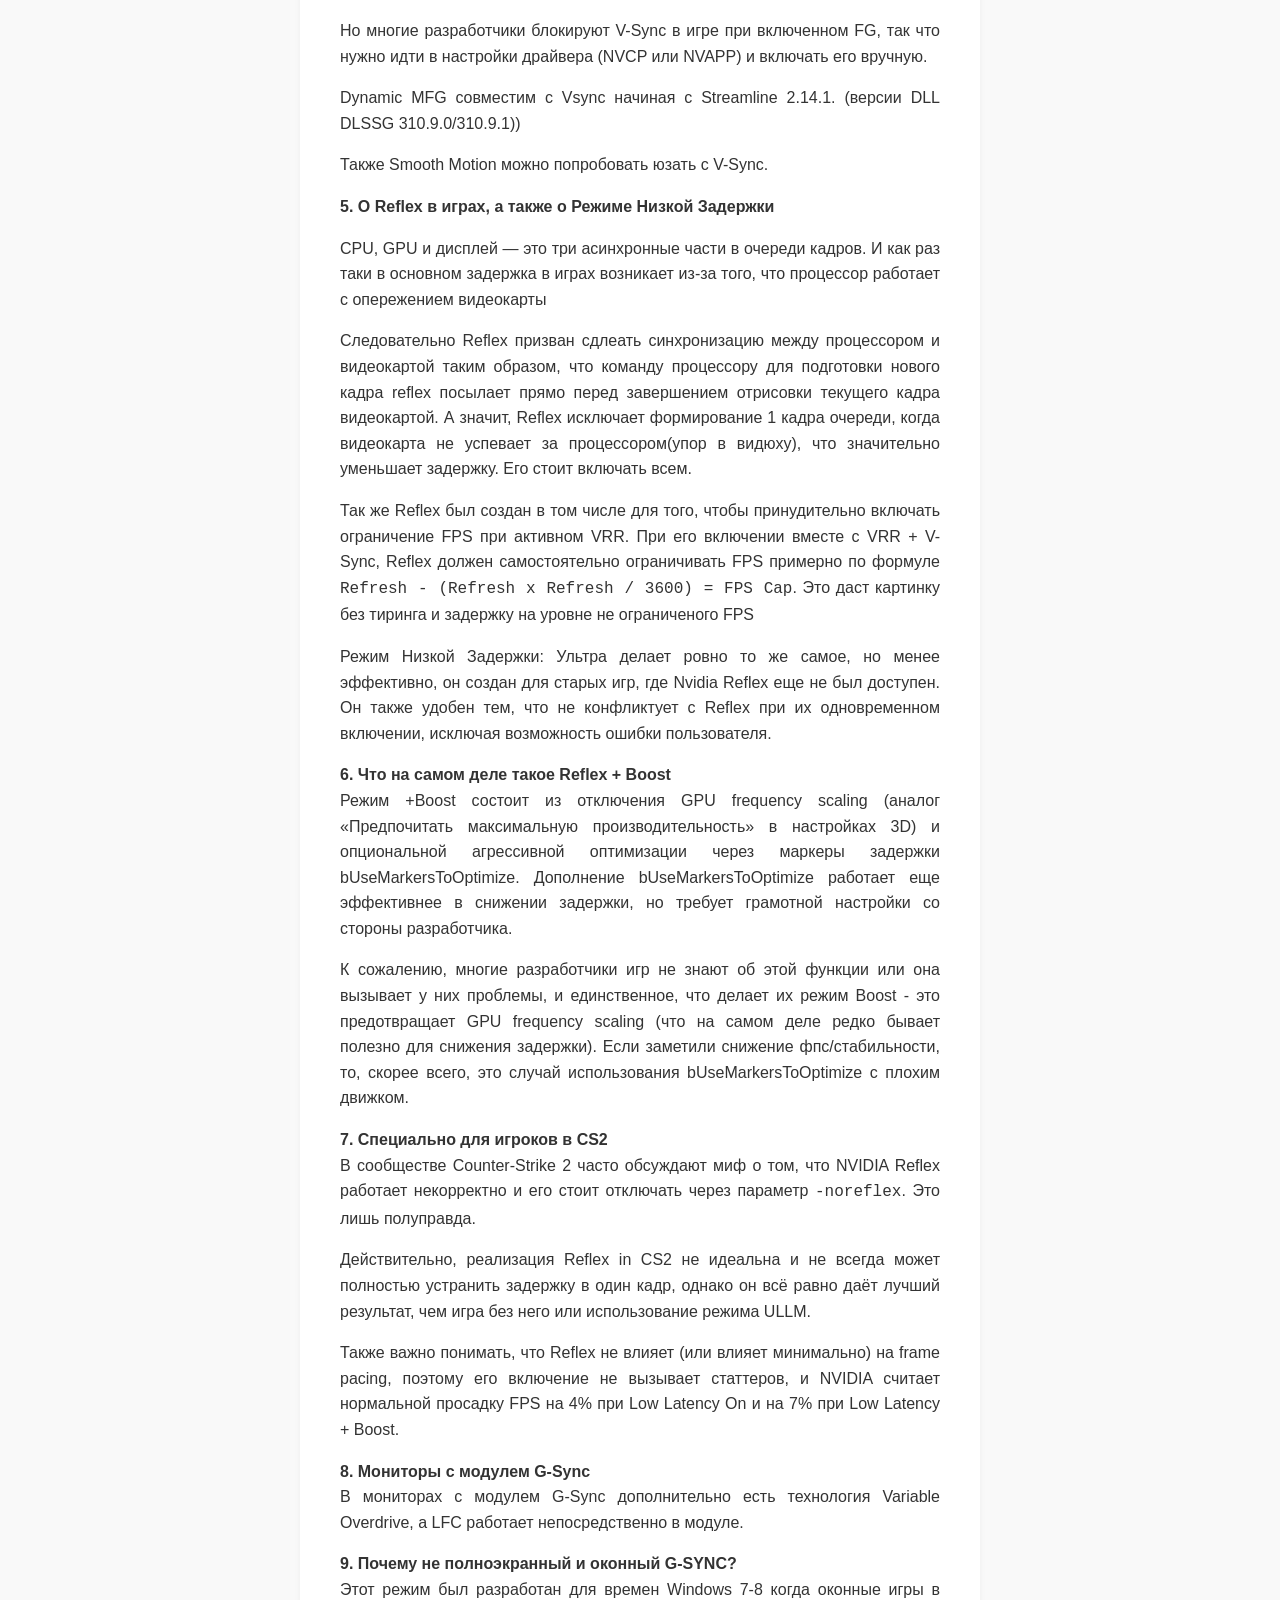
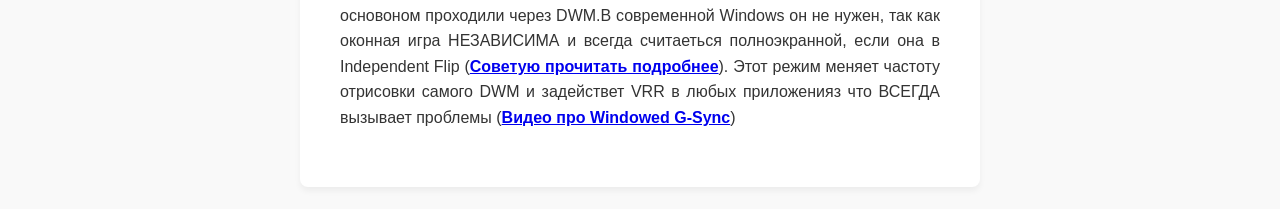
<file: vrr.html>
<!DOCTYPE html>
<html lang="ru">
<head>
    <meta charset="UTF-8">
    <meta name="viewport" content="width=device-width, initial-scale=1.0">
    <title>VRR | Гайд</title>
    <link rel="stylesheet" href="style.css">
    <meta name="description" content="Гайд по VRR: настройка G-Sync и FreeSync, V-Sync, лимит FPS и особенности работы переменной частоты обновления.">
    <link rel="canonical" href="https://andrilaz.github.io/vrr">
    <meta property="og:type" content="article">
    <meta property="og:site_name" content="Andrilaz">
    <meta property="og:title" content="VRR | Гайд">
    <meta property="og:description" content="Гайд по VRR: настройка G-Sync и FreeSync, V-Sync, лимит FPS и особенности работы переменной частоты обновления.">
    <meta property="og:url" content="https://andrilaz.github.io/vrr">
    <meta name="twitter:card" content="summary">
    <meta name="twitter:title" content="VRR | Гайд">
    <meta name="twitter:description" content="Гайд по VRR: настройка G-Sync и FreeSync, V-Sync, лимит FPS и особенности работы переменной частоты обновления.">
    <link rel="alternate" hreflang="ru" href="https://andrilaz.github.io/vrr">
    <link rel="alternate" hreflang="en" href="https://andrilaz.github.io/en/vrr">
</head>
<body>

<div class="page-layout">
    
    <aside class="sidebar">
        <a href="index.html" class="nav-link">← На главную</a>
        <h3>Содержание</h3>
        <ul class="toc-list">
            <li><a href="#reference">Справка</a></li>
            <li><a href="#no-vrr">Без VRR</a></li>
            <li><a href="#vrr-nvidia">VRR на Nvidia</a></li>
            <li><a href="#vrr-amd">VRR на AMD</a></li>
            <li><a href="#vrr-details">Важные детали</a></li>
            <li><a href="#vrr-notes">Дополнительная информация</a></li>
        </ul>
    </aside>

    <main class="content">
        <div class="header-top">
            <h1>VRR (Variable Refresh Rate)</h1> 
            <div class="header-controls">
            <a href="en/vrr.html" class="lang-btn" lang="en" hreflang="en" aria-label="Читать эту страницу на английском">EN</a>
            <button id="theme-toggle" class="theme-btn">🌙</button>
        </div>
        </div>

        <div class="article-meta">
            <span>Автор: <strong><a href="https://t.me/Andrilazzz" target="_blank"><strong>Andrilaz</a></strong>  | <a href="https://youtube.com/@maxim0v?si=k4IGFqAEaoDe-0MW" target="_blank"><strong>Max.Mov</strong></a></strong></span>
            <span class="meta-divider">•</span>
            <span>Спасибо за помощь: <a href="https://steamcommunity.com/id/ProTos1080p/" target="_blank"><strong>ProTos1080p</strong></a></span>
        </div>
        
        <h3 id="reference">ℹ️ Справка</h3>
            <p><strong>VRR (G-Sync / G-Sync Compatible, AMD FreeSync, VESA Adaptive-Sync, HDMI 2.1 VRR)</strong> – технология, которая синхронизирует частоту обновления монитора с частотой кадров игры. Создана для избавления от негативных последствий работы V-Sync и получения плавной картинки без разрывов с наименьшей задержкой в диапазоне её работы. Но не является панацеей, если игра имеет проблемы со статтерами.</p>
            <p> <a href="https://youtu.be/xpbVMHOSAmk?si=_P_qf42b81jBiC7f" target="_blank">Почему VRR – не замена V-Sync? Ответ в видео</a></p>

            <p><strong>V-Sync (Вертикальный синхроимпульс / Вертикальная синхронизация)</strong> – параметр в настройках драйвера (NVCP / NVAPP) или самой игры. Если говорить просто: V-Sync заставляет систему ждать, пока монитор полностью закончит отрисовку текущего кадра. Для правильной работы VRR он необходим, так как полностью устраняет тиринг, компенсируя Frametime variance.</p>

            <p><strong>NVCP / NVAPP</strong> – Панель управления NVIDIA (NVIDIA Control Panel) или новое приложение NVIDIA app.</p>

            <p><strong>Режим Низкой Задержки</strong> – это параметр драйвера NVIDIA, также известный как Low Latency Mode или LLM. В режиме со значением «Ультра» его также называют ULLM/NULL (Nvidia Ultra Low Latency mode) с отсылкой на нулевую очередь кадров.</p>
        
<hr class="section-divider">
        <h3 id="vrr-nvidia">🟢 VRR на Nvidia</h3>
        <ol>
            <li>Включите VRR (G-Sync / G-Sync Compatible, AMD FreeSync, VESA Adaptive-Sync, HDMI 2.1 VRR) <strong>на самом мониторе</strong> через его OSD-меню.</li>
            <li>
                <strong>Включение VRR в драйвере:</strong>
                <ul>
                    <li><strong>Если у вас NVIDIA app (NVAPP):</strong> Перейдите в раздел <em>Система -> G-SYNC и Surround</em> -> Включите G-SYNC только <strong>В ПОЛНОЭКРАННОМ РЕЖИМЕ</strong>. Ниже в <em>Свойства дисплея</em> поставьте галочку <em>«Поддержка G-SYNC: Разрешить параметры G-SYNC...»</em>.</li>
                    <li><strong>Если у вас классическая Панель (NVCP):</strong> Перейдите в раздел <em>Настройка G-SYNC</em> -> Включите <em>G-SYNC</em> и выберите пункт только <strong>В ПОЛНОЭКРАННОМ РЕЖИМЕ</strong>. Ниже нажмите на монитор и установите галочку <em>Включить параметры для выбранной модели дисплея</em>.</li>
                </ul>
            </li>
            <li>В играх <strong>С поддержкой Reflex</strong>: V-Sync ВКЛ (В игре) + Reflex ВКЛ.</li> (Если все работает правильно то максимальный фпс должен быть немного ниже гц монитора)
            <li>В играх <strong>БЕЗ поддержки Reflex</strong>: V-Sync ВКЛ (В игре / если в игре он реализован плохо, то принудительно в NVCP/NVAPP) + Режим Низкой Задержки: Ультра* (в драйвере) <strong>ИЛИ</strong> встроить Reflex через RTSS/SpecialK с ограничением «быстрым» лимитером FPS по формуле <code><strong>Refresh - (Refresh x Refresh / 3600) = FPS Cap**</strong></code>.</li>
        </ol>
<hr class="section-divider">
        <h3 id="vrr-amd">🔴 VRR на AMD</h3>
        <ol>
            <li>Включите VRR (G-Sync / G-Sync Compatible, AMD FreeSync, VESA Adaptive-Sync, HDMI 2.1 VRR) <strong>на самом мониторе</strong> через его OSD-меню.</li>
            <li>В настройках драйвера -> Раздел Дисплей -> Включите галочку VRR/Freesync (название зависит от типа подключения/технологии монитора).</li>
            <li>В играх <strong>С поддержкой AMD Anti-Lag 2</strong>: V-Sync ВКЛ (Игра) + AMD Anti-Lag 2 ВКЛ (В игре) + Ограничение быстрым лимитером по формуле <code><strong>Refresh - (Refresh x Refresh / 3600) = FPS Cap**</strong></code>.</li>
            <li>В играх <strong>БЕЗ поддержки AMD Anti-Lag 2</strong>: V-Sync ВКЛ (Игра/Adrenalin) + AMD Anti-Lag ВКЛ (в драйвере)* + Ограничение быстрым лимитером по формуле <code><strong>Refresh - (Refresh x Refresh / 3600) = FPS Cap**</strong></code>.</li>
        </ol>
<hr class="section-divider">
        <h3 id="vrr-details">⭐ Уточнения и важные детали</h3>
        <ul class="custom-list">
            <li><strong>*</strong> Если заметили странное снижение FPS или другие признаки нестабильности в работе игры с включенным Режимом Низкой Задержки: Ультра / Anti-Lag, измените его значение на «По умолчанию». Также режим «Ультра» может быть плохо совместим с некоторыми играми на DX12.</li>
            <li><strong>**</strong> Не точная формула динамического лимита Reflex при VRR + V-Sync, НО она обеспечивает запас для попадания в окно VRR и уберёт джиттер от любого типа лимитера. Не обязательно ограничивать по ней, но главное — не выше нее.</li>
        </ul>

        <div class="note">
            <p><strong>⚠️ Важно:</strong></p>
            <ol>
                <li><strong>Никогда не трогайте настройки V-Sync, Режим Низкой Задержки и лимитера FPS в ГЛОБАЛЬНОМ профиле драйвера (NVCP/NVAPP). Настраивайте их индивидуально для каждой игры, если понадобится.</strong></li>
                <li>Также включите и подберите параметр Overdrive (разгон пикселей) в мониторе. Обычно пресет Medium (что-то среднее из списка) является самым оптимальным.</li>
                <li>Не используйте оверлей Discord, он ломает работу VRR. Также всегда проверяйте другие оверлеи.</li>
                <li>Индикатор работы G-Sync в драйвере ломает VRR.</li>
                <li>Никогда не включайте «Динамическую частоту обновления» во вкладке Расширенные настройки дисплея Windows.</li>
            </ol>
        </div>
<hr class="section-divider">
        <h3 id="windows-vrr">🔵 Опционально: Выкл Windows VRR</h3>
        <p>Если испытываете какие-то странные проблемы с VRR, то попробуйте отключить эту настройку в системе, так как она может вызвать их.</p>
        <p><code><strong>Путь: Система -> Дисплей -> Графика -> Дополнительные графические параметры -> Переменная частота обновления - Выкл.</strong></code></p>      
        <p>На работу VRR в большинстве игр это никак не повлияет, если вы на Windows 11. <strong>Но выключение этой настройки убирает возможность работы VRR, если поверх игры находится какой-то оконный оверлей или окно и когда игра не в фокусе.</strong> Не рекомендуется отключать, если у вас нет проблем.</p>

<hr class="section-divider">
        <h3 id="no-vrr">🚫 Без VRR</h3>
        <p>Если у вас монитор с ужасным диапазоном VRR 48-75 Гц, скорее всего, вам не стоит использовать его в принципе. Тестируйте сами.</p>
        <hr class="section-divider">
        <h3 id="vrr-notes">Дополнительная информация</h3>

        <p><strong>1. Условия правильной работы VRR и V-Sync</strong></p>
        <p>Для правильной работы VRR необходимы Independent Flip (<a href="https://andrilaz.github.io/presentation-model" target="_blank"><strong>Советую прочитать подробнее</strong></a>), V-Sync (SyncInterval=1/AllowTearing off) для компенсации frametime variation и лимит FPS ниже частоты обновления для того, чтобы оставаться в окне VRR и не задействовать обычный V-Sync. Также стоит упомянуть, что VRR не меняет герцовку монитора, кадр, который пришёл, сканируется на максимальной скорости. Все типы реализации VRR основаны на динамическом VBLANK.</p>
        <p>Не существует «неправильной» реализации V-Sync на уровне DXGI, но игровые движки могут добавлять свои надстройки, которые могут быть как ХОРОШИМИ (например, отключение V-Sync в моменты загрузок из-за особенностей движка, отключение встроенного лимитера), так и ПЛОХИМИ (например, использование половинного V-Sync).</p> 
        <p>VRR совместим только с SyncInterval = 1, тогда как значения 2-4 (половинный V-Sync) несовместимы. Форсирование через драйвер подменяет флаг на SyncInterval=1, ограничивая гибкость настроек, и может задействовать VRR в приложениях, под которые он не рассчитан.</p>
        <p>В современных играх (DX11+ / с Reflex) <strong>внутриигровой V-Sync обычно работает корректно, и вам не нужно лезть в настройки драйвера</strong> Игре лучше знать что Vsync используеться Ingame VSync > NVAPP VSync </p> 
        <blockquote><p>Параметр v-sync от Драйвера управляет исключительно самой вертикальной синхронизацией, тогда как многие внутриигровые переключатели «V-Sync» контролируют гораздо больше, чем просто синхронизацию кадров. Они управляют всем подряд: от внутриигрового ограничителя FPS до объема ресурсов, загружаемых за один кадр (что влияет на время загрузки), и вообще всем, что разработчики посчитали разумным привязать к этой конкретной настройке.</p> </blockquote>

        <p><strong>2. Об ограничении кадров (если в игре нет нативного Reflex)</strong></p>
        <p>Ограничители частоты кадров в играх МОГУТ иметь меньшую задержку, главным образом потому, что они могут ожидать непосредственно перед этапом simulation/input.</p>
        <p>Если лимитер в игре плохой или отсутствует, используйте «быстрые» лимитеры типа RTSS Async/back edge sync/Reflex mode или SpecialK low latency.</p>
        <p>Лимитер в настройках драйвера (NVCP/NVAPP) имеет весомые минусы — менее предсказуем, зависит от расположения NvAPI_D3D_Sleep call в Reflex-игрушках и его нельзя менять «на лету».</p>

        <p><strong>3. Мерцания VRR на VA/OLED мониторах</strong><br>
        Небольшие мерцания можно считать нормой на этих типах матриц; они зависят от конкретного монитора и возникают при большой вариативности frametime.</p>
        <p>Убедитесь, что вы включили G-SYNC именно в полноэкранном режиме (а не в полноэкранном и оконном режимах), используете правильные настройки VRR выше и также попробуйте выключить Windows VRR.</p>
        
        <p><strong>4. DLSS FG и VRR + V-Sync</strong><br>
        Генерация кадров Nvidia полностью совместима с VRR + V-Sync. Поддержка была добавлена в версии драйвера 526.98: «Introduces DLSS Frame Generation support for VSync when G-SYNC is enabled».</p>
        <p>Но многие разработчики блокируют V-Sync в игре при включенном FG, так что нужно идти в настройки драйвера (NVCP или NVAPP) и включать его вручную.</p>
        <p>Dynamic MFG cовместим с Vsync начиная с Streamline 2.14.1. (версии DLL DLSSG 310.9.0/310.9.1))</p>
        <p>Также Smooth Motion можно попробовать юзать с V-Sync.</p>

        <p><strong>5. О Reflex в играх, а также о Режиме Низкой Задержки</strong></p>
        <p>CPU, GPU и дисплей — это три асинхронные части в очереди кадров. И как раз таки в основном задержка в играх возникает из-за того, что процессор работает с опережением видеокарты</p>
        <p>Следовательно Reflex призван сдлеать синхронизацию между процессором и видеокартой таким образом, что команду процессору для подготовки нового кадра reflex посылает прямо перед завершением отрисовки текущего кадра видеокартой. А значит, Reflex исключает формирование 1 кадра очереди, когда видеокарта не успевает за процессором(упор в видюху), что значительно уменьшает задержку. Его стоит включать всем.</p> 
        <p>Так же Reflex был создан в том числе для того, чтобы принудительно включать ограничение FPS при активном VRR. При его включении вместе с VRR + V-Sync, Reflex должен самостоятельно ограничивать FPS примерно по формуле <code>Refresh - (Refresh x Refresh / 3600) = FPS Cap</code>. Это даст картинку без тиринга и задержку на уровне не ограниченого FPS</p>
        <p>Режим Низкой Задержки: Ультра делает ровно то же самое, но менее эффективно, он создан для старых игр, где Nvidia Reflex еще не был доступен. Он также удобен тем, что не конфликтует с Reflex при их одновременном включении, исключая возможность ошибки пользователя.</p>

        <p><strong>6. Что на самом деле такое Reflex + Boost</strong><br>
        Режим +Boost состоит из отключения GPU frequency scaling (аналог «Предпочитать максимальную производительность» в настройках 3D) и опциональной агрессивной оптимизации через маркеры задержки bUseMarkersToOptimize. Дополнение bUseMarkersToOptimize работает еще эффективнее в снижении задержки, но требует грамотной настройки со стороны разработчика.</p>
        <p>К сожалению, многие разработчики игр не знают об этой функции или она вызывает у них проблемы, и единственное, что делает их режим Boost - это предотвращает GPU frequency scaling (что на самом деле редко бывает полезно для снижения задержки). Если заметили снижение фпс/стабильности, то, скорее всего, это случай использования bUseMarkersToOptimize с плохим движком.</p>

        <p><strong>7. Специально для игроков в CS2</strong><br>
        В сообществе Counter-Strike 2 часто обсуждают миф о том, что NVIDIA Reflex работает некорректно и его стоит отключать через параметр <code>-noreflex</code>. Это лишь полуправда.</p>
        <p>Действительно, реализация Reflex in CS2 не идеальна и не всегда может полностью устранить задержку в один кадр, однако он всё равно даёт лучший результат, чем игра без него или использование режима ULLM.</p>
        <p>Также важно понимать, что Reflex не влияет (или влияет минимально) на frame pacing, поэтому его включение не вызывает статтеров, и NVIDIA считает нормальной просадку FPS на 4% при Low Latency On и на 7% при Low Latency + Boost.</p>
        
        <p><strong>8. Мониторы с модулем G-Sync</strong><br>
        В мониторах с модулем G-Sync дополнительно есть технология Variable Overdrive, а LFC работает непосредственно в модуле.</p>

        <p><strong>9. Почему не полноэкранный и оконный G-SYNC?</strong><br>
        Этот режим был разработан для времен Windows 7-8 когда оконные игры в основоном проходили через DWM.В современной Windows он не нужен, так как оконная игра НЕЗАВИСИМА и всегда считаеться полноэкранной, если она в Independent Flip (<a href="https://andrilaz.github.io/presentation-model" target="_blank"><strong>Советую прочитать подробнее</strong></a>). Этот режим меняет частоту отрисовки самого DWM и задействет VRR в любых приложенияз что ВСЕГДА вызывает проблемы (<a href="https://youtu.be/2Fi1QHhdqV4?t=2843&si=9AGv58AEEl0HDFRp" target="_blank"><strong>Видео про Windowed G-Sync</strong></a>)</p>

    </main>
</div>

<div id="imgModal" class="image-modal">
    <span class="close-modal">&times;</span>
    <img class="modal-content" id="zoomedImg">
</div>

<script src="script.js"></script>

</body>
</html>
</file>
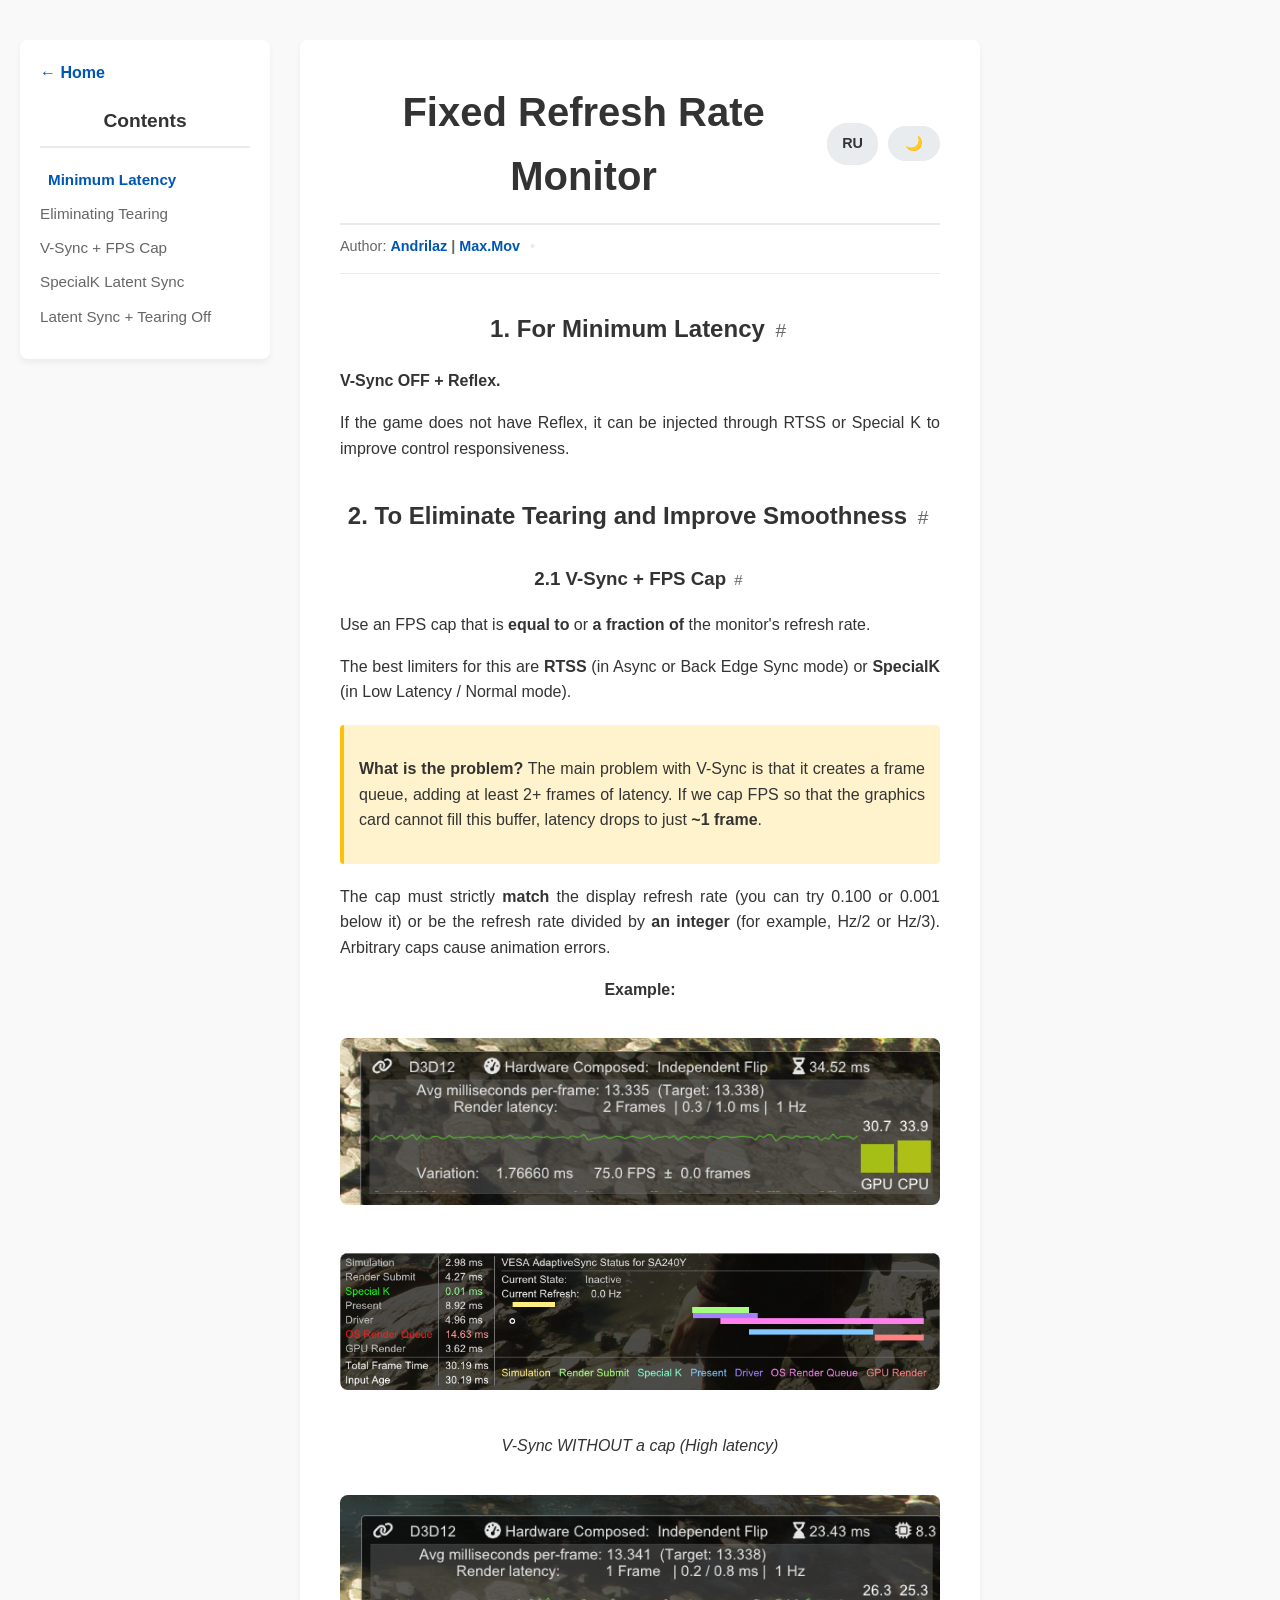
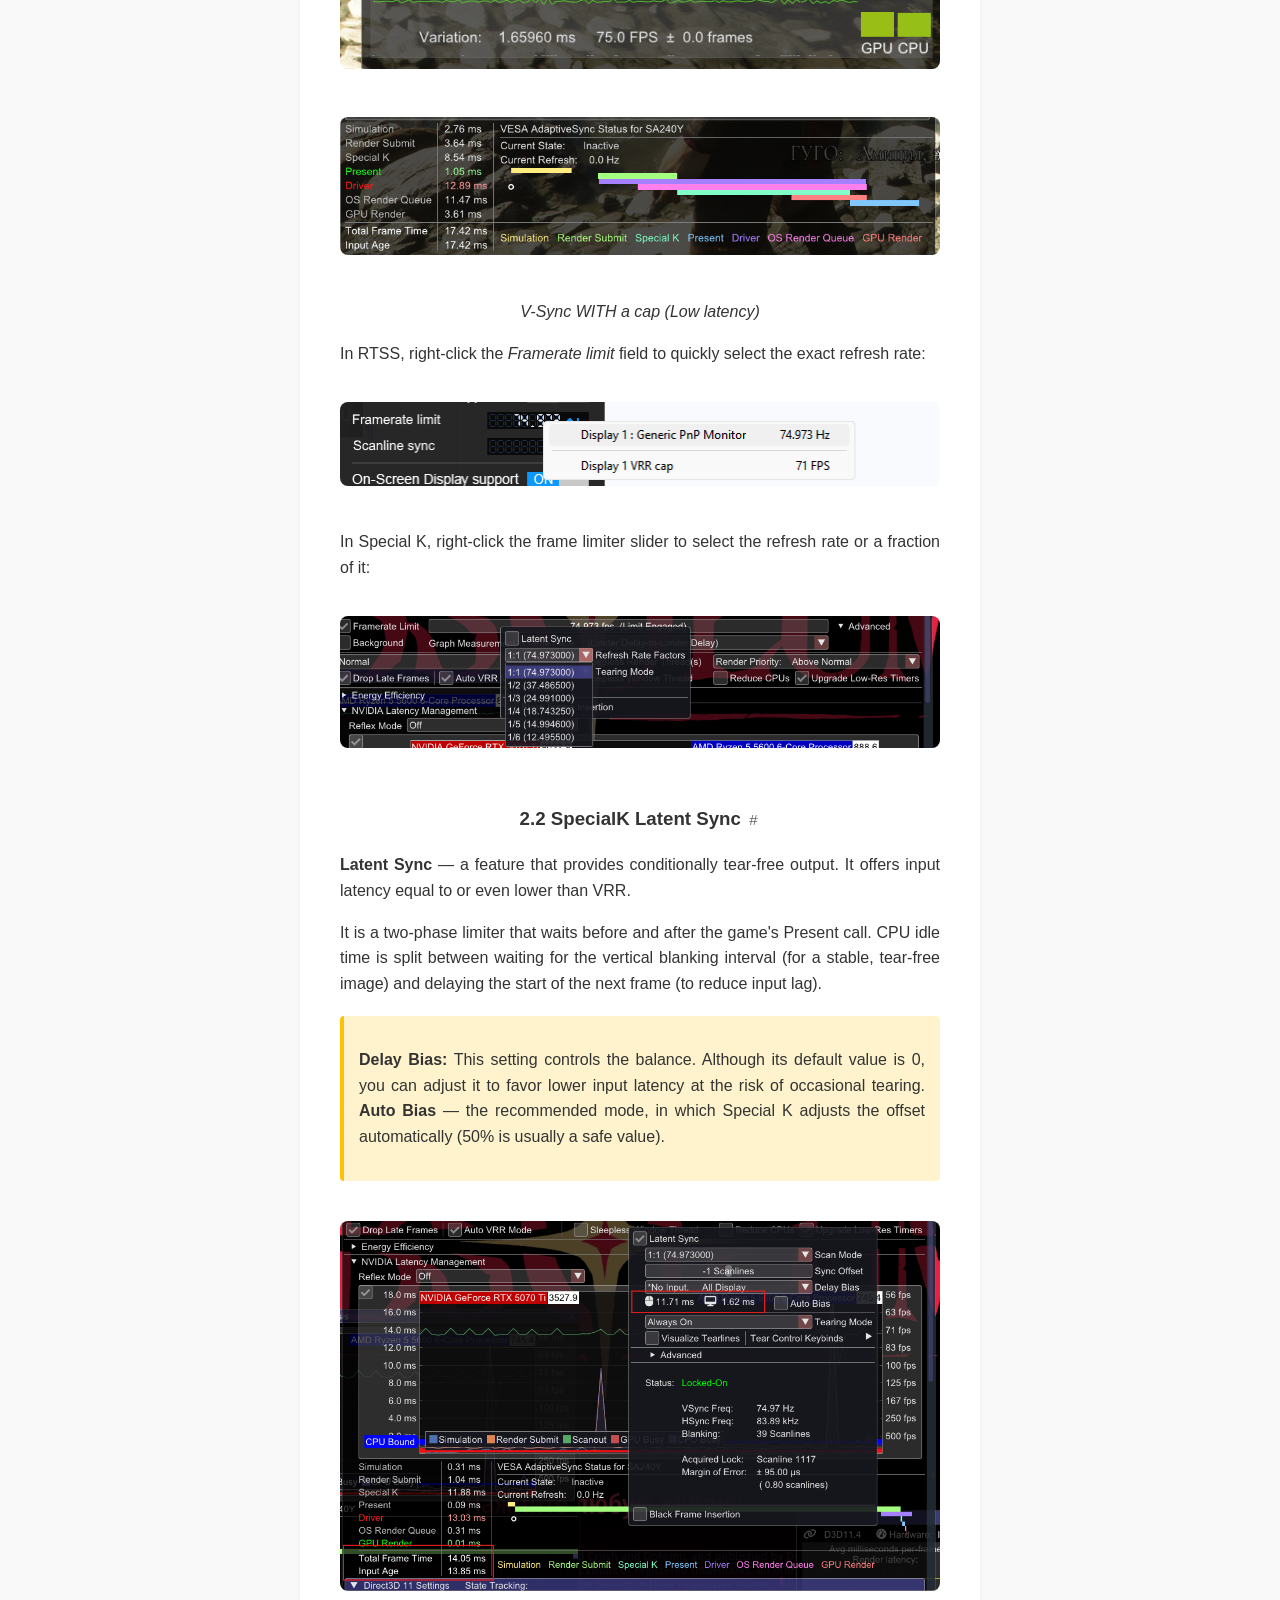
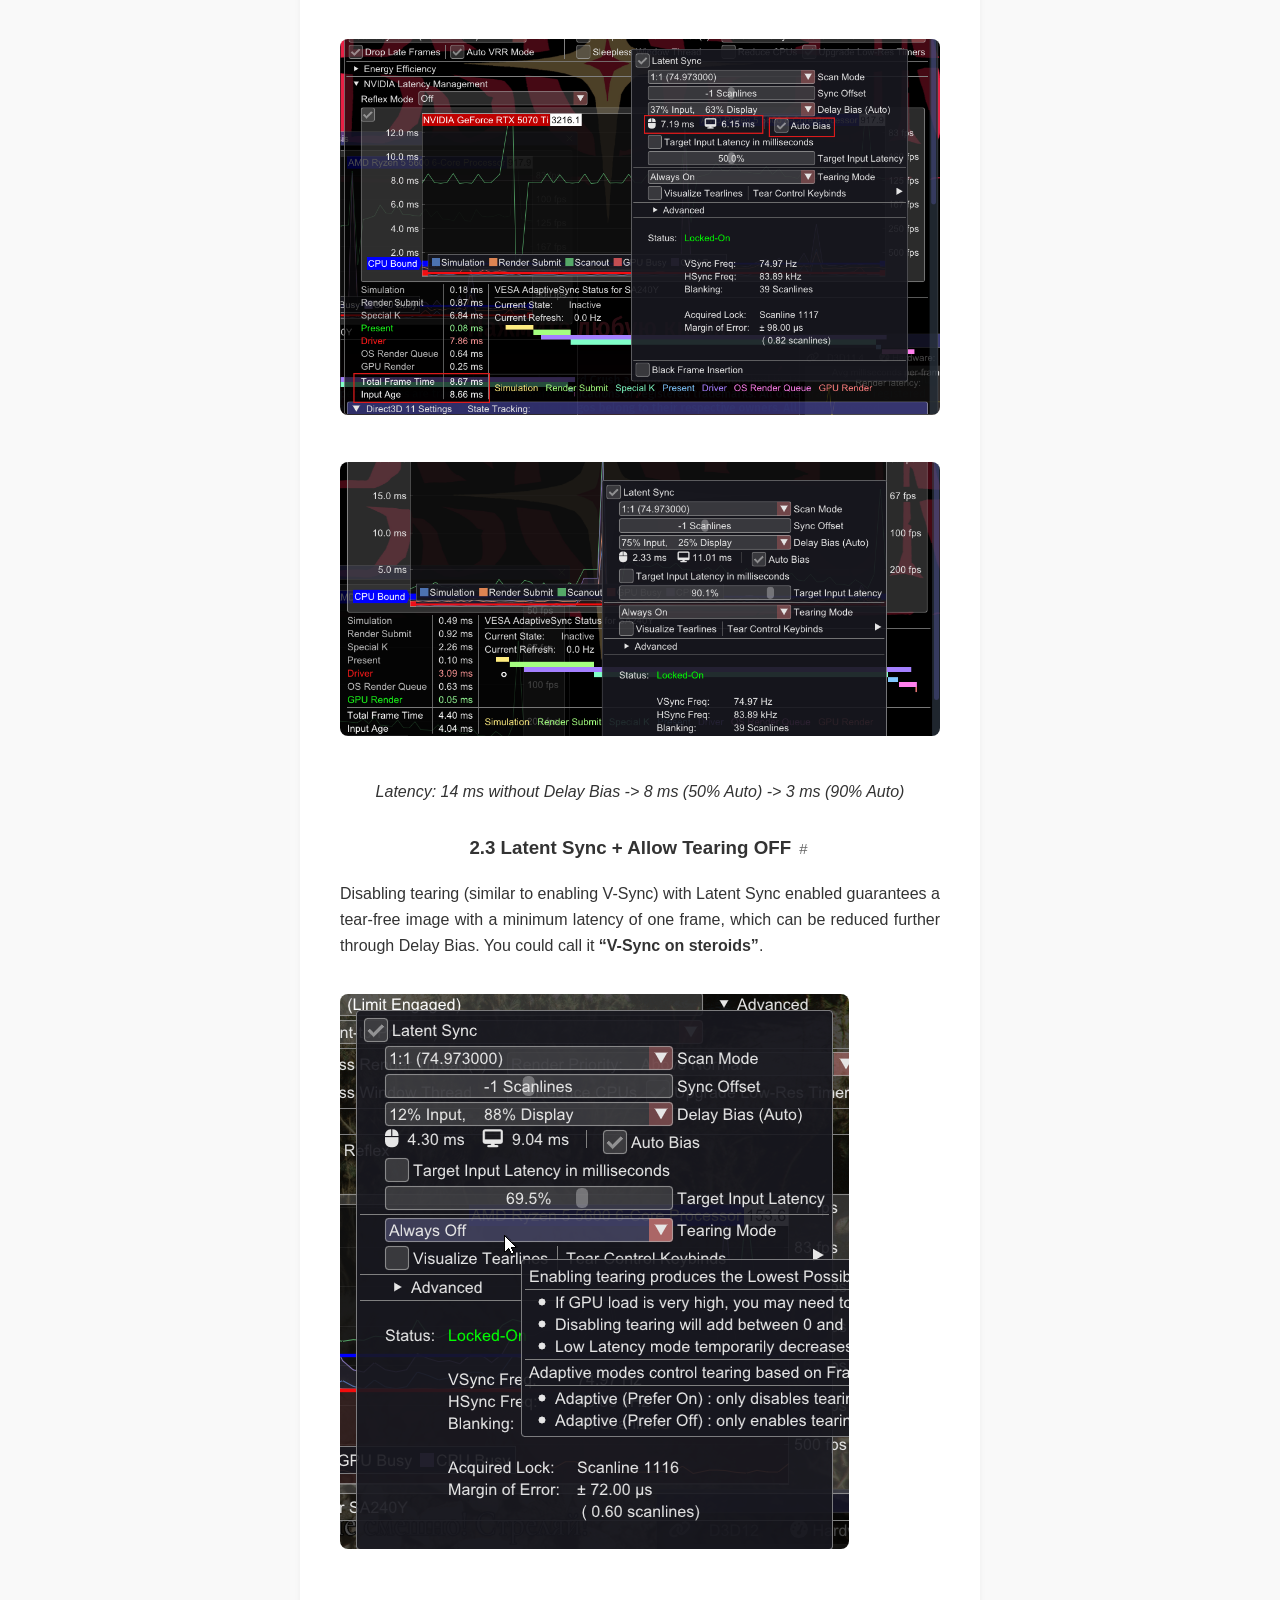
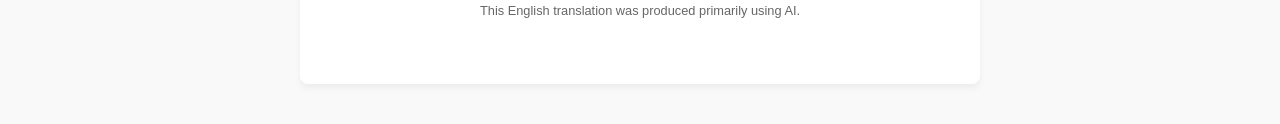
<file: en/fixed-refresh.html>
<!DOCTYPE html>
<html lang="en">
<head>
    <meta charset="UTF-8">
    <meta name="viewport" content="width=device-width, initial-scale=1.0">
    <title>Fixed Refresh Rate | Guide</title>
    <link rel="stylesheet" href="../style.css">
    <meta name="description" content="Smoothness and latency on displays without VRR: V-Sync, FPS limits and Special K Latent Sync.">
    <link rel="canonical" href="https://andrilaz.github.io/en/fixed-refresh">
    <meta property="og:type" content="article">
    <meta property="og:site_name" content="Andrilaz">
    <meta property="og:title" content="Fixed Refresh Rate | Guide">
    <meta property="og:description" content="Smoothness and latency on displays without VRR: V-Sync, FPS limits and Special K Latent Sync.">
    <meta property="og:url" content="https://andrilaz.github.io/en/fixed-refresh">
    <meta name="twitter:card" content="summary">
    <meta name="twitter:title" content="Fixed Refresh Rate | Guide">
    <meta name="twitter:description" content="Smoothness and latency on displays without VRR: V-Sync, FPS limits and Special K Latent Sync.">
    <link rel="alternate" hreflang="ru" href="https://andrilaz.github.io/fixed-refresh">
    <link rel="alternate" hreflang="en" href="https://andrilaz.github.io/en/fixed-refresh">
</head>
<body>

<div class="page-layout">

    <aside class="sidebar">
        <a href="index.html" class="nav-link">← Home</a>
        <h3>Contents</h3>
        <ul class="toc-list">
            <li><a href="#min-latency">Minimum Latency</a></li>
            <li><a href="#no-tearing">Eliminating Tearing</a></li>
            <li><a href="#vsync-lock">V-Sync + FPS Cap</a></li>
            <li><a href="#latent-sync">SpecialK Latent Sync</a></li>
            <li><a href="#tearing-off">Latent Sync + Tearing Off</a></li>
        </ul>
    </aside>

    <main class="content">
        <div class="header-top">
            <h1>Fixed Refresh Rate Monitor</h1>
        <div class="header-controls">
        <a href="../fixed-refresh.html" class="lang-btn" lang="ru" hreflang="ru" aria-label="Read this page in Russian">RU</a>
        <button id="theme-toggle" class="theme-btn">🌙</button>
    </div>
</div>

        <div class="article-meta">
            <span>Author: <strong><a href="https://t.me/Andrilazzz" target="_blank"><strong>Andrilaz</a></strong>  | <a href="https://youtube.com/@maxim0v?si=k4IGFqAEaoDe-0MW" target="_blank"><strong>Max.Mov</strong></a></strong></span>
            <span class="meta-divider">•</span>
        </div>



        <h2 id="min-latency">1. For Minimum Latency</h2>
        <p><strong>V-Sync OFF + Reflex.</strong></p>
        <p>If the game does not have Reflex, it can be injected through RTSS or Special K to improve control responsiveness.</p>

        <h2 id="no-tearing">2. To Eliminate Tearing and Improve Smoothness</h2>

        <h3 id="vsync-lock">2.1 V-Sync + FPS Cap</h3>
        <p>Use an FPS cap that is <strong>equal to</strong> or <strong>a fraction of</strong> the monitor's refresh rate.</p>
        <p>The best limiters for this are <strong>RTSS</strong> (in Async or Back Edge Sync mode) or <strong>SpecialK</strong> (in Low Latency / Normal mode).</p>

        <div class="note">
            <p><strong>What is the problem?</strong> The main problem with V-Sync is that it creates a frame queue, adding at least 2+ frames of latency. If we cap FPS so that the graphics card cannot fill this buffer, latency drops to just <strong>~1 frame</strong>.</p>
        </div>

        <p>The cap must strictly <strong>match</strong> the display refresh rate (you can try 0.100 or 0.001 below it) or be the refresh rate divided by <strong>an integer</strong> (for example, Hz/2 or Hz/3). Arbitrary caps cause animation errors.</p>

        <p style="text-align: center;"><strong>Example:</strong></p>
        <img src="../images/Vsync2.png" alt="V-Sync latency comparison without an FPS cap" width="651" height="181" loading="lazy" decoding="async">
        <img src="../images/Vsync22.png" alt="V-Sync latency comparison without an FPS cap" width="918" height="210" loading="lazy" decoding="async">
        <p style="text-align: center;"><em>V-Sync WITHOUT a cap (High latency)</em></p>

        <img src="../images/Vsync1.png" alt="V-Sync latency comparison with an FPS cap" width="652" height="189" loading="lazy" decoding="async">
        <img src="../images/Vsync11.png" alt="V-Sync latency comparison with an FPS cap" width="925" height="214" loading="lazy" decoding="async">
        <p style="text-align: center;"><em>V-Sync WITH a cap (Low latency)</em></p>

        <p>In RTSS, right-click the <em>Framerate limit</em> field to quickly select the exact refresh rate:</p>
        <img src="../images/RTSS.png" alt="Selecting the refresh rate in RTSS" width="603" height="84" loading="lazy" decoding="async">

        <p>In Special K, right-click the frame limiter slider to select the refresh rate or a fraction of it:</p>
        <img src="../images/SK.png" alt="Selecting refresh rate fractions in Special K" width="1022" height="224" loading="lazy" decoding="async">

        <h3 id="latent-sync">2.2 SpecialK Latent Sync</h3>
        <p><strong>Latent Sync</strong> — a feature that provides conditionally tear-free output. It offers input latency equal to or even lower than VRR.</p>
        <p>It is a two-phase limiter that waits before and after the game's Present call. CPU idle time is split between waiting for the vertical blanking interval (for a stable, tear-free image) and delaying the start of the next frame (to reduce input lag).</p>

        <div class="note">
            <p><strong>Delay Bias:</strong> This setting controls the balance. Although its default value is 0, you can adjust it to favor lower input latency at the risk of occasional tearing. <strong>Auto Bias</strong> — the recommended mode, in which Special K adjusts the offset automatically (50% is usually a safe value).</p>
        </div>

        <img src="../images/L0.png" alt="Latent Sync example" width="1034" height="639" loading="lazy" decoding="async">
        <img src="../images/L50.png" alt="Latent Sync example" width="1033" height="647" loading="lazy" decoding="async">
        <img src="../images/L90.png" alt="Latent Sync example" width="1004" height="457" loading="lazy" decoding="async">
        <p style="text-align: center;"><em>Latency: 14 ms without Delay Bias -> 8 ms (50% Auto) -> 3 ms (90% Auto)</em></p>

        <h3 id="tearing-off">2.3 Latent Sync + Allow Tearing OFF</h3>
        <p>Disabling tearing (similar to enabling V-Sync) with Latent Sync enabled guarantees a tear-free image with a minimum latency of one frame, which can be reduced further through Delay Bias. You could call it <strong>“V-Sync on steroids”</strong>.</p>
        <img src="../images/Tearing.png" alt="Tearing Mode setting" width="509" height="555" loading="lazy" decoding="async">

        <p class="translation-note">This English translation was produced primarily using AI.</p>
</main>
</div>

<div id="imgModal" class="image-modal">
    <span class="close-modal">&times;</span>
    <img class="modal-content" id="zoomedImg">
</div>

<script src="../script.js"></script>

</body>
</html>
</file>
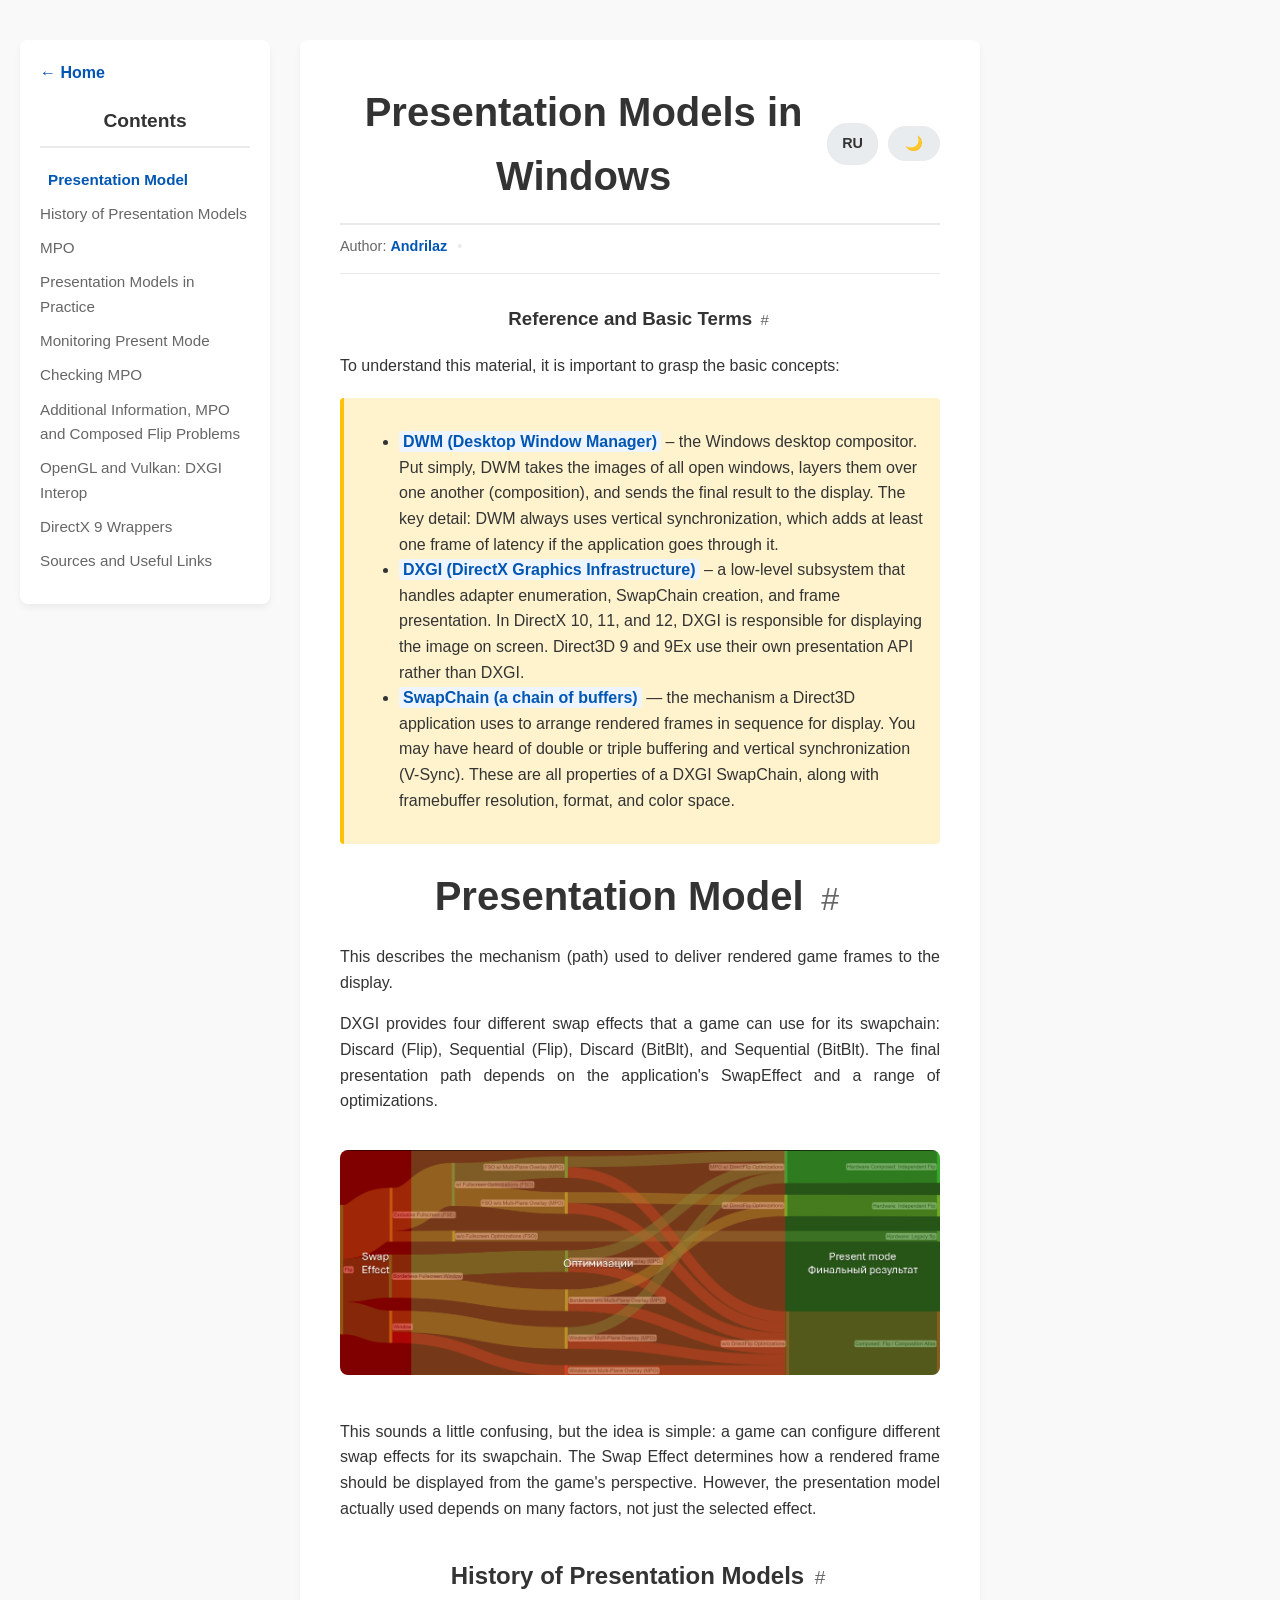
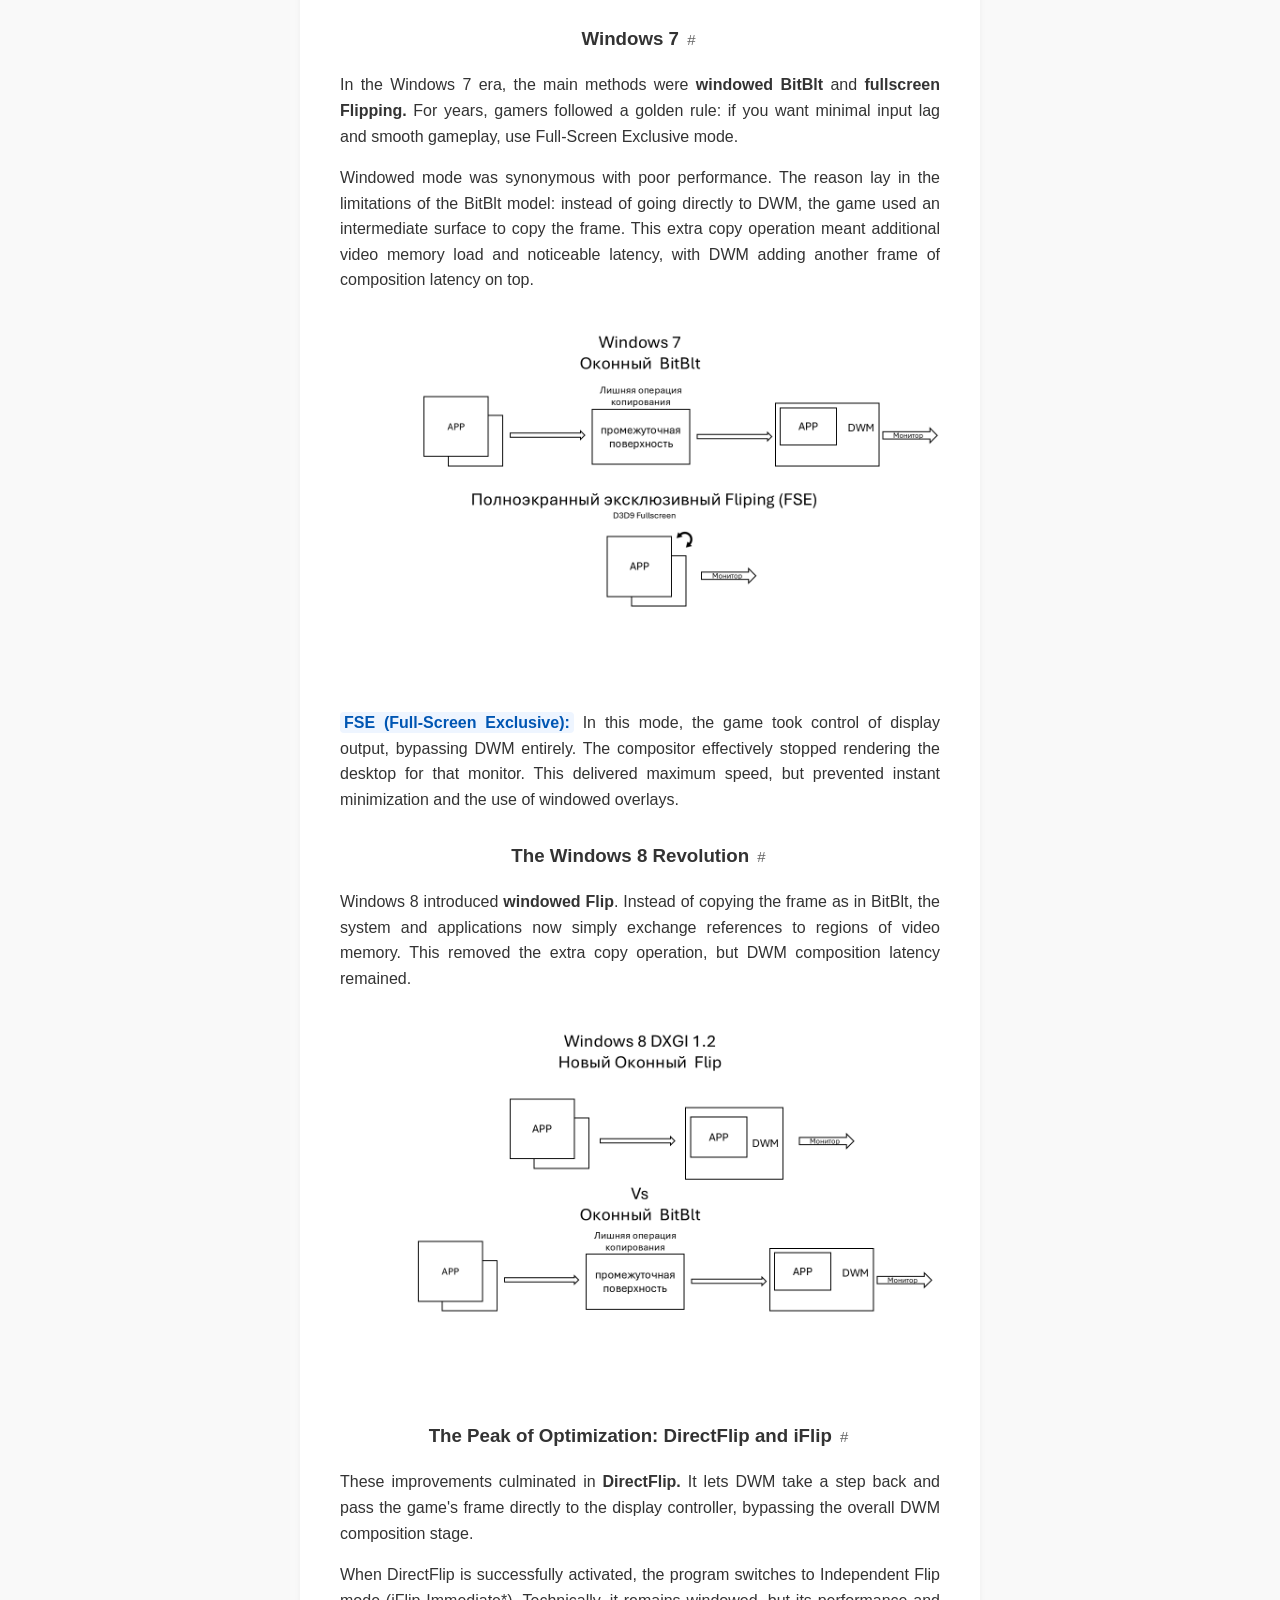
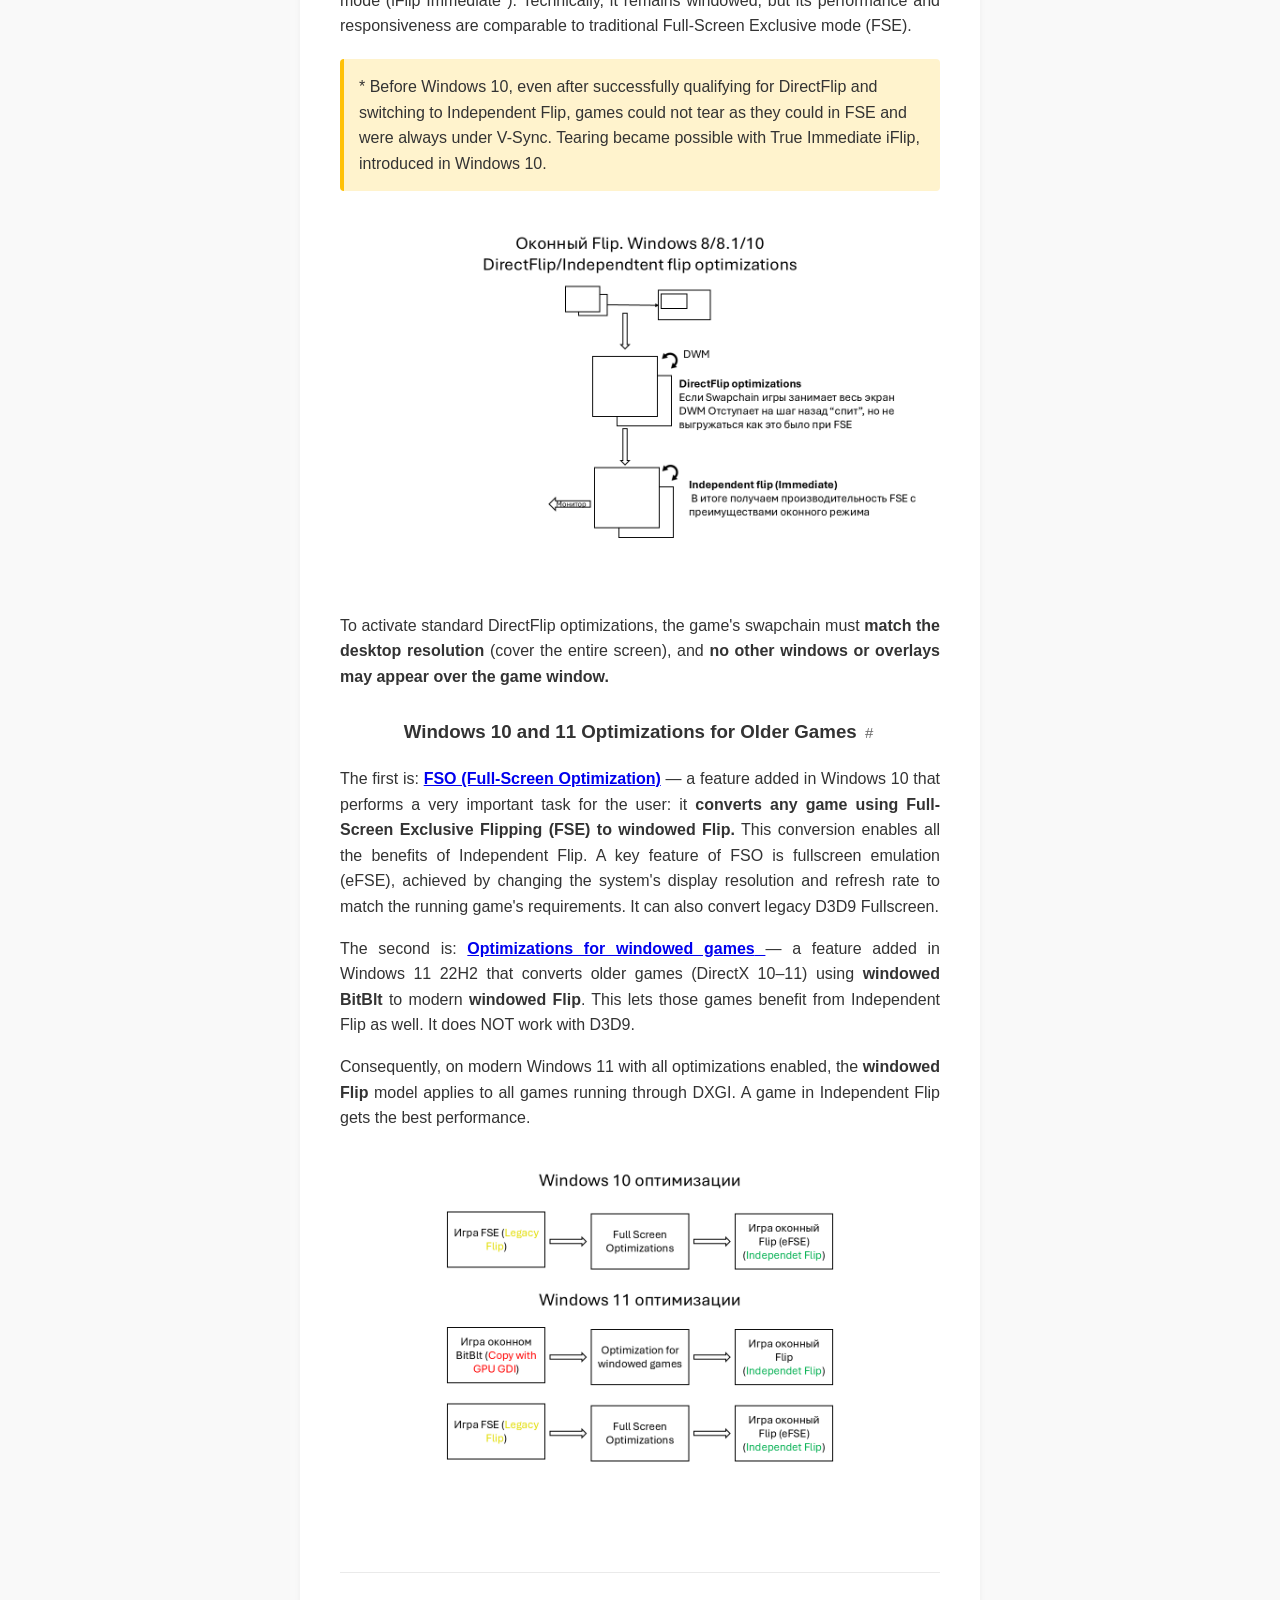
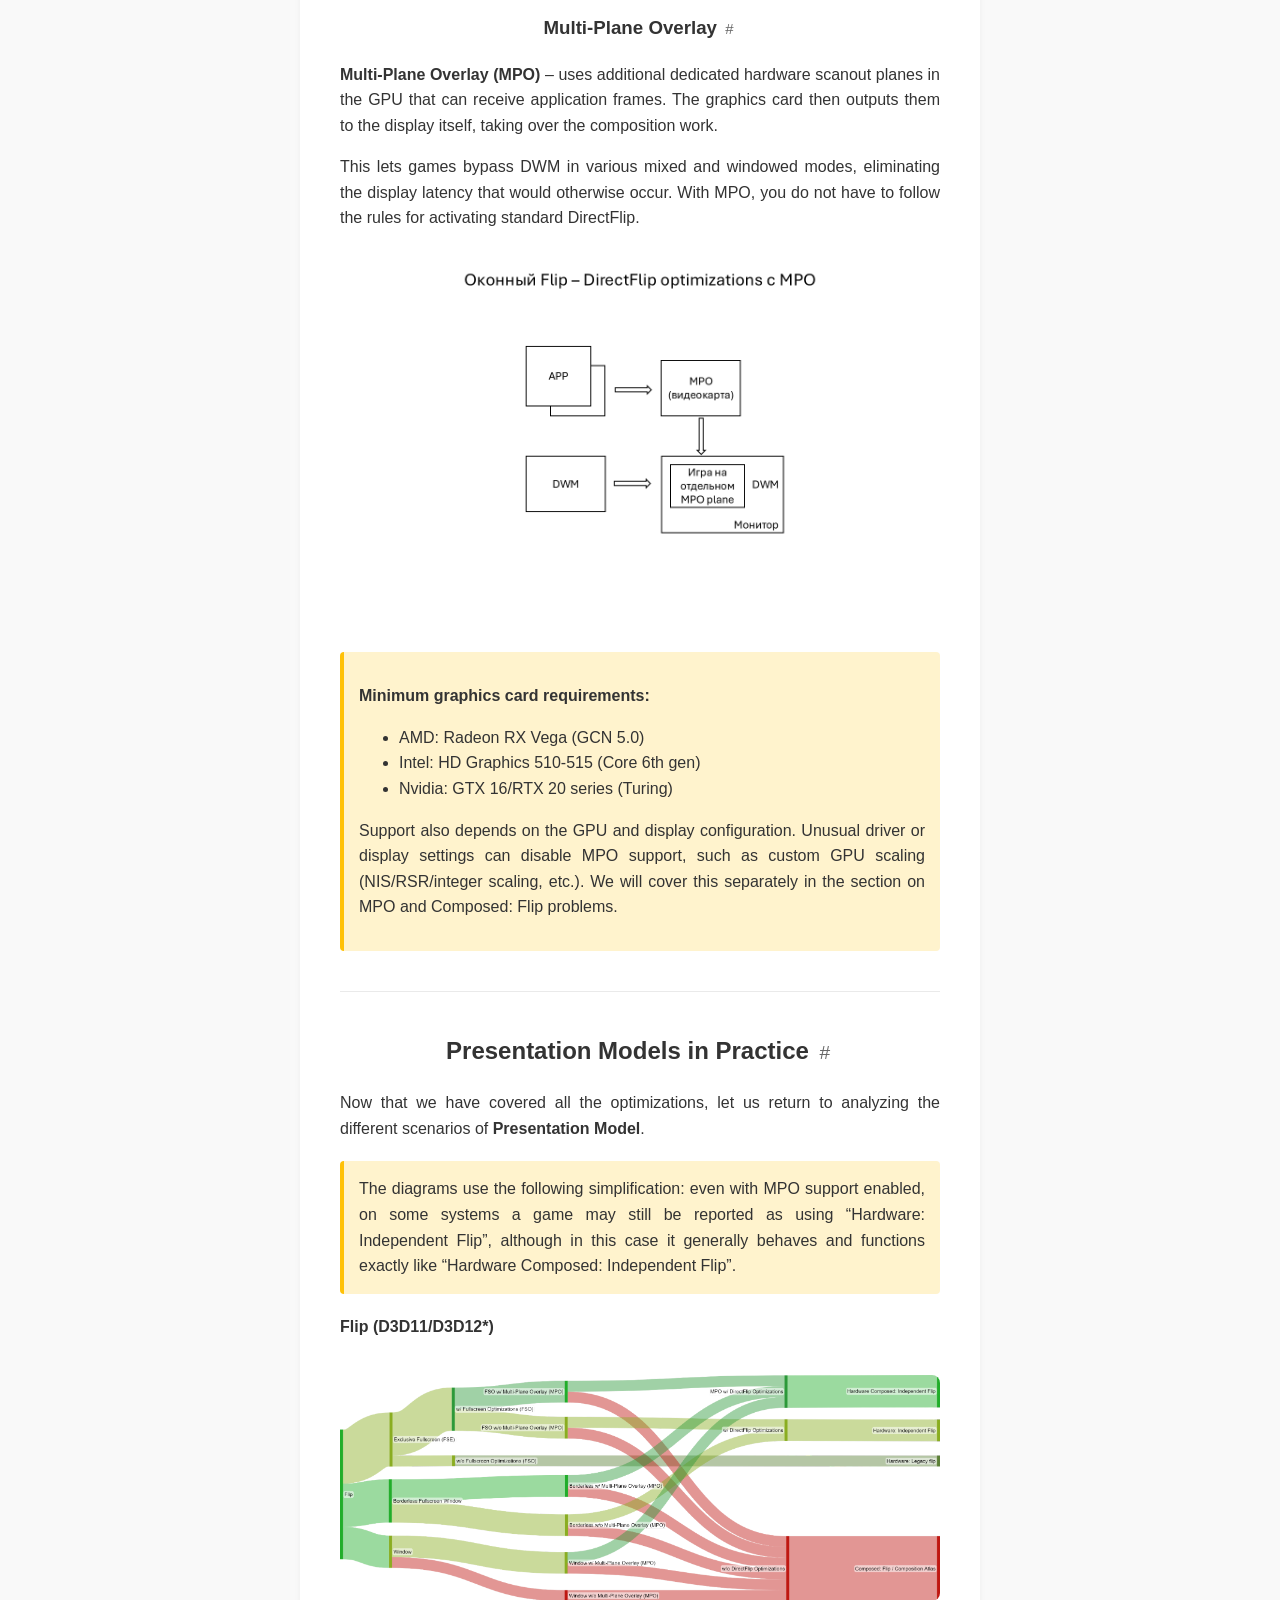
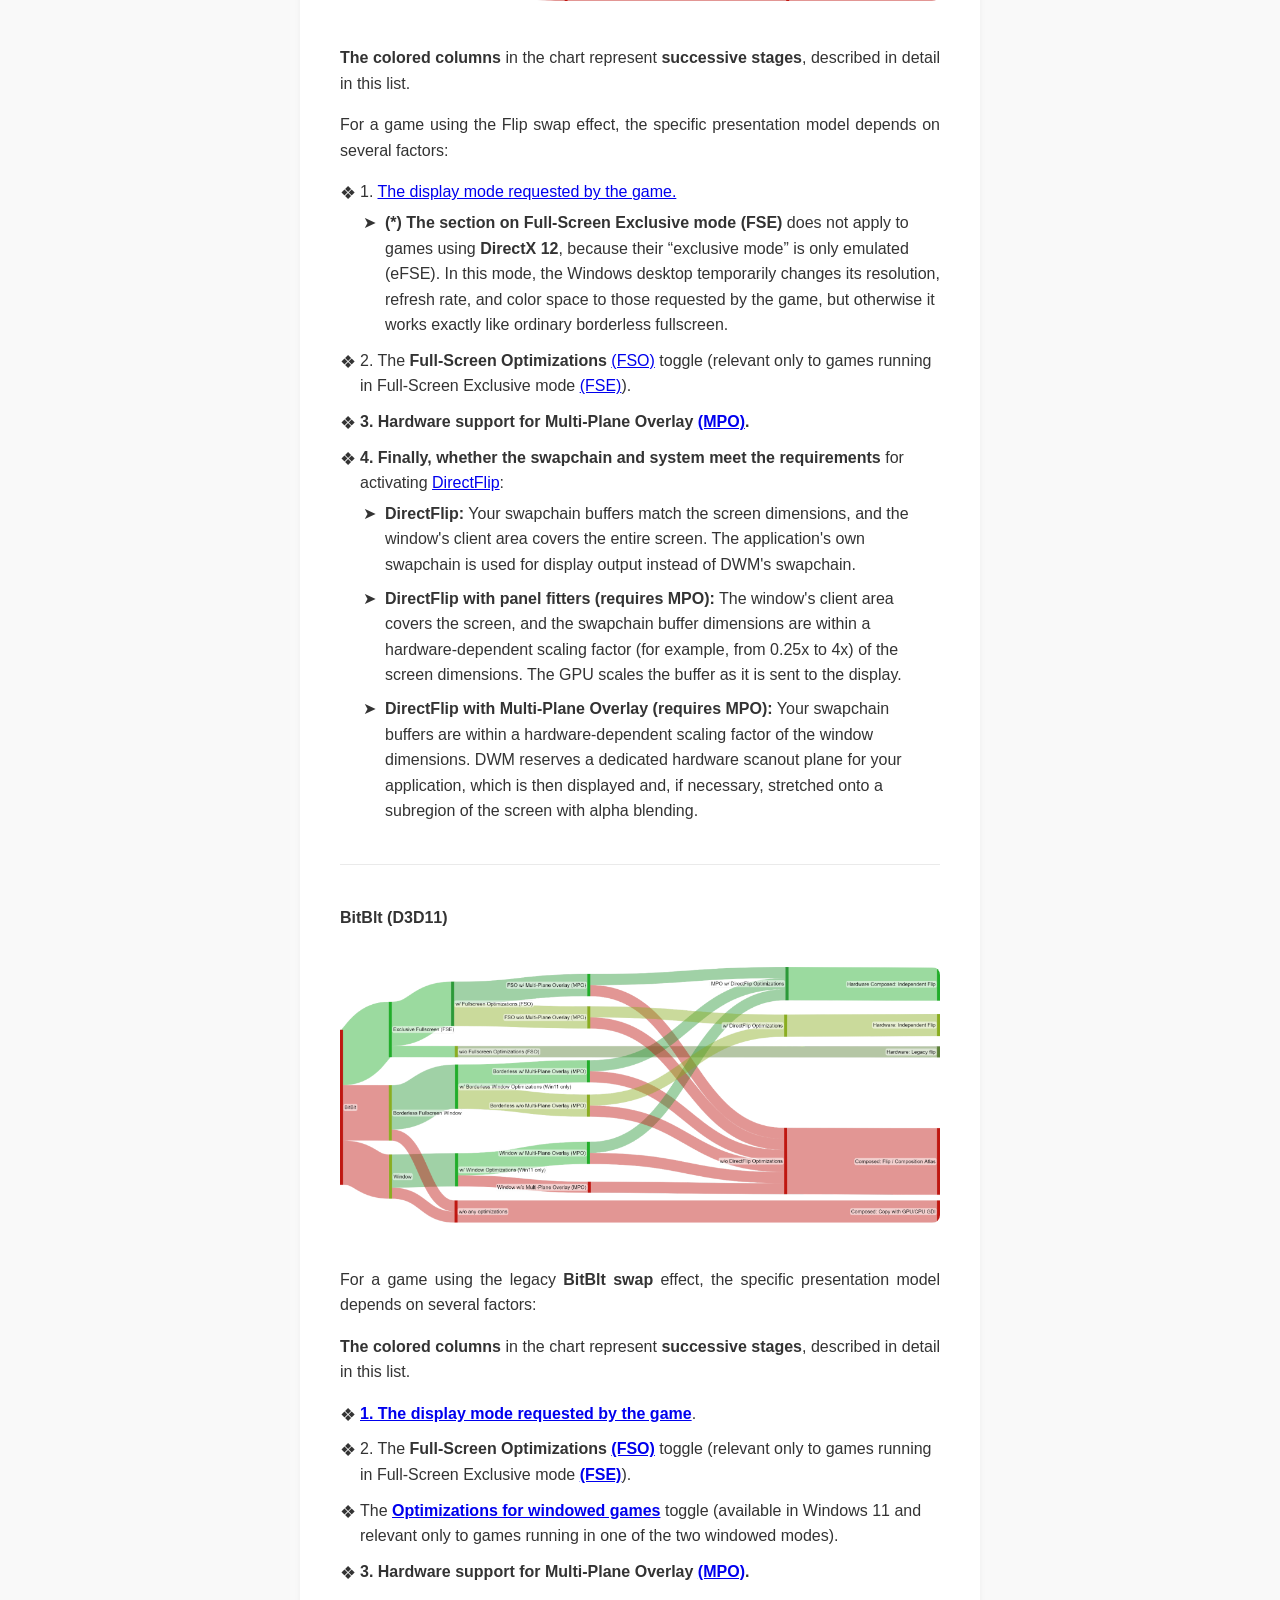
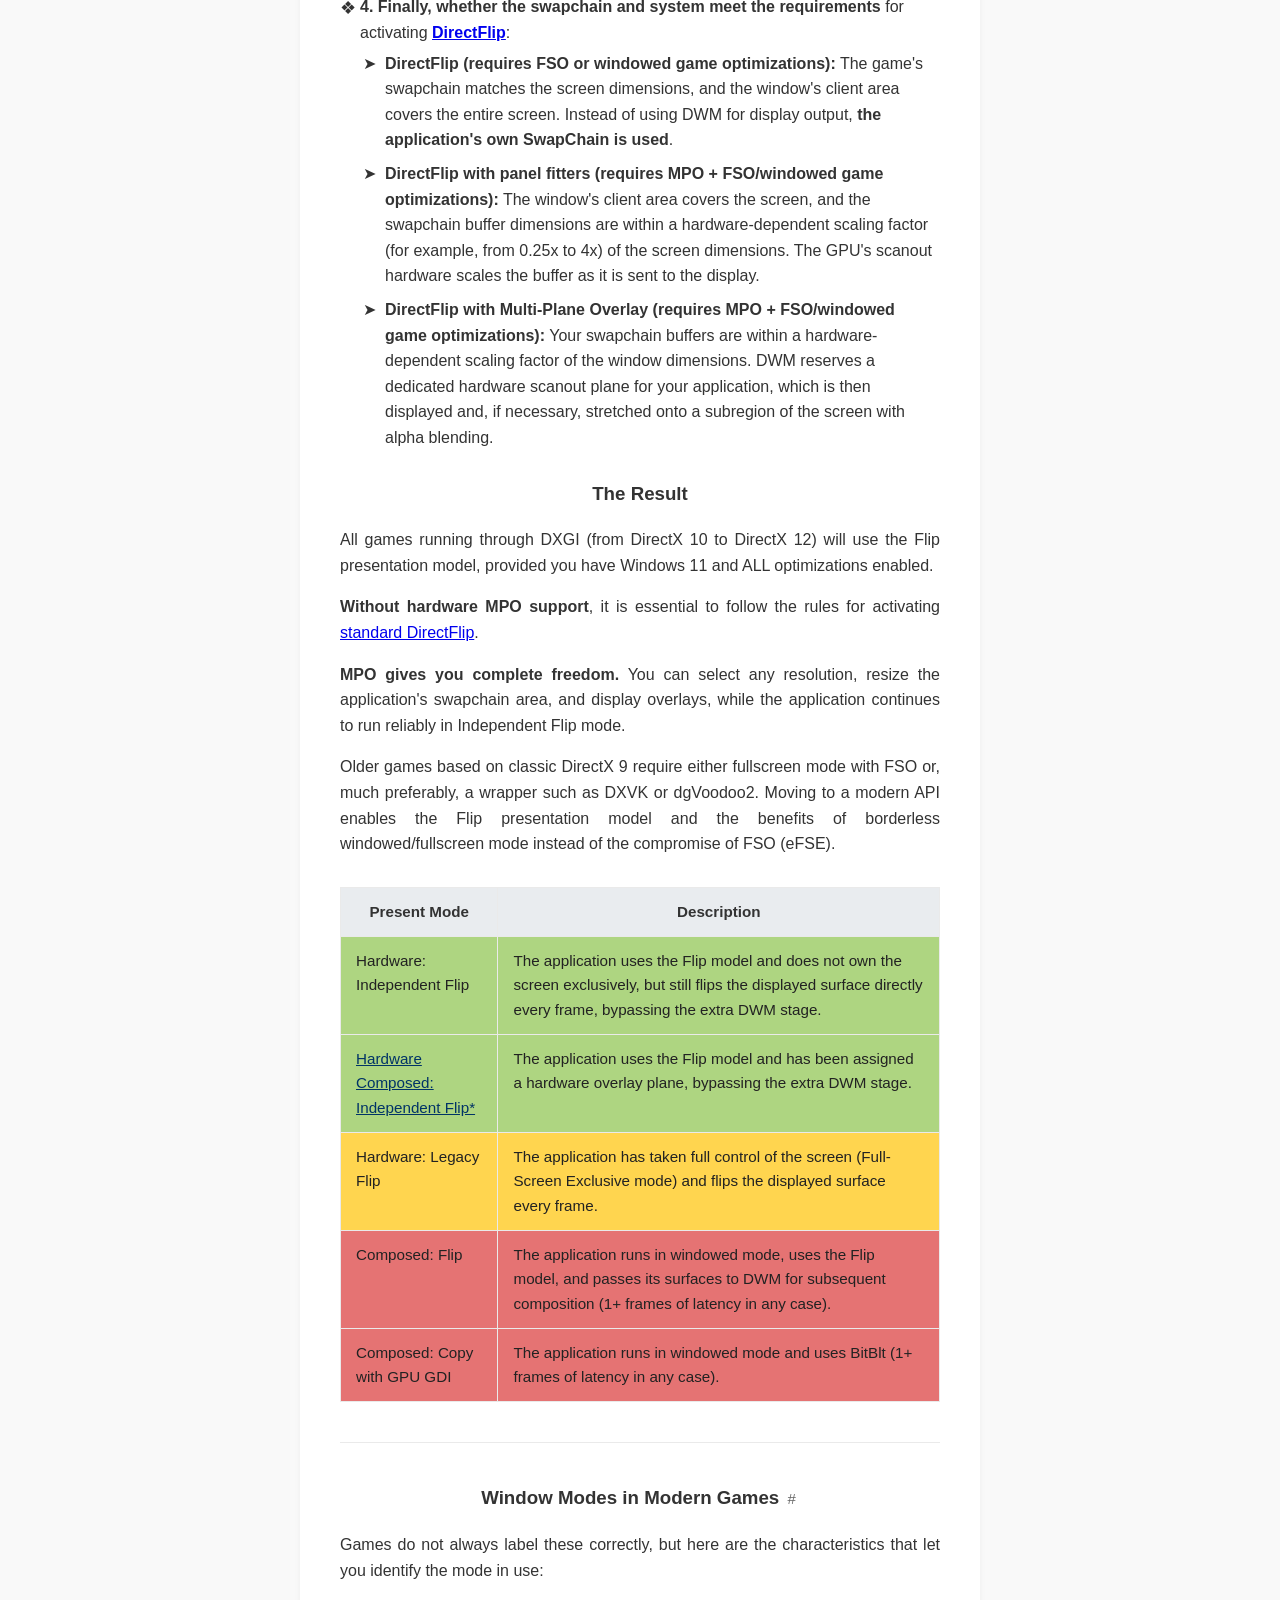
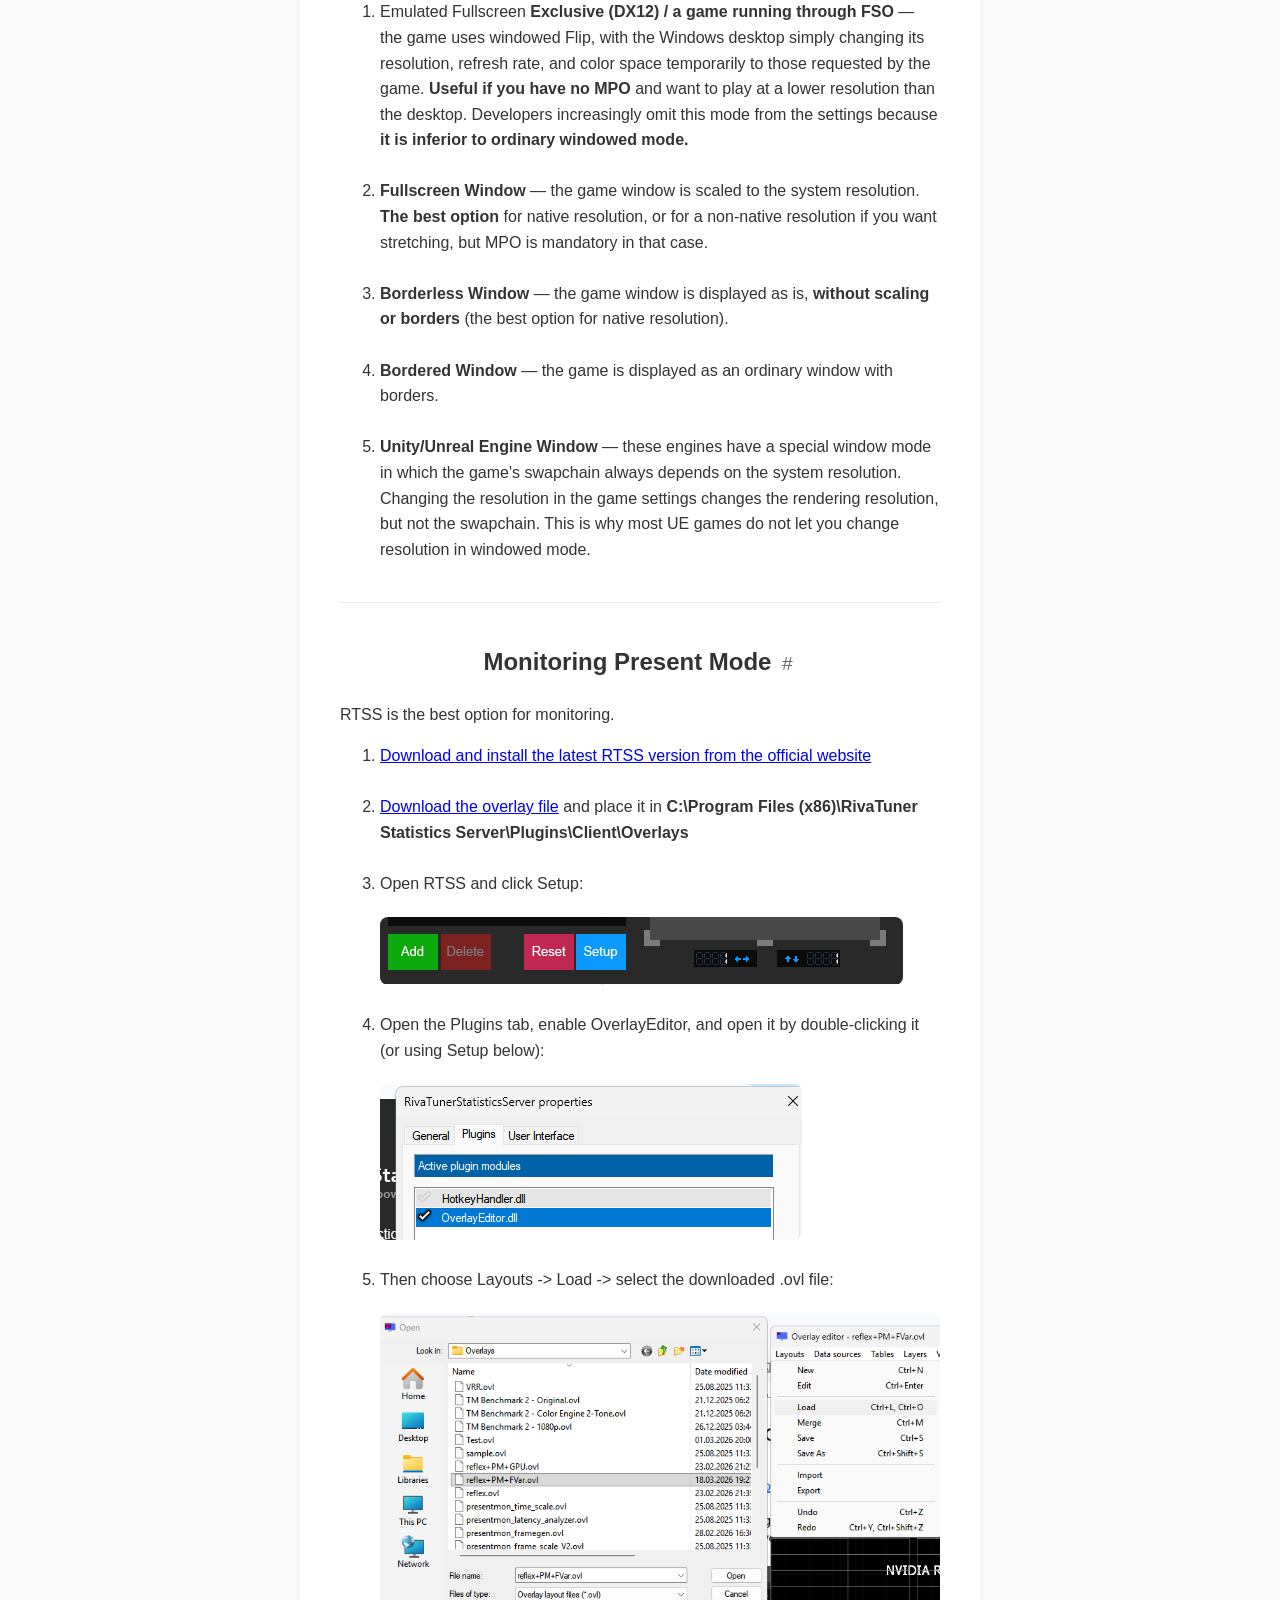
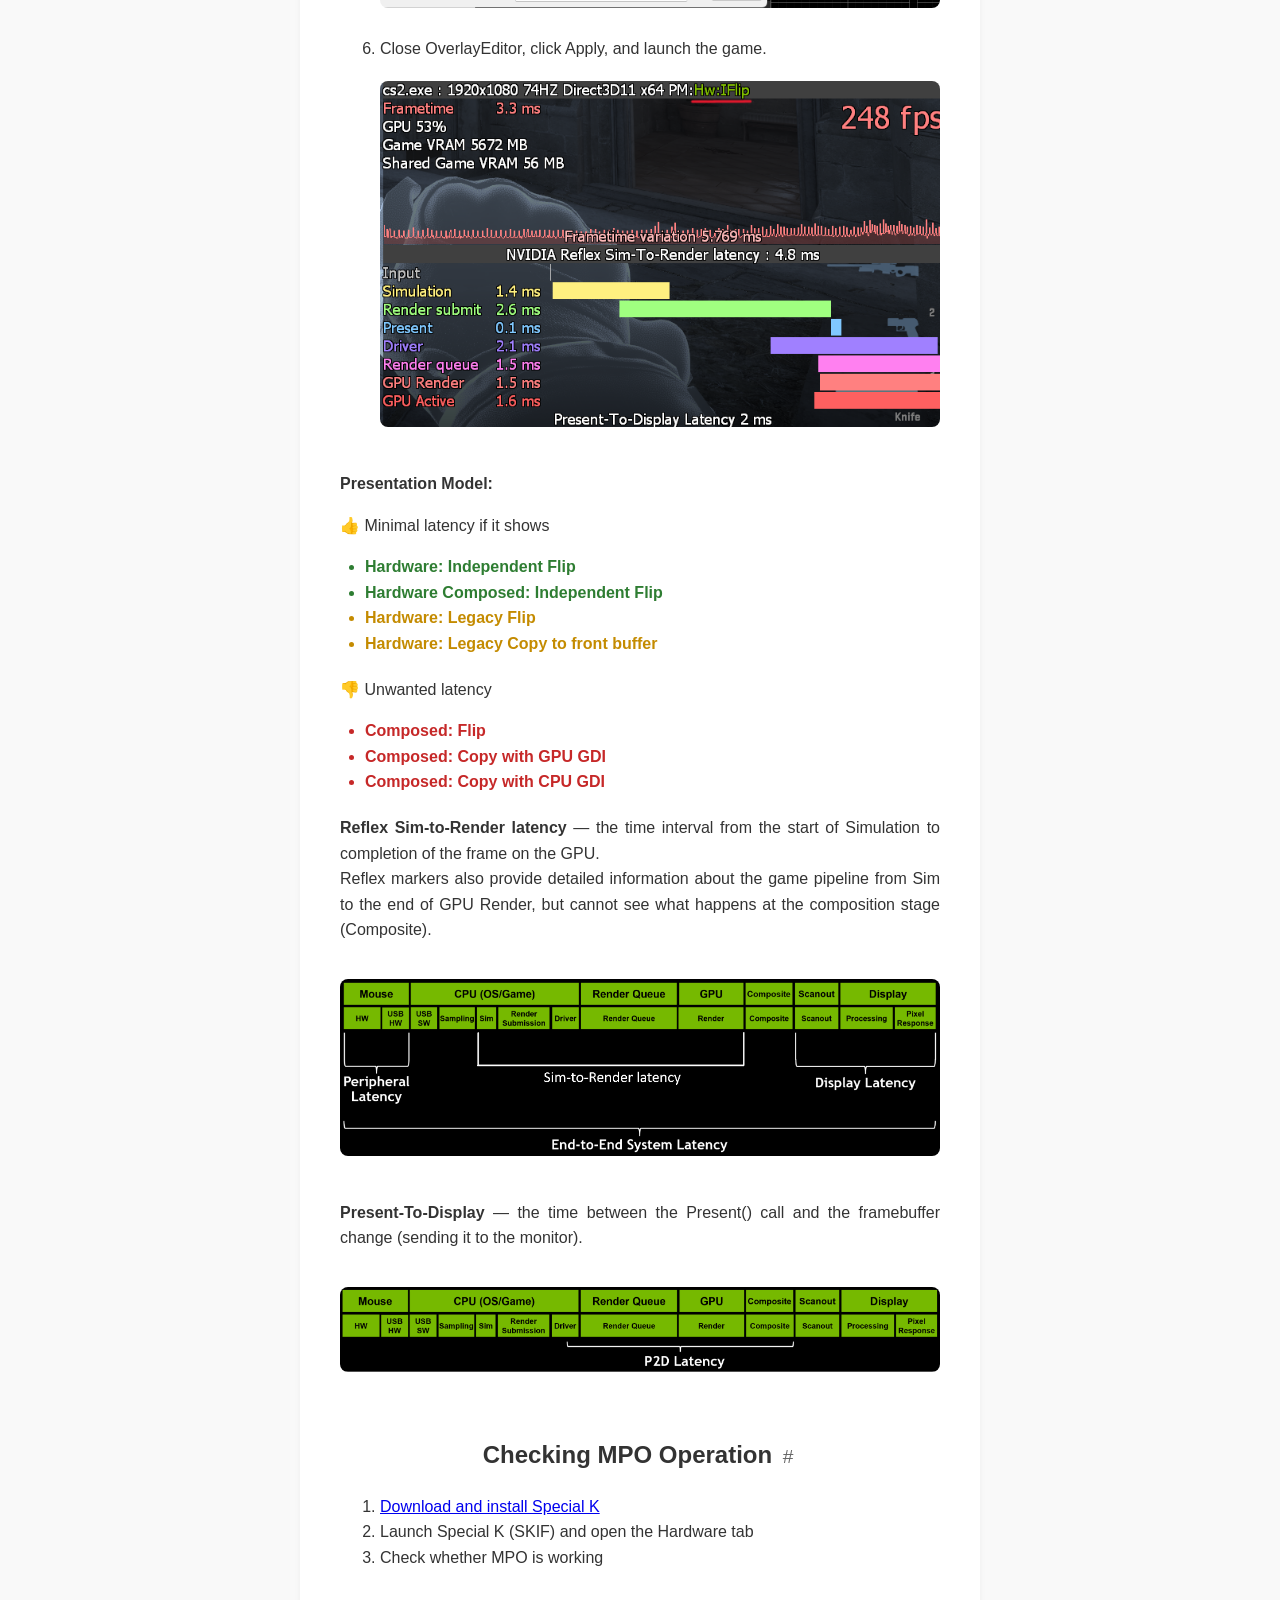
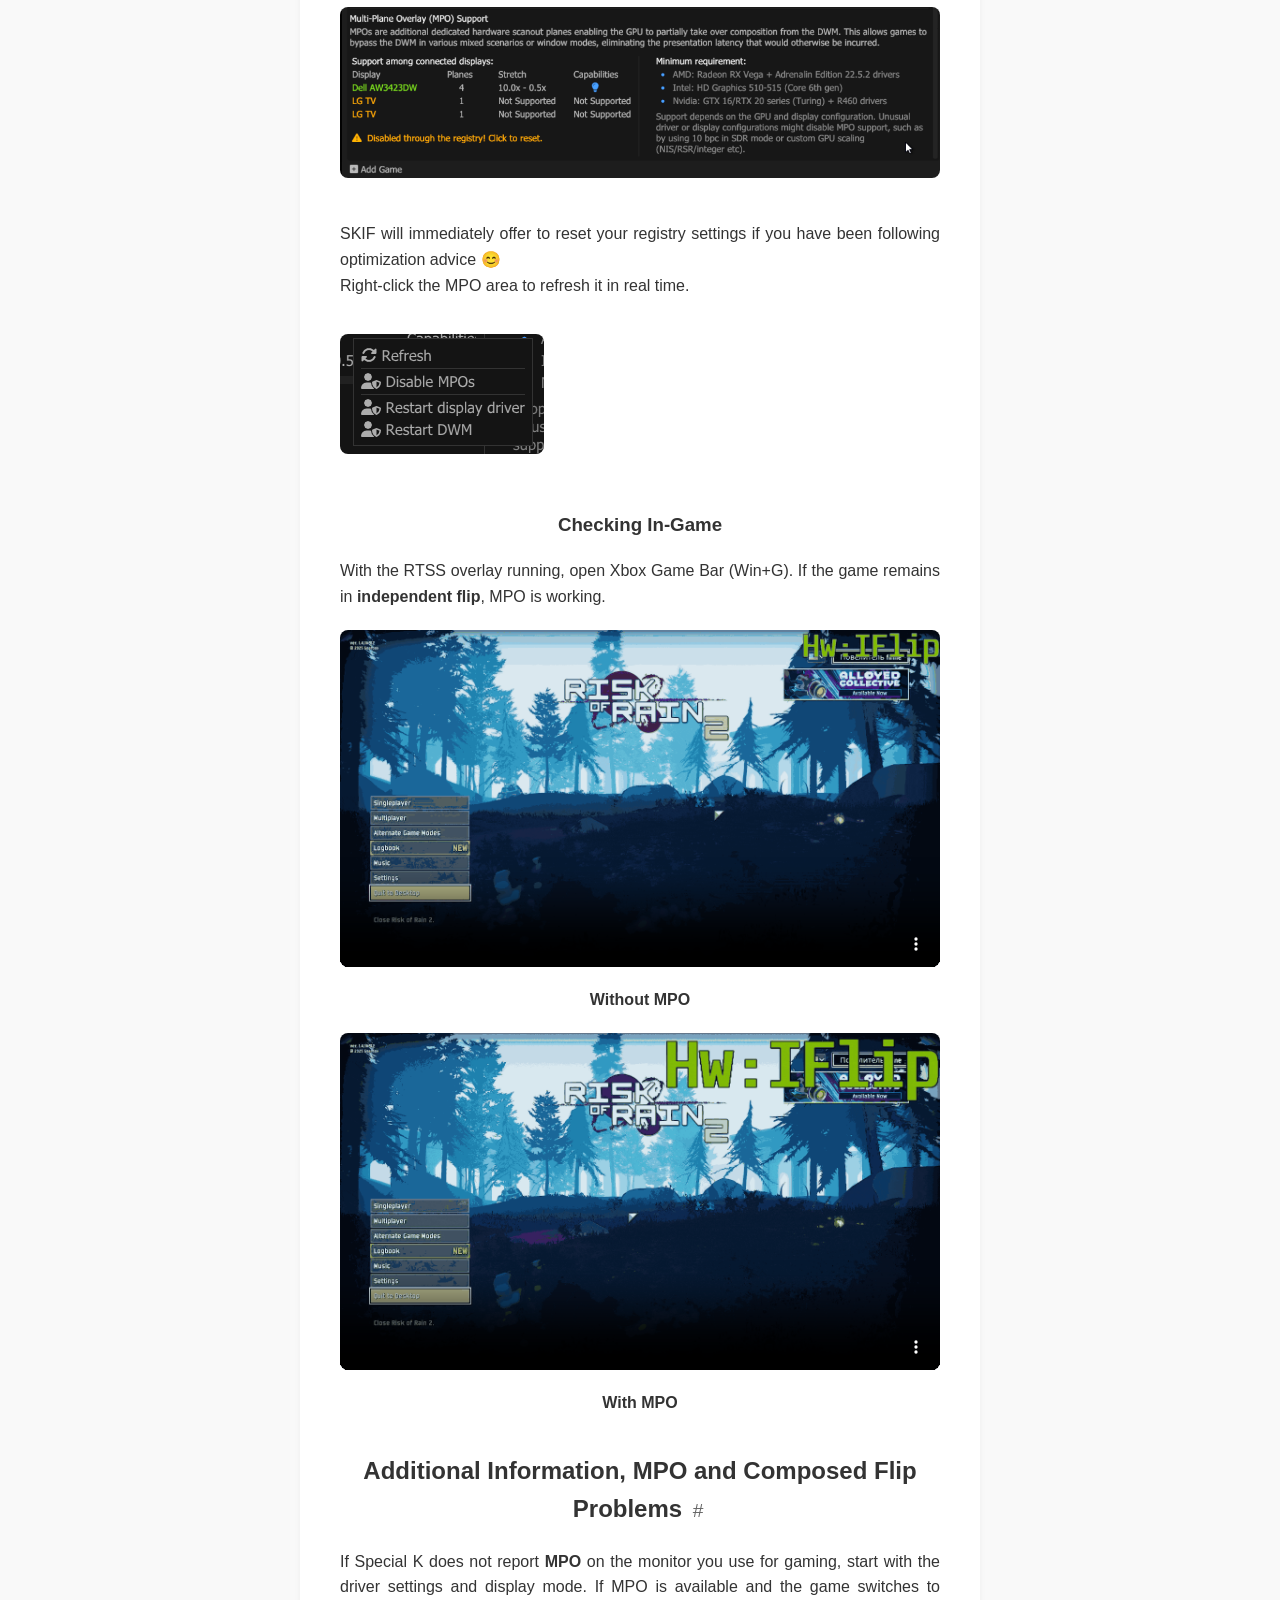
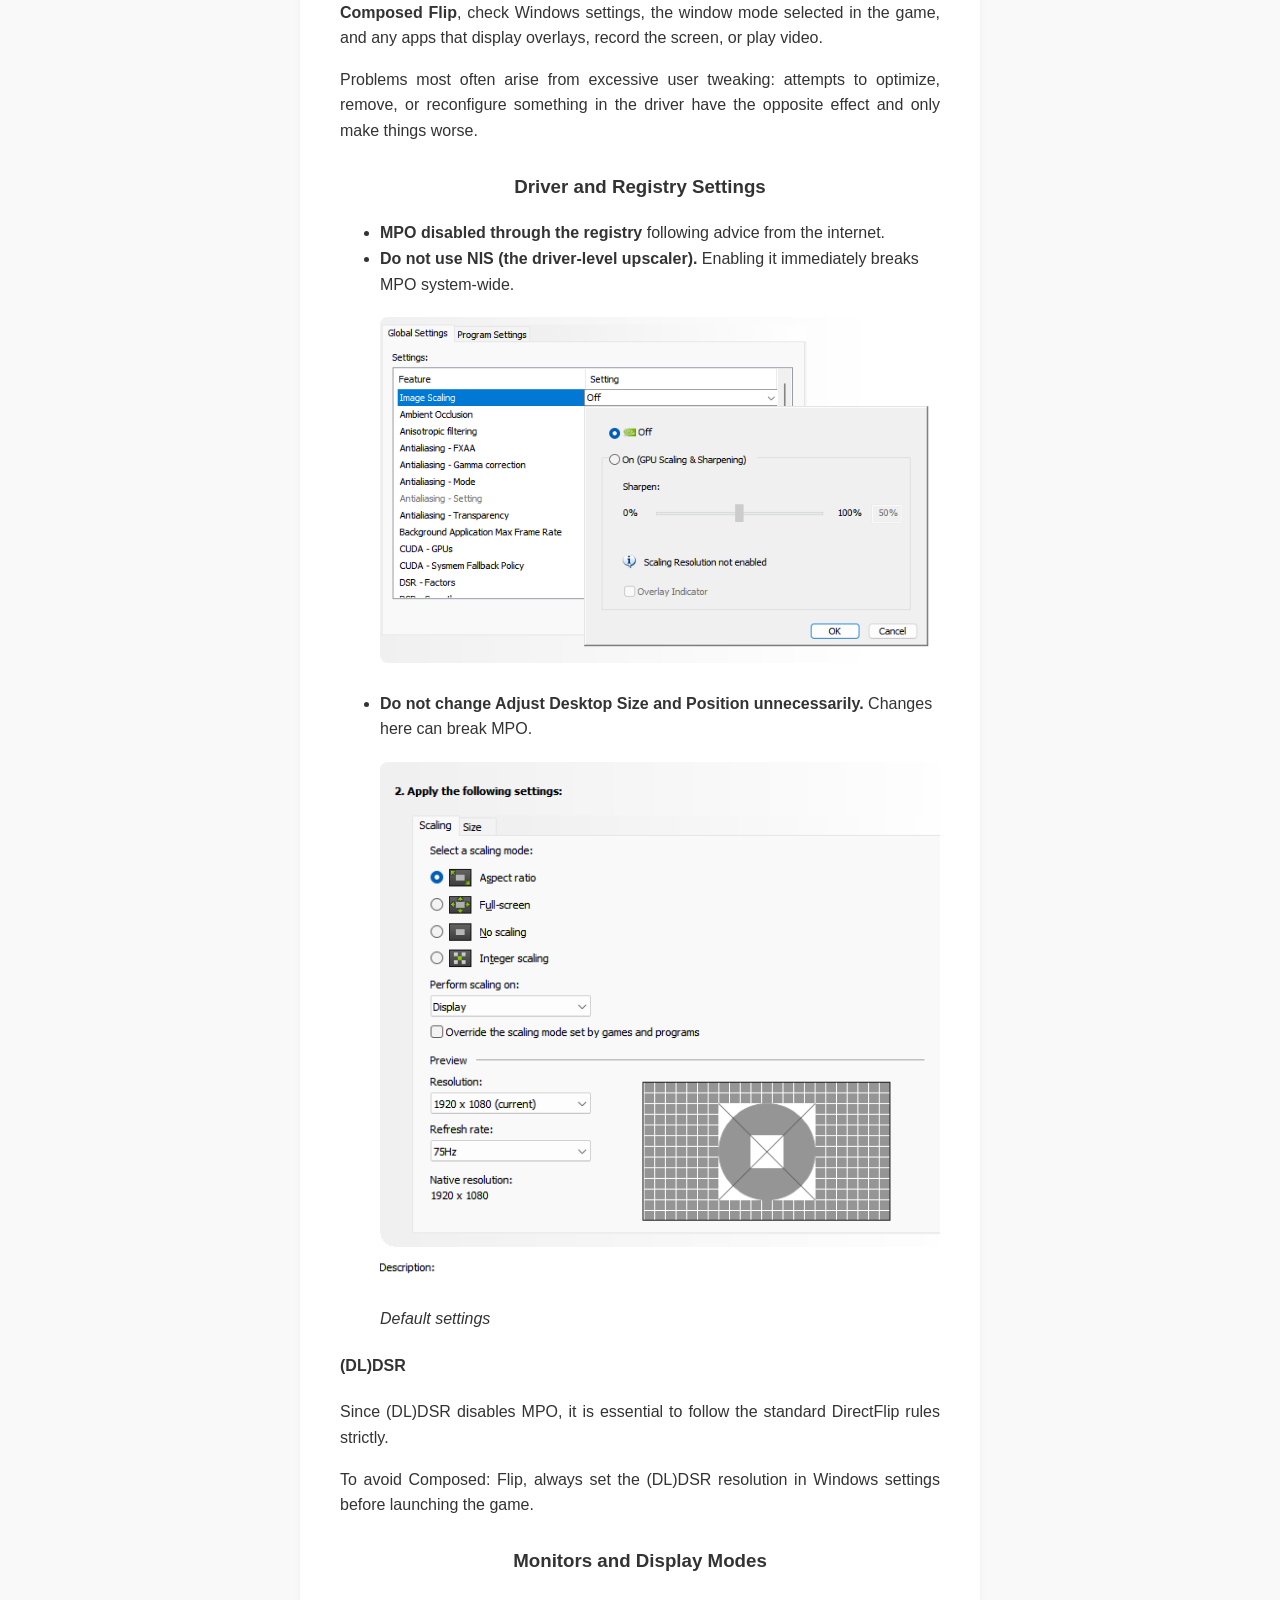
<file: en/presentation-model.html>
<!DOCTYPE html>
<html lang="en">
<head>
    <meta charset="UTF-8">
    <meta name="viewport" content="width=device-width, initial-scale=1.0">
    <title>Presentation Model | Guide</title>
    <link rel="stylesheet" href="../style.css">
    <meta name="description" content="How frames reach the display: DWM, DXGI, swap chains, Independent Flip and MPO, with practical presentation mode checks.">
    <link rel="canonical" href="https://andrilaz.github.io/en/presentation-model">
    <meta property="og:type" content="article">
    <meta property="og:site_name" content="Andrilaz">
    <meta property="og:title" content="Presentation Model | Guide">
    <meta property="og:description" content="How frames reach the display: DWM, DXGI, swap chains, Independent Flip and MPO, with practical presentation mode checks.">
    <meta property="og:url" content="https://andrilaz.github.io/en/presentation-model">
    <meta name="twitter:card" content="summary">
    <meta name="twitter:title" content="Presentation Model | Guide">
    <meta name="twitter:description" content="How frames reach the display: DWM, DXGI, swap chains, Independent Flip and MPO, with practical presentation mode checks.">
    <link rel="alternate" hreflang="ru" href="https://andrilaz.github.io/presentation-model">
    <link rel="alternate" hreflang="en" href="https://andrilaz.github.io/en/presentation-model">
</head>
<body>

<div class="page-layout">

    <aside class="sidebar">
        <a href="index.html" class="nav-link">← Home</a>
        <h3>Contents</h3>
        <ul class="toc-list">
            <li><a href="#PM">Presentation Model</a></li>
            <li><a href="#History">History of Presentation Models</a></li>
            <li><a href="#MPO">MPO</a></li>
            <li><a href="#PMp">Presentation Models in Practice</a></li>
            <li><a href="#monitoring">Monitoring Present Mode</a></li>
            <li><a href="#check-mpo">Checking MPO</a></li>
            <li><a href="#mpo-problems">Additional Information, MPO and Composed Flip Problems</a></li>
            <li><a href="#interop">OpenGL and Vulkan: DXGI Interop</a></li>
            <li><a href="#dx9-wrappers">DirectX 9 Wrappers</a></li>
            <li><a href="#sources">Sources and Useful Links</a></li>
        </ul>
    </aside>

    <main class="content">
        <div class="header-top">
            <h1>Presentation Models in Windows</h1>
            <div class="header-controls">
            <a href="../presentation-model.html" class="lang-btn" lang="ru" hreflang="ru" aria-label="Read this page in Russian">RU</a>
            <button id="theme-toggle" class="theme-btn">🌙</button>
        </div>
        </div>

        <div class="article-meta">
            <span>Author: <strong><a href="https://t.me/Andrilazzz" target="_blank"><strong>Andrilaz</strong></a></strong> </span>
            <span class="meta-divider">•</span>
        </div>

       <h3 id="terms">Reference and Basic Terms</h3>
<p>To understand this material, it is important to grasp the basic concepts:</p>

<div class="note">
    <ul>
        <li><strong class="term">DWM (Desktop Window Manager)</strong> – the Windows desktop compositor. Put simply, DWM takes the images of all open windows, layers them over one another (composition), and sends the final result to the display. The key detail: DWM always uses vertical synchronization, which adds at least one frame of latency if the application goes through it.</li>
        <li><strong class="term">DXGI (DirectX Graphics Infrastructure)</strong> – a low-level subsystem that handles adapter enumeration, SwapChain creation, and frame presentation. In <span class="v-api">DirectX 10, 11, and 12</span>, DXGI is responsible for displaying the image on screen. <span class="v-api">Direct3D 9 and 9Ex</span> use their own presentation API rather than DXGI.</li>
        <li><strong class="term">SwapChain (a chain of buffers)</strong> — the mechanism a Direct3D application uses to arrange rendered frames in sequence for display. You may have heard of double or triple buffering and vertical synchronization (V-Sync). These are all properties of a DXGI SwapChain, along with framebuffer resolution, format, and color space.</li>
    </ul>
</div>
        <h1 id="PM">Presentation Model</h1>
            <p>This describes the mechanism (path) used to deliver rendered game frames to the display.</p>
           <p>DXGI provides four different swap effects that a game can use for its swapchain: Discard (Flip), Sequential (Flip), Discard (BitBlt), and Sequential (BitBlt). The final presentation path depends on the application's SwapEffect and a range of optimizations.</p>
        <img src="../images/SE1.png" alt="SwapEffect diagram" width="1280" height="481" loading="lazy" decoding="async">
        <p>This sounds a little confusing, but the idea is simple: a game can configure different swap effects for its swapchain. The Swap Effect determines how a rendered frame should be displayed from the game's perspective. However, the presentation model actually used depends on many factors, not just the selected effect.</p>

        <h2 id="History">History of Presentation Models</h2>
        <h3 id="win7">Windows 7</h3>

        <p>In the Windows 7 era, the main methods were <strong>windowed BitBlt</strong> and <strong>fullscreen Flipping.</strong> For years, gamers followed a golden rule: if you want minimal input lag and smooth gameplay, use Full-Screen Exclusive mode.</p>

        <p>Windowed mode was synonymous with poor performance. The reason lay in the limitations of the BitBlt model: instead of going directly to DWM, the game used an intermediate surface to copy the frame. This extra copy operation meant additional video memory load and noticeable latency, with DWM adding another frame of composition latency on top.</p>

        <img src="../images/win7.png" alt="Windows 7 SwapEffect diagram" width="1280" height="720" loading="lazy" decoding="async">

        <p><strong class="term">FSE (Full-Screen Exclusive):</strong> In this mode, the game took control of display output, bypassing DWM entirely. The compositor effectively stopped rendering the desktop for that monitor. This delivered maximum speed, but prevented instant minimization and the use of windowed overlays.</p>

        <h3 id="win8">The Windows 8 Revolution</h3>
        <p>Windows 8 introduced <strong>windowed Flip</strong>. Instead of copying the frame as in BitBlt, the system and applications now simply exchange references to regions of video memory. This removed the extra copy operation, but DWM composition latency remained.</p>
        <img src="../images/win8.png" alt="Windows 8 SwapEffect diagram" width="1280" height="720" loading="lazy" decoding="async">

        <h3 id="DFlip">The Peak of Optimization: DirectFlip and iFlip</h3>
        <p>These improvements culminated in <strong>DirectFlip.</strong> It lets DWM take a step back and pass the game's frame directly to the display controller, bypassing the overall DWM composition stage.</p>
        <p>When DirectFlip is successfully activated, the program switches to Independent Flip mode (iFlip Immediate*). Technically, it remains windowed, but its performance and responsiveness are comparable to traditional Full-Screen Exclusive mode (FSE).</p>
        <div class="note">
        * Before Windows 10, even after successfully qualifying for DirectFlip and switching to Independent Flip, games could not tear as they could in FSE and were always under V-Sync. Tearing became possible with True Immediate iFlip, introduced in Windows 10.
     </div>
            <img src="../images/Dflip.png" alt="DirectFlip diagram" width="1280" height="720" loading="lazy" decoding="async">
        <p>To activate standard DirectFlip optimizations, the game's swapchain must <strong>match the desktop resolution</strong> (cover the entire screen), and <strong>no other windows or overlays may appear over the game window.</strong></p>

        <h3 id="Optimizations">Windows 10 and 11 Optimizations for Older Games</h3>
        <p id="FSO">The first is: <a href="https://devblogs.microsoft.com/directx/demystifying-full-screen-optimizations/"><strong>FSO (Full-Screen Optimization)</strong></a> — a feature added in Windows 10 that performs a very important task for the user: it <strong>converts any game using Full-Screen Exclusive Flipping (FSE) to windowed Flip.</strong> This conversion enables all the benefits of Independent Flip. A key feature of FSO is fullscreen emulation (eFSE), achieved by changing the system's display resolution and refresh rate to match the running game's requirements. It can also convert legacy D3D9 Fullscreen.</p>
        <p id="WOW">The second is: <a href="https://devblogs.microsoft.com/directx/updates-in-graphics-and-gaming/#optimizations-for-windowed-games"> <strong>Optimizations for windowed games</strong> </a> — a feature added in Windows 11 22H2 that converts older games (DirectX 10–11) using <strong>windowed BitBlt</strong> to modern <strong>windowed Flip</strong>. This lets those games benefit from Independent Flip as well. It does NOT work with D3D9.</p>

       <p>Consequently, on modern Windows 11 with all optimizations enabled, the <strong>windowed Flip</strong> model applies to all games running through DXGI. A game in Independent Flip gets the best performance.</p>
        <img src="../images/FSO.png" alt="FSO" width="1280" height="720" loading="lazy" decoding="async">

        <hr class="section-divider">

        <h3 id="MPO">Multi-Plane Overlay</h3>
        <p><strong>Multi-Plane Overlay (MPO)</strong> – uses additional dedicated hardware scanout planes in the GPU that can receive application frames. The graphics card then outputs them to the display itself, taking over the composition work.</p>
        <p>This lets games bypass DWM in various mixed and windowed modes, eliminating the display latency that would otherwise occur. With MPO, you do not have to follow the rules for activating standard DirectFlip.</p>
        <img src="../images/mpo.png" alt="MPO" width="1280" height="720" loading="lazy" decoding="async">

        <div class="note">
        <p><strong>Minimum graphics card requirements:</strong></p>
        <ul>
            <li> AMD: Radeon RX Vega (GCN 5.0) </li>
            <li> Intel: HD Graphics 510-515 (Core 6th gen) </li>
            <li> Nvidia: GTX 16/RTX 20 series (Turing) </li>
        </ul>
        <p>Support also depends on the GPU and display configuration. Unusual driver or display settings can disable MPO support, such as custom GPU scaling (NIS/RSR/integer scaling, etc.). We will cover this separately in the section on MPO and Composed: Flip problems.</p>
        </div>
        <hr class="section-divider">

        <h2 id="PMp">Presentation Models in Practice</h2>
        <p>Now that we have covered all the optimizations, let us return to analyzing the different scenarios of <strong>Presentation Model</strong>.</p>
        <p class="note">The diagrams use the following simplification: even with MPO support enabled, on some systems a game may still be reported as using “Hardware: Independent Flip”, although in this case it generally behaves and functions exactly like “Hardware Composed: Independent Flip”.</p>

        <p><strong>Flip (D3D11/D3D12*)</strong></p>
        <img src="../images/Flip.png" alt="FlipPM" width="1999" height="753" loading="lazy" decoding="async">

        <p><strong>The colored columns</strong> in the chart represent <strong>successive stages</strong>, described in detail in this list.</p>

        <p>For a game using the Flip swap effect, the specific presentation model depends on several factors:</p>

        <ul class="custom-list">
            <li>1. <a href="#WindowMode">The display mode requested by the game.</a>
            <ul>
            <li><strong>(*) The section on Full-Screen Exclusive mode (FSE)</strong> does not apply to games using <strong>DirectX 12</strong>, because their “exclusive mode” is only emulated (eFSE). In this mode, the Windows desktop temporarily changes its resolution, refresh rate, and color space to those requested by the game, but otherwise it works exactly like ordinary borderless fullscreen.</li>
            </ul>
                </li>
                <li>2. The <strong>Full-Screen Optimizations</strong> <a href="#FSO">(FSO)</a> toggle (relevant only to games running in Full-Screen Exclusive mode <a href="#">(FSE)</a>).</li>
                <li><strong>3. Hardware support for Multi-Plane Overlay <a href="#MPO">(MPO)</a>.</strong></li>
                <li><strong>4. Finally, whether the swapchain and system meet the requirements</strong> for activating <a href="#DFlip">DirectFlip</a>:
            <ul>
                <li><strong>DirectFlip:</strong> Your swapchain buffers match the screen dimensions, and the window's client area covers the entire screen. The application's own swapchain is used for display output instead of DWM's swapchain.</li>
                <li><strong>DirectFlip with panel fitters (requires MPO):</strong> The window's client area covers the screen, and the swapchain buffer dimensions are within a hardware-dependent scaling factor (for example, from 0.25x to 4x) of the screen dimensions. The GPU scales the buffer as it is sent to the display.</li>
             <li><strong>DirectFlip with Multi-Plane Overlay (requires MPO):</strong> Your swapchain buffers are within a hardware-dependent scaling factor of the window dimensions. DWM reserves a dedicated hardware scanout plane for your application, which is then displayed and, if necessary, stretched onto a subregion of the screen with alpha blending.</li>
        </ul>
    </li>
</ul>
  <hr class="section-divider">
  <p><strong>BitBlt (D3D11)</strong></p>
        <img src="../images/BitBlt.png" alt="BitBlt" width="1999" height="854" loading="lazy" decoding="async">

    <p>For a game using the legacy <strong>BitBlt swap</strong> effect, the specific presentation model depends on several factors:</p>

<p><strong>The colored columns</strong> in the chart represent <strong>successive stages</strong>, described in detail in this list.</p>

<ul class="custom-list">
    <li><a href="#WindowMode"><strong>1. The display mode requested by the game</strong></a>.</li>
    <li>2. The <strong>Full-Screen Optimizations</strong> <a href="#FSO"><strong>(FSO)</strong></a> toggle (relevant only to games running in Full-Screen Exclusive mode <a href="#"><strong>(FSE)</strong></a>).</li>
    <li>The <a href="#WOW"><strong>Optimizations for windowed games</strong></a> toggle (available in Windows 11 and relevant only to games running in one of the two windowed modes).</li>
    <li><strong> 3. Hardware support for Multi-Plane Overlay <a href="#MPO">(MPO)</a>.</strong></li>
    <li><strong>4. Finally, whether the swapchain and system meet the requirements</strong> for activating <a href="#DFlip"><strong>DirectFlip</strong></a>:
        <ul>
            <li><strong>DirectFlip (requires FSO or windowed game optimizations):</strong> The game's swapchain matches the screen dimensions, and the window's client area covers the entire screen. Instead of using DWM for display output, <strong>the application's own SwapChain is used</strong>.</li>
            <li><strong>DirectFlip with panel fitters (requires MPO + FSO/windowed game optimizations):</strong> The window's client area covers the screen, and the swapchain buffer dimensions are within a hardware-dependent scaling factor (for example, from 0.25x to 4x) of the screen dimensions. The GPU's scanout hardware scales the buffer as it is sent to the display.</li>
            <li><strong>DirectFlip with Multi-Plane Overlay (requires MPO + FSO/windowed game optimizations):</strong> Your swapchain buffers are within a hardware-dependent scaling factor of the window dimensions. DWM reserves a dedicated hardware scanout plane for your application, which is then displayed and, if necessary, stretched onto a subregion of the screen with alpha blending.</li>
        </ul>
    </li>
</ul>

<h3>The Result</h3>
<p>All games running through DXGI (from DirectX 10 to DirectX 12) will use the Flip presentation model, provided you have Windows 11 and ALL optimizations enabled.</p>
<p><strong>Without hardware MPO support</strong>, it is essential to follow the rules for activating <a href="#DFlip">standard DirectFlip</a>.</p>
<p><strong>MPO gives you complete freedom.</strong> You can select any resolution, resize the application's swapchain area, and display overlays, while the application continues to run reliably in Independent Flip mode.</p>
<p>Older games based on classic DirectX 9 require either fullscreen mode with FSO or, much preferably, a wrapper such as DXVK or dgVoodoo2. Moving to a modern API enables the Flip presentation model and the benefits of borderless windowed/fullscreen mode instead of the compromise of FSO (eFSE).</p>
<table class="custom-table">
    <thead>
        <tr>
            <th>Present Mode</th>
            <th>Description</th>
        </tr>
    </thead>
    <tbody>
        <tr class="row-green">
            <td>Hardware: Independent Flip</td>
            <td>The application uses the Flip model and does not own the screen exclusively, but still flips the displayed surface directly every frame, bypassing the extra DWM stage.</td>
        </tr>
        <tr class="row-green">
            <td><a href="#">Hardware Composed:<br>Independent Flip*</a></td>
            <td>The application uses the Flip model and has been assigned a hardware overlay plane, bypassing the extra DWM stage.</td>
        </tr>
        <tr class="row-yellow">
            <td>Hardware: Legacy Flip</td>
            <td>The application has taken full control of the screen (Full-Screen Exclusive mode) and flips the displayed surface every frame.</td>
        </tr>
        <tr class="row-red">
            <td>Composed: Flip</td>
            <td>The application runs in windowed mode, uses the Flip model, and passes its surfaces to DWM for subsequent composition (1+ frames of latency in any case).</td>
        </tr>
        <tr class="row-red">
            <td>Composed: Copy with GPU GDI</td>
            <td>The application runs in windowed mode and uses BitBlt (1+ frames of latency in any case).</td>
        </tr>
    </tbody>
</table>
<hr class="section-divider">

<h3 id="WindowMode">Window Modes in Modern Games</h3>

<p>Games do not always label these correctly, but here are the characteristics that let you identify the mode in use:</p>

<ol>
    <li>Emulated Fullscreen <strong>Exclusive (DX12) / a game running through FSO</strong> — the game uses windowed Flip, with the Windows desktop simply changing its resolution, refresh rate, and color space temporarily to those requested by the game. <strong>Useful if you have no MPO</strong> and want to play at a lower resolution than the desktop. Developers increasingly omit this mode from the settings because <strong>it is inferior to ordinary windowed mode.</strong></li>
    <br>
    <li><strong>Fullscreen Window</strong> — the game window is scaled to the system resolution. <strong>The best option</strong> for native resolution, or for a non-native resolution if you want stretching, but MPO is mandatory in that case.</li>
    <br>
    <li><strong>Borderless Window</strong> — the game window is displayed as is, <strong>without scaling or borders</strong> (the best option for native resolution).</li>
    <br>
    <li><strong>Bordered Window</strong> — the game is displayed as an ordinary window with borders.</li>
    <br>
    <li><strong>Unity/Unreal Engine Window</strong> — these engines have a special window mode in which the game's swapchain always depends on the system resolution. Changing the resolution in the game settings changes the rendering resolution, but not the swapchain. This is why most UE games do not let you change resolution in windowed mode.</li>
</ol>
<hr class="section-divider">
<h2 id="monitoring">Monitoring Present Mode</h2>

<p>RTSS is the best option for monitoring.</p>

<ol>
    <li><a href="https://www.guru3d.com/download/rtss-rivatuner-statistics-server-download/" target="_blank">Download and install the latest RTSS version from the official website</a></li>

    <br>

    <li><a href="https://drive.google.com/drive/folders/1dGwj1RETFjVel2NSwOdF1b1RXcBTBA1d?usp=sharing">Download the overlay file</a> and place it in <strong>C:\Program Files (x86)\RivaTuner Statistics Server\Plugins\Client\Overlays</strong></li>

    <br>

    <li>Open RTSS and click Setup:
        <img src="../images/rtss1.png" alt="Setup button in RTSS" width="523" height="68" loading="lazy" decoding="async">
    </li>

    <li>Open the Plugins tab, enable OverlayEditor, and open it by double-clicking it (or using Setup below):
        <img src="../images/rtss2.png" alt="Plugins tab in RTSS" width="422" height="156" loading="lazy" decoding="async">
    </li>

    <li>Then choose Layouts -> Load -> select the downloaded .ovl file:
        <img src="../images/rtss3.png" alt="Loading an ovl file" width="800" height="422" loading="lazy" decoding="async">
    </li>

    <li>Close OverlayEditor, click Apply, and launch the game.
        <img src="../images/rtss4.png" alt="Overlay" width="704" height="435" loading="lazy" decoding="async">
    </li>
</ol>

<p><strong>Presentation Model:</strong></p>
<p>👍 Minimal latency if it shows</p>
<ul class="status-list">
    <li class="status-green"><strong>Hardware: Independent Flip</strong></li>
    <li class="status-green"><strong>Hardware Composed: Independent Flip</strong></li>
    <li class="status-yellow"><strong>Hardware: Legacy Flip</strong></li>
    <li class="status-yellow"><strong>Hardware: Legacy Copy to front buffer</strong></li>
</ul>

<p>👎 Unwanted latency</p>
<ul class="status-list">
    <li class="status-red"><strong>Composed: Flip</strong></li>
    <li class="status-red"><strong>Composed: Copy with GPU GDI</strong></li>
    <li class="status-red"><strong>Composed: Copy with CPU GDI</strong></li>
</ul>

<p><strong>Reflex Sim-to-Render latency</strong> — the time interval from the start of Simulation to completion of the frame on the GPU.<br>
Reflex markers also provide detailed information about the game pipeline from Sim to the end of GPU Render, but cannot see what happens at the composition stage (Composite).</p>

<img src="../images/pcl1.png" alt="Reflex Sim-to-Render latency diagram" width="1999" height="591" loading="lazy" decoding="async">

<p><strong>Present-To-Display</strong> — the time between the Present() call and the framebuffer change (sending it to the monitor).</p>

<img src="../images/pcl2.png" alt="Present-To-Display latency diagram" width="1999" height="283" loading="lazy" decoding="async">


<h2 id="check-mpo">Checking MPO Operation</h2>
<ol>
    <li><a href="https://www.special-k.info/" target="_blank">Download and install Special K</a></li>
    <li>Launch Special K (SKIF) and open the Hardware tab</li>
    <li>Check whether MPO is working</li>
</ol>

<img src="../images/skif1.png" alt="Checking MPO support in Special K" width="982" height="280" loading="lazy" decoding="async">

<p>SKIF will immediately offer to reset your registry settings if you have been following optimization advice 😊<br>
Right-click the MPO area to refresh it in real time.</p>

<img src="../images/skif2.png" alt="MPO context menu in Special K" width="204" height="120" loading="lazy" decoding="async">

<h3>Checking In-Game</h3>

<p>With the RTSS overlay running, open Xbox Game Bar (Win+G). If the game remains in <strong>independent flip</strong>, MPO is working.</p>

<video controls loop muted playsinline preload="none" poster="../images/MPO-poster.png" aria-label="Game without MPO (Game Bar)">
    <source src="../images/MPO.mp4" type="video/mp4">
    <a href="../images/MPO.gif">Game without MPO (Game Bar)</a>
</video>
<p style="text-align: center;"><strong>Without MPO</strong></p>

<video controls loop muted playsinline preload="none" poster="../images/NoMPO-poster.png" aria-label="Game with MPO (Game Bar)">
    <source src="../images/NoMPO.mp4" type="video/mp4">
    <a href="../images/NoMPO.gif">Game with MPO (Game Bar)</a>
</video>
<p style="text-align: center;"><strong>With MPO</strong></p>

<h2 id="mpo-problems">Additional Information, MPO and Composed Flip Problems</h2>

<p>If Special K does not report <strong>MPO</strong> on the monitor you use for gaming, start with the driver settings and display mode. If MPO is available and the game switches to <strong>Composed Flip</strong>, check Windows settings, the window mode selected in the game, and any apps that display overlays, record the screen, or play video.</p>

<p>Problems most often arise from excessive user tweaking: attempts to optimize, remove, or reconfigure something in the driver have the opposite effect and only make things worse.</p>

<h3>Driver and Registry Settings</h3>

<ul>
    <li><strong>MPO disabled through the registry</strong> following advice from the internet.</li>

    <li><strong>Do not use NIS (the driver-level upscaler).</strong> Enabling it immediately breaks MPO system-wide.
        <br>
        <img src="../images/nvcp2.png" alt="NIS settings" width="667" height="412" loading="lazy" decoding="async">
    </li>

    <li><strong>Do not change Adjust Desktop Size and Position unnecessarily.</strong> Changes here can break MPO.
        <br>
        <img src="../images/nvcp1.png" alt="Default settings" width="576" height="531" loading="lazy" decoding="async">
        <br><em>Default settings</em>
    </li>
</ul>

<h4 id="dldsr">(DL)DSR</h4>
<p>Since (DL)DSR disables MPO, it is essential to follow the standard DirectFlip rules strictly.</p>
<p>To avoid Composed: Flip, always set the (DL)DSR resolution in Windows settings before launching the game.</p>

<h3>Monitors and Display Modes</h3>

<ul>
    <li><strong>MPO with multiple monitors.</strong>
        <ul>
            <li><strong>GeForce RTX 50 (Blackwell).</strong> Drivers from the R610 branch onward support MPO on every display in a multi-monitor setup. If you upgraded in place from a 5xx driver, use DDU for a clean driver reinstall. Use an up-to-date build of Windows 11.</li>
            <li>
                <p><strong>GeForce GTX 16 and RTX 20/30/40.</strong> In a multi-monitor setup, the driver assigns all four MPO planes to one display by default. This can leave the primary monitor without MPO.</p>
                <img src="../images/skif3.png" alt="MPO on multiple monitors" width="392" height="100" loading="lazy" decoding="async">
                <p>To restore MPO on the primary monitor, set it as primary in NVIDIA Control Panel (NVCP) or NVIDIA App. If it is already primary, temporarily set another monitor as primary, then switch back.</p>
                <img src="../images/nvcp3.png" alt="Setting the primary display in NVCP" width="1223" height="1002" loading="lazy" decoding="async">
                <p><strong>Experimental workaround.</strong> A registry setting may assign two MPO planes to each monitor. Use this workaround only with two active monitors on the NVIDIA GPU. With three or more, MPO may be disabled on every display.</p>
                <ol>
                    <li>Open Registry Editor (<code>regedit</code>) and go to the key for your NVIDIA graphics card.<br>
                        <code>Computer\HKEY_LOCAL_MACHINE\SYSTEM\CurrentControlSet\Control\Class\{4d36e968-e325-11ce-bfc1-08002be10318}\0000</code><br>
                        The <code>0000</code> key is an example. If the number differs, match the GPU model listed in <code>DriverDesc</code>.
                    </li>
                    <li>Create a <strong>DWORD (32-bit) Value</strong> named <code>MaxExposedPlanesPerSource</code> and set it to <code>2</code>.</li>
                    <li>Restart Windows. Always verify MPO on both monitors in Special K and check the game’s Present Mode.</li>
                </ol>
            </li>
        </ul>
    </li>

    <li>
        <p><strong>DSC and the pixel clock limit.</strong> If a display mode exceeds the NVIDIA GPU’s single-head pixel clock limit, the GPU may use two display heads for one monitor when DSC is active. In this mode, MPO may become unavailable.</p>
        <p>Enter your resolution, refresh rate, and timings in the <a href="../dsc.html#calculator-title">pixel clock calculator</a>, then compare the result with the threshold for your GeForce series.</p>
        <p><strong>NVIDIA single-head pixel clock thresholds</strong></p>
        <ul>
            <li>GTX 16 — 1330 MHz</li>
            <li>RTX 20 — 1330 MHz</li>
            <li>RTX 30 — 1335 MHz</li>
            <li>RTX 40 — 1350 MHz</li>
            <li>RTX 50 — 1620 MHz</li>
        </ul>
    </li>

    <li><strong>10-bit SDR</strong> breaks MPO on older Windows versions. This was fixed in Windows 11 24H2 and current Nvidia drivers.</li>

    <li><strong>Laptops with a MUX switch.</strong> Switching to discrete graphics mode (dGPU only) on <strong>some</strong> laptops causes MPO support to be lost.</li>
</ul>

<h3>Windows Settings and Game Behavior</h3>

<ul>
    <li><strong>Disabling FSO and Optimizations for windowed games.</strong> This is strongly discouraged! Disabling them permanently blocks older games from using the Flip model.</li>

    <li><strong>Windows Game Mode is disabled or the game is not recognized.</strong> Game Mode was introduced in Windows 10 and kicks in when the system recognizes a game.
        <ul>
            <li>Gives the game higher priority while it is in the foreground.</li>
            <li>Applies Auto HDR to compatible DXGI games.</li>
            <li>Applies VRR and MPO optimizations in games that use Flip Model. It also activates <a href="#WOW">Optimizations for windowed games</a>.</li>
            <li>Postpones Windows Update, suppresses restart prompts, and can silence other notifications while you play.</li>
            <li>Can pause file indexing if “Respect Device Power Mode Settings” is enabled in Search settings.</li>
            <li><strong>Applies the Game Mode power profile with the Balanced power plan.</strong> (Make sure Balanced is selected under Power Options in the classic Control Panel.) A <em>power plan</em> is the classic power setting. The newer <em>power mode</em> setting is in Windows 11 under Settings → System → Power &amp; battery.</li>
            <li>Optimizes CPU scheduling on supported AMD Ryzen processors, including some Ryzen X3D models.</li>
        </ul>
        <img src="../images/game1.png" alt="Windows Game Mode" width="1068" height="168" loading="lazy" decoding="async">
        <p>If Windows does not recognize the game, press <kbd>Win+G</kbd> and enable “Remember this is a game” in Xbox Game Bar settings.</p>
        <img src="../images/game2.png" alt="Remember this is a game setting in Xbox Game Bar" width="332" height="626" loading="lazy" decoding="async">
    </li>

    <li><strong>For older games that natively use BitBlt,</strong> switching window modes triggers a transition to <strong>Composed Flip</strong> because these applications do not call ResizeBuffers during the switch. You need to restart the game or change the resolution and then change it back.</li>
</ul>

<h3>Overlays, Capture, and Video</h3>

<ul>
    <li><strong>The Discord overlay</strong> breaks MPO and VRR.</li>

    <li><strong>The Overwolf overlay</strong> can cause Composed Flip if you do not have MPO.</li>

    <li><strong>The Windows activation watermark</strong> acts as an overlay and causes Composed Flip if there is no MPO.</li>

    <li><strong>Recording and Instant Replay</strong> in NVIDIA app/AMD Adrenalin with desktop recording enabled break MPO.</li>

    <li><strong>WGC capture</strong> causes Composed Flip if there is no MPO.</li>

    <li><strong>RTX Video Super Resolution and RTX Video HDR</strong> disable MPO while video is playing/the browser is running.</li>

    <li><strong>Playing 4K video</strong> in a browser can break MPO on some systems.</li>
</ul>

<h2 id="interop">OpenGL and Vulkan: DXGI Interop</h2>
<p>Natively on Windows, OpenGL and Vulkan games have two paths: fullscreen in FSE (Hardware: Legacy Flip) and windowed in BitBlt (Composed: Copy with GPU GDI). In other words, these games do not work through the DXGI subsystem directly.</p>

<h3 id="nv-interop">Nvidia Driver Interop (Layered on DXGI Swapchain)</h3>
<p>To convert a Vulkan or OpenGL game, open the <strong>game profile</strong> in NVAPP/NVCP and select <strong>Vulkan/OpenGL Present Method: Prefer layered on DXGI Swapchain</strong>.</p>

<img src="../images/nvappdxgi.png" alt="Vulkan/OpenGL Present Method: Prefer layered on DXGI Swapchain in NVAPP" width="752" height="300" loading="lazy" decoding="async">

<div class="note">
    <strong>Warning:</strong> Do not change this setting in the Global profile! Enable it only in the individual <strong>profile for the specific game</strong>.
</div>

<h3 id="sk-interop">Special K Interop (OpenGL Only)</h3>
<p>Because Nvidia's built-in interop has very high GPU overhead in OpenGL (for example, in Minecraft with demanding shaders, performance can drop to less than half), for OpenGL I recommend using <strong>Special K</strong>.</p>

<p>All you need to do is add the game's <code>.exe</code> executable to its launcher (SKIF) and launch the game through it. Special K will inject itself and configure the DXGI SwapChain automatically.</p>

<p>If Special K has injected successfully, you will see <strong>OpenGL-IK</strong> in its control panel. This means Special K's own interop is working.</p>

<img src="../images/SKOGL.png" alt="OpenGL-IK in the Special K control panel" width="860" height="170" loading="lazy" decoding="async">

<hr class="section-divider">

<h2 id="dx9-wrappers">DirectX 9 Wrappers (dgVoodoo2 and DXVK)</h2>
<p>Older games based on classic DirectX 9 cannot use the modern Flip model natively. Moving to a modern API enables DXGI SwapChain and the benefits of borderless windowed/fullscreen mode.</p>

<h3 id="dgvoodoo">dgVoodoo2</h3>
<p><strong>dgVoodoo2</strong> — a wrapper that translates legacy graphics APIs (DirectDraw, Direct3D 1–9, and Glide) to <strong>Direct3D 11/12</strong>. It moves older games to a modern DXGI SwapChain, enabling the benefits of borderless windowed mode and the Flip presentation model.</p>

<ol>
    <li><a href="https://dege.freeweb.hu/dgVoodoo2/dgVoodoo2/" target="_blank">Download the dgVoodoo2 archive</a> from the developer's official website.</li>

    <br>

    <li>Extract the archive and copy the control panel file <code>dgVoodooCpl.exe</code> and the configuration file <code>dgVoodoo.conf</code> to the game root folder (next to the main <code>.exe</code> file).</li>

    <br>

    <li>Determine whether the game is 32-bit or 64-bit (the vast majority of older DirectX 9 games are 32-bit, i.e., <strong>x86</strong>).
        <ul class="custom-list">
            <li>Open the <code>MS/x86/</code> folder inside the downloaded archive (or <code>MS/x64/</code> if the game is 64-bit).</li>
            <li>Copy the <code>D3D9.dll</code> library (for DirectX 9 games) or <code>D3D8.dll</code> (for DirectX 8) to the game root folder next to the <code>.exe</code> file.</li>
        </ul>
    </li>

    <br>

    <li>Launch the game and check the result with <strong>RTSS</strong>:
        <ul class="custom-list">
            <li>Instead of the old D3D9, the API line will show <strong>D3D11</strong>.</li>
            <li>Presentation Model will switch to <strong>Hardware: Independent Flip</strong>.</li>
            <li>A dgVoodoo watermark will appear in the bottom-right corner of the screen, indicating that rendering has been successfully intercepted.</li>
        </ul>
    </li>

    <br>

    <li><strong>To remove the watermark:</strong> open <code>dgVoodooCpl.exe</code> in the game folder, go to the <strong>DirectX</strong> tab, uncheck <strong>dgVoodoo Watermark</strong> and click <strong>Apply</strong>.</li>
</ol>

<h3 id="dxvk">DXVK (Including NPI Configuration for DXGI)</h3>
<p><strong>DXVK</strong> translates DirectX 9 calls to modern Vulkan. To route frame output through the modern <strong>DXGI Flip Model</strong>, configure the Nvidia driver through NPI.</p>

<ol>
    <li><a href="https://github.com/doitsujin/dxvk/releases" target="_blank">Download the DXVK archive</a> from GitHub.</li>

    <br>

    <li>Copy <code>d3d9.dll</code> from the <code>x32/</code> folder (or <code>x64/</code>) to the game root folder next to the <code>.exe</code> file.</li>

    <br>

    <li>Open <a href="https://github.com/Orbmu2k/nvidiaProfileInspector/releases" target="_blank"><strong>Nvidia Profile Inspector (NPI)</strong></a>, find the game profile, and under <strong>02 - Sync and Refresh</strong> set two parameters:
        <ul class="custom-list">
            <li><strong>Vulkan/OpenGL present method:</strong> <code>0x00000001 (Prefer layered on DXGI Swapchain)</code></li>
            <li><strong>Vulkan/OpenGL present method: Flags:</strong> <code>Treat DXVK as Native</code></li>
        </ul>
        <img src="../images/NPIDXVK.png" alt="Vulkan/OpenGL present method settings in Nvidia Profile Inspector" width="1018" height="110" loading="lazy" decoding="async">
        Click <strong>Apply changes</strong>.
    </li>

    <br>

    <li>Launch the game and check in <strong>RTSS</strong>: the API will be <strong>Vulkan</strong>, and Present Mode will switch to <strong>Hardware: Independent Flip</strong>.</li>
</ol>

<div class="note">
    <p><strong>If the game keeps ignoring d3d9.dll:</strong></p>
    <p>Some games load DirectX directly from <code>System32</code>, ignoring files in their own folder. To force Windows to load the local DXVK:</p>
    <ol>
        <li>Create an empty file in the game folder with the extension <code>.local</code> (for example, for <code>game.exe</code> create a file named <code>game.exe.local</code>).</li>
        <li>In the registry, at:<br>
            <code>HKLM\SOFTWARE\Microsoft\Windows NT\CurrentVersion\Image File Execution Options\</code><br>
            create a subkey with the exact executable name (for example, <code>game.exe</code>).</li>
        <li>Inside it, create a <strong>DWORD (32-bit) Value</strong> named <code>DevOverrideEnable</code> with the value <code>1</code>.</li>
    </ol>
</div>

<h2 id="sources">📚 Sources and Useful Links</h2>
        <ul class="custom-list">
            <li><a href="https://devblogs.microsoft.com/directx/dxgi-flip-model/" target="_blank">DirectX Developer Blog: For best performance, use DXGI flip model</a></li>
            <li><a href="https://wiki.special-k.info/Presentation_Model" target="_blank">Special K Wiki - Presentation Model</a></li>
            <li><a href="https://youtu.be/E3wTajGZOsA?si=eqIk2Slkfg7SrZbm" target="_blank">DirectX 12: Presentation Modes In Windows 10</a></li>
            <li><a href="https://wiki.special-k.info/en/SwapChain" target="_blank">SwapChain Science | Special K - The Official Wiki</a></li>
            <li><a href="https://walbourn.github.io/care-and-feeding-of-modern-swap-chains-3/" target="_blank">The Care and Feeding of Modern Swap Chains (part 3) | Games for Windows and the DirectX SDK blog</a></li>
            <li><a href="https://github.com/Orbmu2k/nvidiaProfileInspector/releases" target="_blank">Nvidia Profile Inspector Releases (GitHub)</a></li>
            </ul>

        <hr class="article-divider">
        <div class="article-footer note">
            <p><strong>Found this guide helpful?</strong> Subscribe to my <a href="https://t.me/Andrilazzz" target="_blank" rel="noopener noreferrer">Andrilaz Telegram channel</a>.</p>
        </div>

    <p class="translation-note">This English translation was produced primarily using AI.</p>
</main>

</div>

<div id="imgModal" class="image-modal">
    <span class="close-modal">&times;</span>
    <img class="modal-content" id="zoomedImg">
</div>

<script src="../script.js"></script>

</body>
</html>
</file>
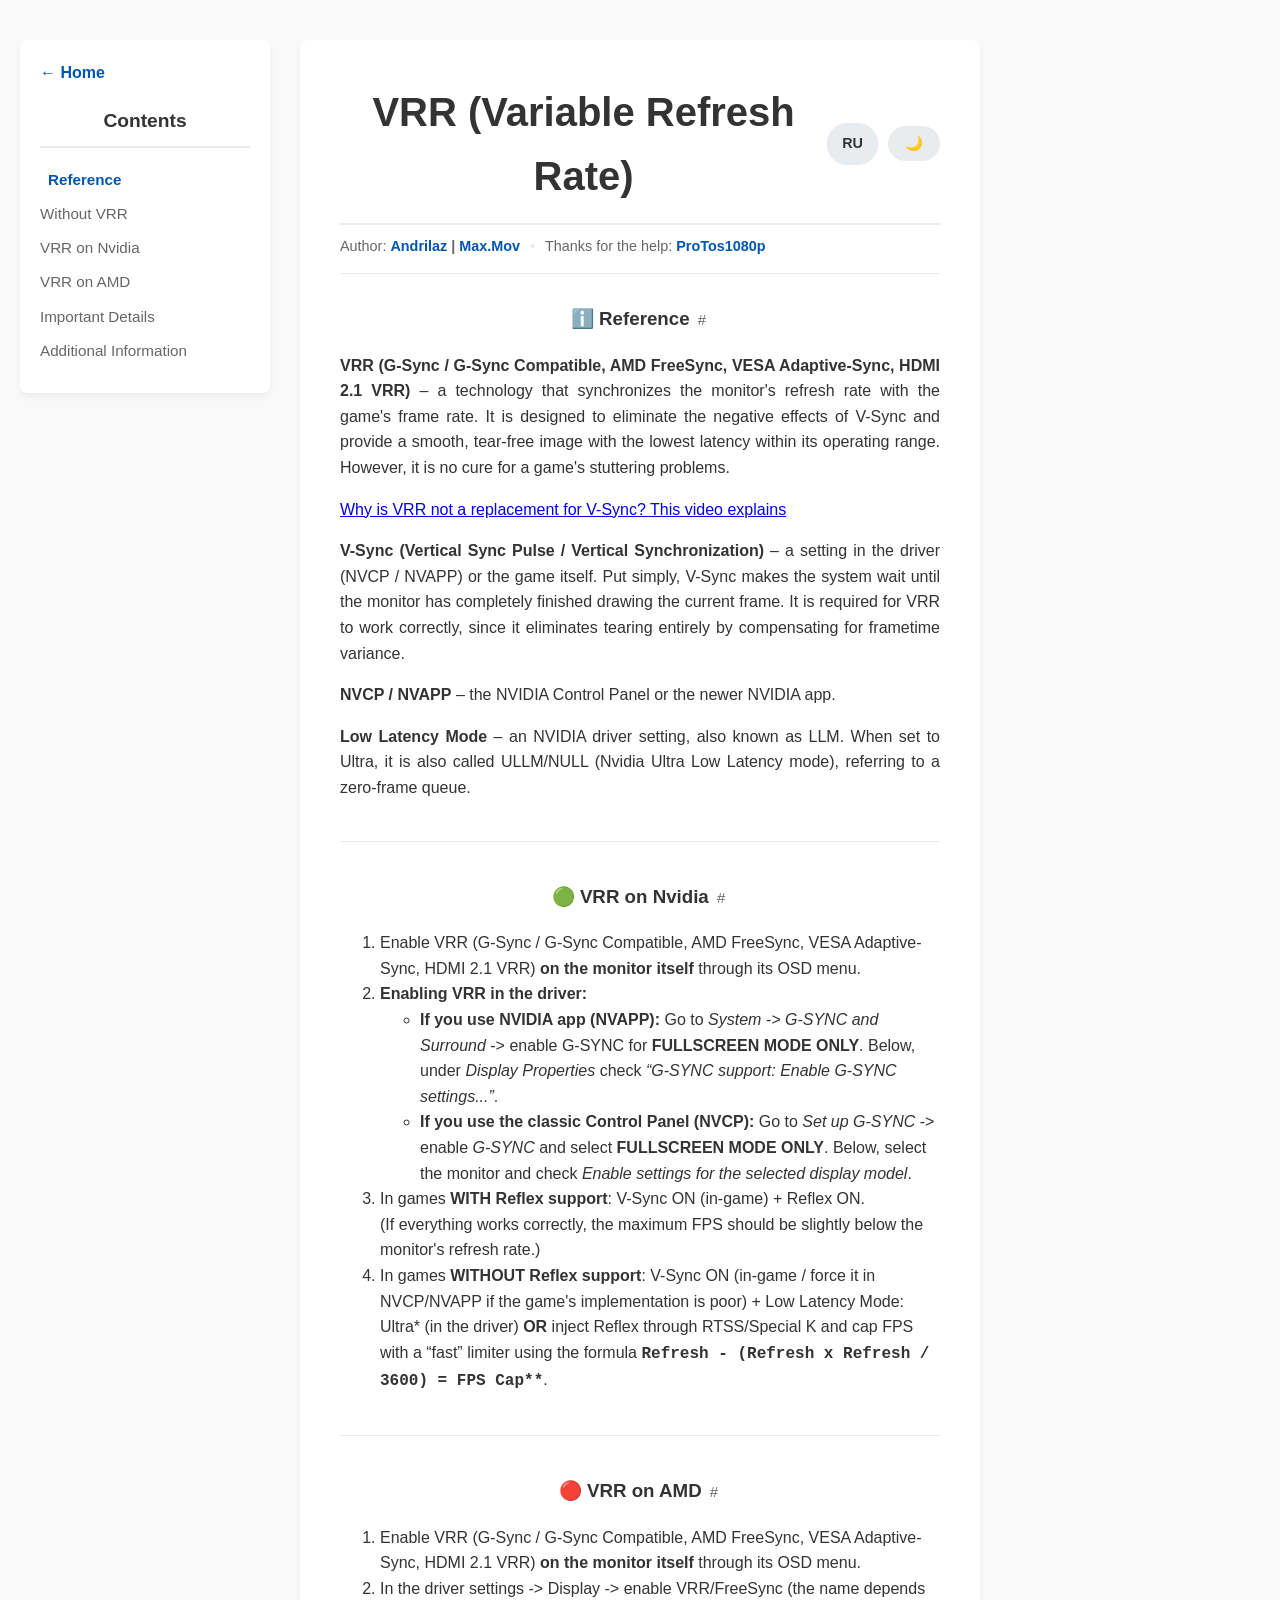
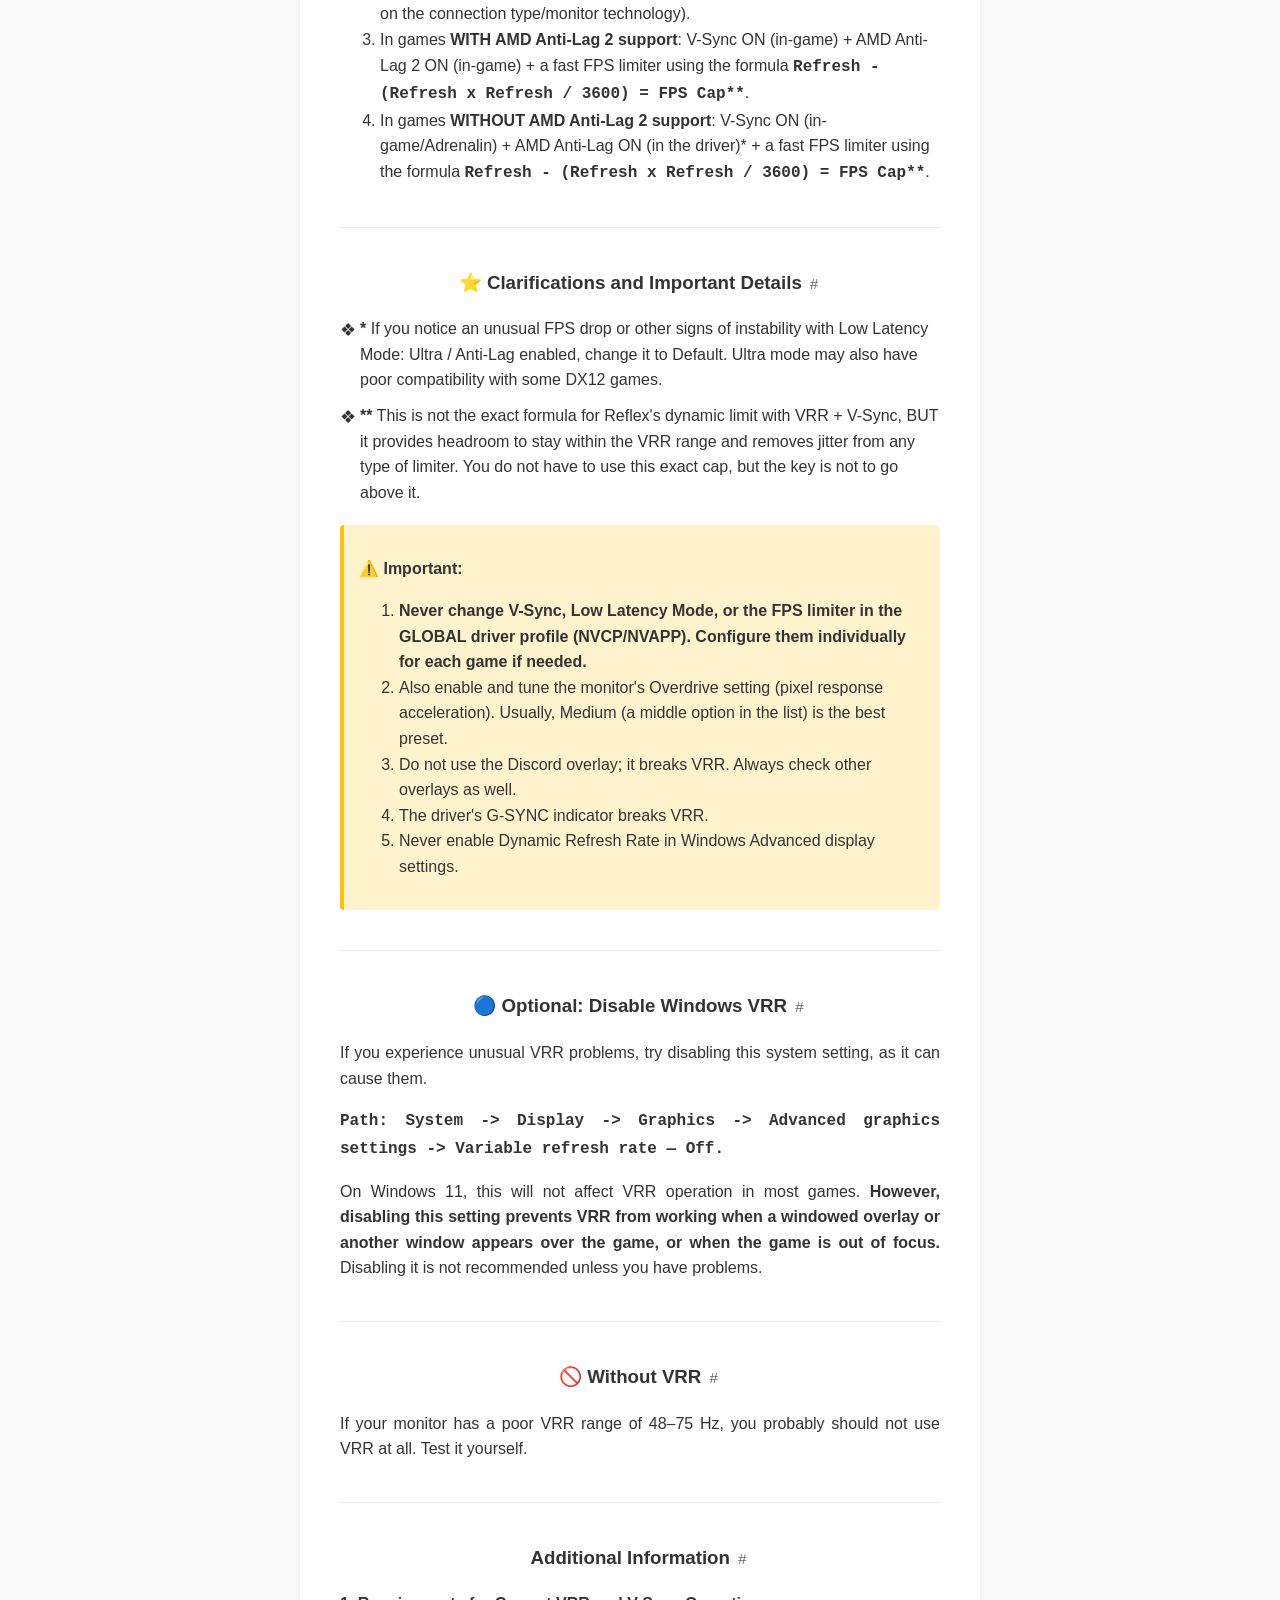
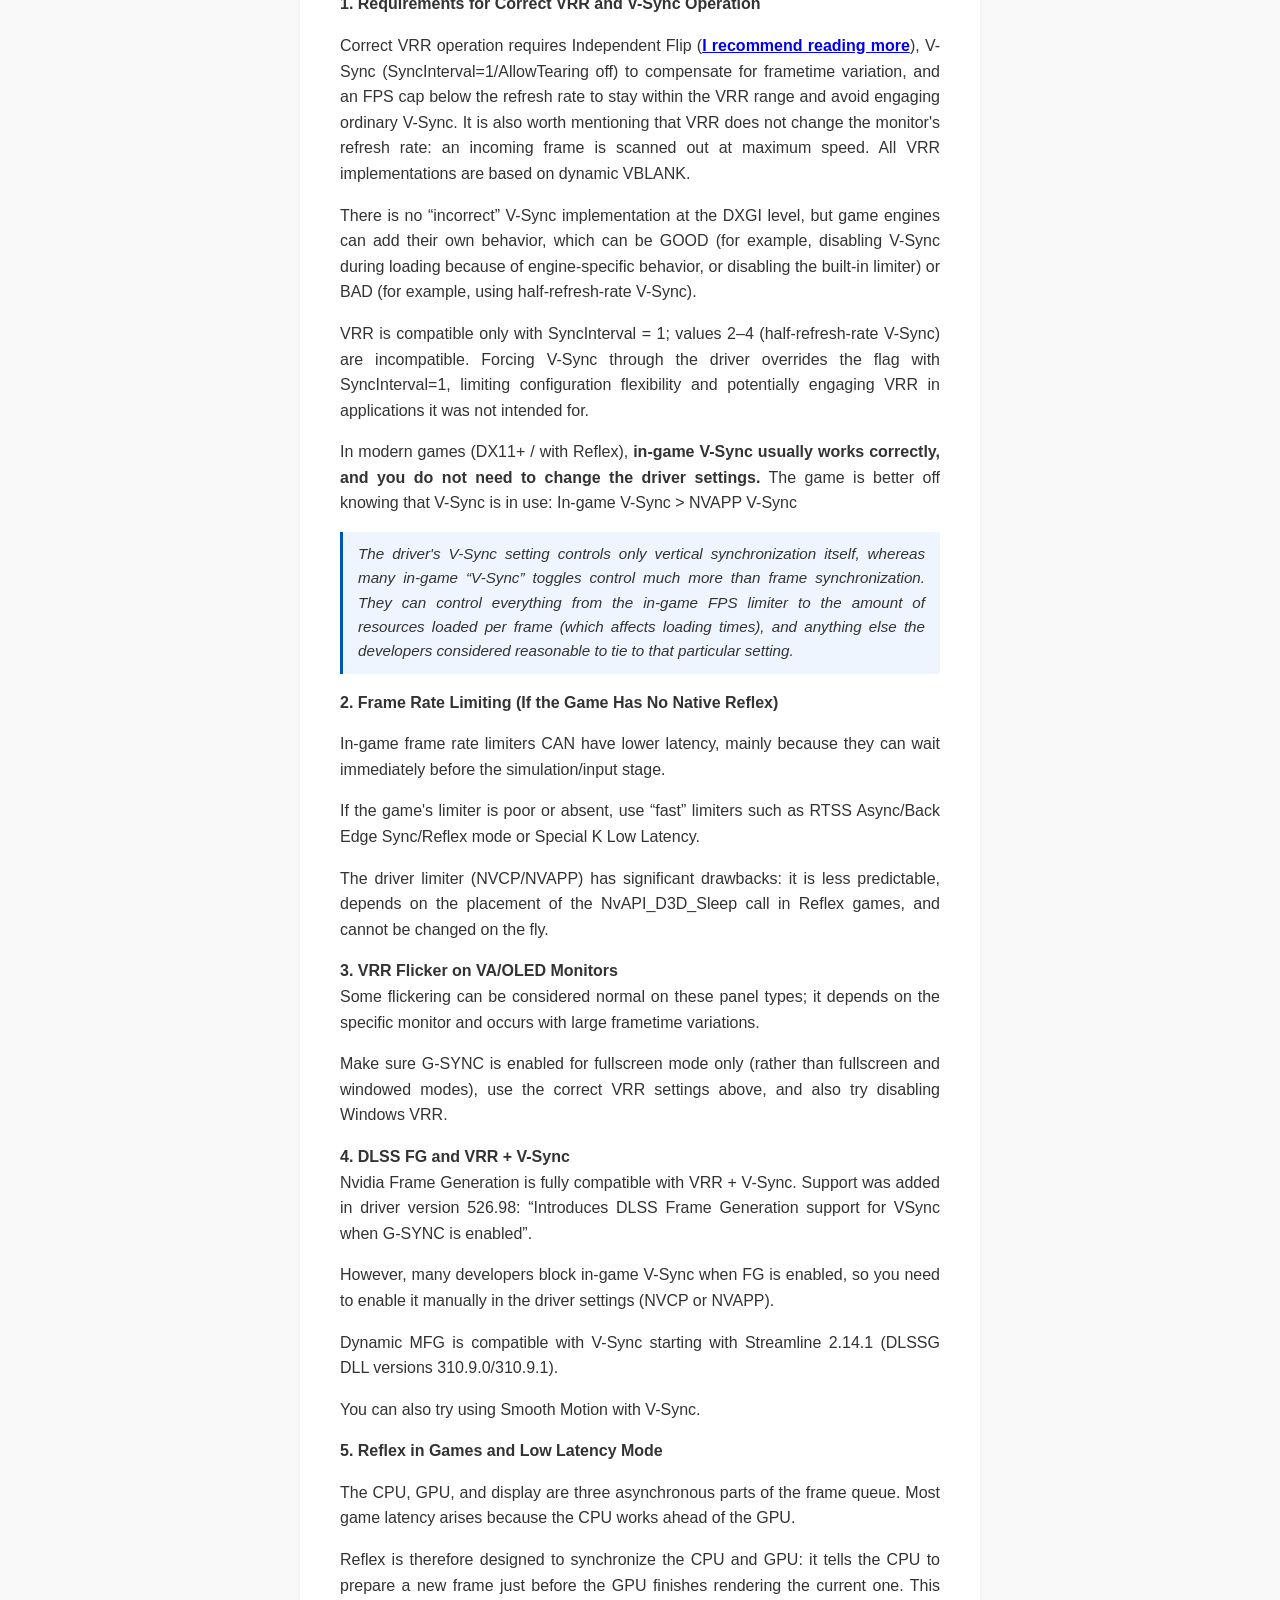
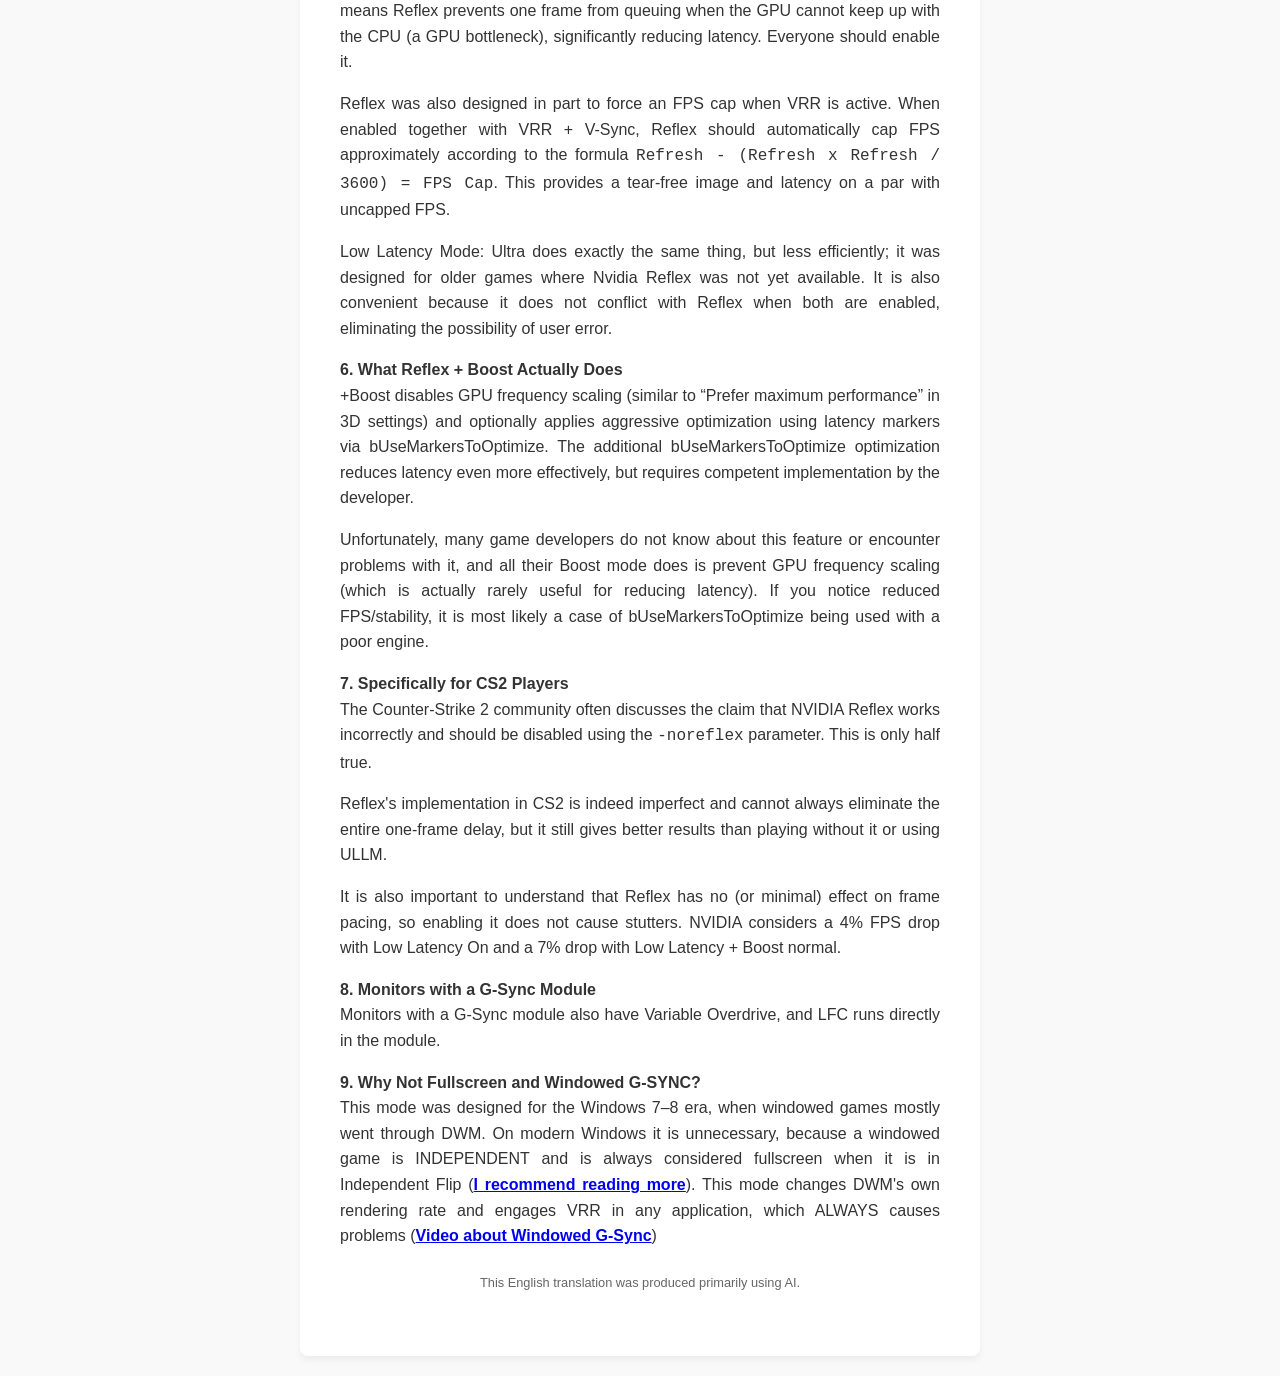
<file: en/vrr.html>
<!DOCTYPE html>
<html lang="en">
<head>
    <meta charset="UTF-8">
    <meta name="viewport" content="width=device-width, initial-scale=1.0">
    <title>VRR | Guide</title>
    <link rel="stylesheet" href="../style.css">
    <meta name="description" content="A guide to VRR: G-Sync, FreeSync, V-Sync, FPS limits and variable refresh rate settings.">
    <link rel="canonical" href="https://andrilaz.github.io/en/vrr">
    <meta property="og:type" content="article">
    <meta property="og:site_name" content="Andrilaz">
    <meta property="og:title" content="VRR | Guide">
    <meta property="og:description" content="A guide to VRR: G-Sync, FreeSync, V-Sync, FPS limits and variable refresh rate settings.">
    <meta property="og:url" content="https://andrilaz.github.io/en/vrr">
    <meta name="twitter:card" content="summary">
    <meta name="twitter:title" content="VRR | Guide">
    <meta name="twitter:description" content="A guide to VRR: G-Sync, FreeSync, V-Sync, FPS limits and variable refresh rate settings.">
    <link rel="alternate" hreflang="ru" href="https://andrilaz.github.io/vrr">
    <link rel="alternate" hreflang="en" href="https://andrilaz.github.io/en/vrr">
</head>
<body>

<div class="page-layout">

    <aside class="sidebar">
        <a href="index.html" class="nav-link">← Home</a>
        <h3>Contents</h3>
        <ul class="toc-list">
            <li><a href="#reference">Reference</a></li>
            <li><a href="#no-vrr">Without VRR</a></li>
            <li><a href="#vrr-nvidia">VRR on Nvidia</a></li>
            <li><a href="#vrr-amd">VRR on AMD</a></li>
            <li><a href="#vrr-details">Important Details</a></li>
            <li><a href="#vrr-notes">Additional Information</a></li>
        </ul>
    </aside>

    <main class="content">
        <div class="header-top">
            <h1>VRR (Variable Refresh Rate)</h1>
            <div class="header-controls">
            <a href="../vrr.html" class="lang-btn" lang="ru" hreflang="ru" aria-label="Read this page in Russian">RU</a>
            <button id="theme-toggle" class="theme-btn">🌙</button>
        </div>
        </div>

        <div class="article-meta">
            <span>Author: <strong><a href="https://t.me/Andrilazzz" target="_blank"><strong>Andrilaz</a></strong>  | <a href="https://youtube.com/@maxim0v?si=k4IGFqAEaoDe-0MW" target="_blank"><strong>Max.Mov</strong></a></strong></span>
            <span class="meta-divider">•</span>
            <span>Thanks for the help: <a href="https://steamcommunity.com/id/ProTos1080p/" target="_blank"><strong>ProTos1080p</strong></a></span>
        </div>

        <h3 id="reference">ℹ️ Reference</h3>
            <p><strong>VRR (G-Sync / G-Sync Compatible, AMD FreeSync, VESA Adaptive-Sync, HDMI 2.1 VRR)</strong> – a technology that synchronizes the monitor's refresh rate with the game's frame rate. It is designed to eliminate the negative effects of V-Sync and provide a smooth, tear-free image with the lowest latency within its operating range. However, it is no cure for a game's stuttering problems.</p>
            <p> <a href="https://youtu.be/xpbVMHOSAmk?si=_P_qf42b81jBiC7f" target="_blank">Why is VRR not a replacement for V-Sync? This video explains</a></p>

            <p><strong>V-Sync (Vertical Sync Pulse / Vertical Synchronization)</strong> – a setting in the driver (NVCP / NVAPP) or the game itself. Put simply, V-Sync makes the system wait until the monitor has completely finished drawing the current frame. It is required for VRR to work correctly, since it eliminates tearing entirely by compensating for frametime variance.</p>

            <p><strong>NVCP / NVAPP</strong> – the NVIDIA Control Panel or the newer NVIDIA app.</p>

            <p><strong>Low Latency Mode</strong> – an NVIDIA driver setting, also known as LLM. When set to Ultra, it is also called ULLM/NULL (Nvidia Ultra Low Latency mode), referring to a zero-frame queue.</p>

<hr class="section-divider">
        <h3 id="vrr-nvidia">🟢 VRR on Nvidia</h3>
        <ol>
            <li>Enable VRR (G-Sync / G-Sync Compatible, AMD FreeSync, VESA Adaptive-Sync, HDMI 2.1 VRR) <strong>on the monitor itself</strong> through its OSD menu.</li>
            <li>
                <strong>Enabling VRR in the driver:</strong>
                <ul>
                    <li><strong>If you use NVIDIA app (NVAPP):</strong> Go to <em>System -> G-SYNC and Surround</em> -> enable G-SYNC for <strong>FULLSCREEN MODE ONLY</strong>. Below, under <em>Display Properties</em> check <em>“G-SYNC support: Enable G-SYNC settings...”</em>.</li>
                    <li><strong>If you use the classic Control Panel (NVCP):</strong> Go to <em>Set up G-SYNC</em> -> enable <em>G-SYNC</em> and select <strong>FULLSCREEN MODE ONLY</strong>. Below, select the monitor and check <em>Enable settings for the selected display model</em>.</li>
                </ul>
            </li>
            <li>In games <strong>WITH Reflex support</strong>: V-Sync ON (in-game) + Reflex ON.</li> (If everything works correctly, the maximum FPS should be slightly below the monitor's refresh rate.)
            <li>In games <strong>WITHOUT Reflex support</strong>: V-Sync ON (in-game / force it in NVCP/NVAPP if the game's implementation is poor) + Low Latency Mode: Ultra* (in the driver) <strong>OR</strong> inject Reflex through RTSS/Special K and cap FPS with a “fast” limiter using the formula <code><strong>Refresh - (Refresh x Refresh / 3600) = FPS Cap**</strong></code>.</li>
        </ol>
<hr class="section-divider">
        <h3 id="vrr-amd">🔴 VRR on AMD</h3>
        <ol>
            <li>Enable VRR (G-Sync / G-Sync Compatible, AMD FreeSync, VESA Adaptive-Sync, HDMI 2.1 VRR) <strong>on the monitor itself</strong> through its OSD menu.</li>
            <li>In the driver settings -> Display -> enable VRR/FreeSync (the name depends on the connection type/monitor technology).</li>
            <li>In games <strong>WITH AMD Anti-Lag 2 support</strong>: V-Sync ON (in-game) + AMD Anti-Lag 2 ON (in-game) + a fast FPS limiter using the formula <code><strong>Refresh - (Refresh x Refresh / 3600) = FPS Cap**</strong></code>.</li>
            <li>In games <strong>WITHOUT AMD Anti-Lag 2 support</strong>: V-Sync ON (in-game/Adrenalin) + AMD Anti-Lag ON (in the driver)* + a fast FPS limiter using the formula <code><strong>Refresh - (Refresh x Refresh / 3600) = FPS Cap**</strong></code>.</li>
        </ol>
<hr class="section-divider">
        <h3 id="vrr-details">⭐ Clarifications and Important Details</h3>
        <ul class="custom-list">
            <li><strong>*</strong> If you notice an unusual FPS drop or other signs of instability with Low Latency Mode: Ultra / Anti-Lag enabled, change it to Default. Ultra mode may also have poor compatibility with some DX12 games.</li>
            <li><strong>**</strong> This is not the exact formula for Reflex's dynamic limit with VRR + V-Sync, BUT it provides headroom to stay within the VRR range and removes jitter from any type of limiter. You do not have to use this exact cap, but the key is not to go above it.</li>
        </ul>

        <div class="note">
            <p><strong>⚠️ Important:</strong></p>
            <ol>
                <li><strong>Never change V-Sync, Low Latency Mode, or the FPS limiter in the GLOBAL driver profile (NVCP/NVAPP). Configure them individually for each game if needed.</strong></li>
                <li>Also enable and tune the monitor's Overdrive setting (pixel response acceleration). Usually, Medium (a middle option in the list) is the best preset.</li>
                <li>Do not use the Discord overlay; it breaks VRR. Always check other overlays as well.</li>
                <li>The driver's G-SYNC indicator breaks VRR.</li>
                <li>Never enable Dynamic Refresh Rate in Windows Advanced display settings.</li>
            </ol>
        </div>
<hr class="section-divider">
        <h3 id="windows-vrr">🔵 Optional: Disable Windows VRR</h3>
        <p>If you experience unusual VRR problems, try disabling this system setting, as it can cause them.</p>
        <p><code><strong>Path: System -> Display -> Graphics -> Advanced graphics settings -> Variable refresh rate — Off.</strong></code></p>
        <p>On Windows 11, this will not affect VRR operation in most games. <strong>However, disabling this setting prevents VRR from working when a windowed overlay or another window appears over the game, or when the game is out of focus.</strong> Disabling it is not recommended unless you have problems.</p>

<hr class="section-divider">
        <h3 id="no-vrr">🚫 Without VRR</h3>
        <p>If your monitor has a poor VRR range of 48–75 Hz, you probably should not use VRR at all. Test it yourself.</p>
        <hr class="section-divider">
        <h3 id="vrr-notes">Additional Information</h3>

        <p><strong>1. Requirements for Correct VRR and V-Sync Operation</strong></p>
        <p>Correct VRR operation requires Independent Flip (<a href="https://andrilaz.github.io/en/presentation-model" target="_blank"><strong>I recommend reading more</strong></a>), V-Sync (SyncInterval=1/AllowTearing off) to compensate for frametime variation, and an FPS cap below the refresh rate to stay within the VRR range and avoid engaging ordinary V-Sync. It is also worth mentioning that VRR does not change the monitor's refresh rate: an incoming frame is scanned out at maximum speed. All VRR implementations are based on dynamic VBLANK.</p>
        <p>There is no “incorrect” V-Sync implementation at the DXGI level, but game engines can add their own behavior, which can be GOOD (for example, disabling V-Sync during loading because of engine-specific behavior, or disabling the built-in limiter) or BAD (for example, using half-refresh-rate V-Sync).</p>
        <p>VRR is compatible only with SyncInterval = 1; values 2–4 (half-refresh-rate V-Sync) are incompatible. Forcing V-Sync through the driver overrides the flag with SyncInterval=1, limiting configuration flexibility and potentially engaging VRR in applications it was not intended for.</p>
        <p>In modern games (DX11+ / with Reflex), <strong>in-game V-Sync usually works correctly, and you do not need to change the driver settings.</strong> The game is better off knowing that V-Sync is in use: In-game V-Sync > NVAPP V-Sync </p>
        <blockquote><p>The driver's V-Sync setting controls only vertical synchronization itself, whereas many in-game “V-Sync” toggles control much more than frame synchronization. They can control everything from the in-game FPS limiter to the amount of resources loaded per frame (which affects loading times), and anything else the developers considered reasonable to tie to that particular setting.</p> </blockquote>

        <p><strong>2. Frame Rate Limiting (If the Game Has No Native Reflex)</strong></p>
        <p>In-game frame rate limiters CAN have lower latency, mainly because they can wait immediately before the simulation/input stage.</p>
        <p>If the game's limiter is poor or absent, use “fast” limiters such as RTSS Async/Back Edge Sync/Reflex mode or Special K Low Latency.</p>
        <p>The driver limiter (NVCP/NVAPP) has significant drawbacks: it is less predictable, depends on the placement of the NvAPI_D3D_Sleep call in Reflex games, and cannot be changed on the fly.</p>

        <p><strong>3. VRR Flicker on VA/OLED Monitors</strong><br>
        Some flickering can be considered normal on these panel types; it depends on the specific monitor and occurs with large frametime variations.</p>
        <p>Make sure G-SYNC is enabled for fullscreen mode only (rather than fullscreen and windowed modes), use the correct VRR settings above, and also try disabling Windows VRR.</p>

        <p><strong>4. DLSS FG and VRR + V-Sync</strong><br>
        Nvidia Frame Generation is fully compatible with VRR + V-Sync. Support was added in driver version 526.98: “Introduces DLSS Frame Generation support for VSync when G-SYNC is enabled”.</p>
        <p>However, many developers block in-game V-Sync when FG is enabled, so you need to enable it manually in the driver settings (NVCP or NVAPP).</p>
        <p>Dynamic MFG is compatible with V-Sync starting with Streamline 2.14.1 (DLSSG DLL versions 310.9.0/310.9.1).</p>
        <p>You can also try using Smooth Motion with V-Sync.</p>

        <p><strong>5. Reflex in Games and Low Latency Mode</strong></p>
        <p>The CPU, GPU, and display are three asynchronous parts of the frame queue. Most game latency arises because the CPU works ahead of the GPU.</p>
        <p>Reflex is therefore designed to synchronize the CPU and GPU: it tells the CPU to prepare a new frame just before the GPU finishes rendering the current one. This means Reflex prevents one frame from queuing when the GPU cannot keep up with the CPU (a GPU bottleneck), significantly reducing latency. Everyone should enable it.</p>
        <p>Reflex was also designed in part to force an FPS cap when VRR is active. When enabled together with VRR + V-Sync, Reflex should automatically cap FPS approximately according to the formula <code>Refresh - (Refresh x Refresh / 3600) = FPS Cap</code>. This provides a tear-free image and latency on a par with uncapped FPS.</p>
        <p>Low Latency Mode: Ultra does exactly the same thing, but less efficiently; it was designed for older games where Nvidia Reflex was not yet available. It is also convenient because it does not conflict with Reflex when both are enabled, eliminating the possibility of user error.</p>

        <p><strong>6. What Reflex + Boost Actually Does</strong><br>
        +Boost disables GPU frequency scaling (similar to “Prefer maximum performance” in 3D settings) and optionally applies aggressive optimization using latency markers via bUseMarkersToOptimize. The additional bUseMarkersToOptimize optimization reduces latency even more effectively, but requires competent implementation by the developer.</p>
        <p>Unfortunately, many game developers do not know about this feature or encounter problems with it, and all their Boost mode does is prevent GPU frequency scaling (which is actually rarely useful for reducing latency). If you notice reduced FPS/stability, it is most likely a case of bUseMarkersToOptimize being used with a poor engine.</p>

        <p><strong>7. Specifically for CS2 Players</strong><br>
        The Counter-Strike 2 community often discusses the claim that NVIDIA Reflex works incorrectly and should be disabled using the <code>-noreflex</code> parameter. This is only half true.</p>
        <p>Reflex's implementation in CS2 is indeed imperfect and cannot always eliminate the entire one-frame delay, but it still gives better results than playing without it or using ULLM.</p>
        <p>It is also important to understand that Reflex has no (or minimal) effect on frame pacing, so enabling it does not cause stutters. NVIDIA considers a 4% FPS drop with Low Latency On and a 7% drop with Low Latency + Boost normal.</p>

        <p><strong>8. Monitors with a G-Sync Module</strong><br>
        Monitors with a G-Sync module also have Variable Overdrive, and LFC runs directly in the module.</p>

        <p><strong>9. Why Not Fullscreen and Windowed G-SYNC?</strong><br>
        This mode was designed for the Windows 7–8 era, when windowed games mostly went through DWM. On modern Windows it is unnecessary, because a windowed game is INDEPENDENT and is always considered fullscreen when it is in Independent Flip (<a href="https://andrilaz.github.io/en/presentation-model" target="_blank"><strong>I recommend reading more</strong></a>). This mode changes DWM's own rendering rate and engages VRR in any application, which ALWAYS causes problems (<a href="https://youtu.be/2Fi1QHhdqV4?t=2843&si=9AGv58AEEl0HDFRp" target="_blank"><strong>Video about Windowed G-Sync</strong></a>)</p>

        <p class="translation-note">This English translation was produced primarily using AI.</p>
</main>
</div>

<div id="imgModal" class="image-modal">
    <span class="close-modal">&times;</span>
    <img class="modal-content" id="zoomedImg">
</div>

<script src="../script.js"></script>

</body>
</html>
</file>
<file: style.css>
/* ==========================================
   1. ЦВЕТОВЫЕ ПЕРЕМЕННЫЕ (Светлая и Темная темы)
   ========================================== */
:root {
    --bg-main: #f9f9f9;
    --bg-container: #ffffff;
    --text-main: #333333;
    --text-muted: #666666;
    --accent: #0056b3;
    --accent-hover: #004494;
    --accent-bg: #eef5ff;
    --border: #eaeaea;
    --note-bg: #fff3cd;
    --note-border: #ffc107;
    --tag-bg: #e9ecef;
    --image-placeholder: #e9ecef;
}

body.dark-theme {
    --bg-main: #121212;
    --bg-container: #1e1e1e;
    --text-main: #e0e0e0;
    --text-muted: #aaaaaa;
    --accent: #66b2ff;
    --accent-hover: #99ccff;
    --accent-bg: #0d233a;
    --border: #333333;
    --note-bg: #2d2604;
    --note-border: #b38600;
    --tag-bg: #333333;
    --image-placeholder: #2a2a2a;
}

/* ==========================================
   2. БАЗОВЫЕ НАСТРОЙКИ
   ========================================== */
html {
    scroll-behavior: smooth;
}

body {
    font-family: Arial, Helvetica, sans-serif;
    font-size: 16px;
    line-height: 1.6;
    color: var(--text-main);
    background-color: var(--bg-main);
    margin: 0;
    padding: 0;
    transition: background-color 0.3s, color 0.3s;
}

/* ==========================================
   3. ГЛАВНЫЕ МАКЕТЫ (СТРУКТУРА СТРАНИЦ)
   ========================================== */
/* Одноколоночный контейнер (для Главной страницы) */
.container {
    width: 100%;
    max-width: 800px;
    margin: 40px auto;
    background: var(--bg-container);
    padding: 40px;
    border-radius: 8px;
    box-shadow: 0 4px 6px rgba(0,0,0,0.05);
    transition: background-color 0.3s;
    box-sizing: border-box;
}

/* Двухколоночный макет (для Страниц со статьями) */
.page-layout {
    display: grid;
    /* МАГИЯ: 1. Меню (250px) | 2. Текст (до 850px) | 3. Невидимый противовес (250px) */
    grid-template-columns: 250px minmax(0, 850px) 250px;
    gap: 30px;
    max-width: 1500px;
    margin: 40px auto;
    padding: 0 20px;
    justify-content: center;
    align-items: start;
    box-sizing: border-box;
}

/* Основной текст внутри статьи */
.content {
    background: var(--bg-container);
    padding: 40px;
    border-radius: 8px;
    box-shadow: 0 4px 6px rgba(0,0,0,0.05);
    min-width: 0;
    transition: background-color 0.3s;
    box-sizing: border-box;
}

/* ==========================================
   4. БОКОВОЕ МЕНЮ И НАВИГАЦИЯ
   ========================================== */
.sidebar {
    width: 100%; /* Теперь ширину диктует сетка, а не сам блок */
    box-sizing: border-box; /* ЗАЩИТА ОТ НАЕЗЖАНИЯ: отступы идут внутрь */
    position: sticky;
    top: 40px;
    background: var(--bg-container);
    padding: 20px;
    border-radius: 8px;
    box-shadow: 0 4px 6px rgba(0,0,0,0.05);
    transition: background-color 0.3s;
}

.sidebar h3 {
    margin-top: 0;
    font-size: 1.2em;
    border-bottom: 2px solid var(--border);
    padding-bottom: 10px;
}

.toc-list {
    list-style: none;
    padding: 0;
    margin: 0;
}

.toc-list li {
    margin-bottom: 10px;
}

.toc-list a {
    text-decoration: none;
    color: var(--text-muted);
    transition: all 0.2s ease;
    font-size: 0.95em;
    display: block;
}

.toc-list a:hover {
    color: var(--accent);
}

/* Активный пункт меню при прокрутке */
.toc-list a.active {
    color: var(--accent);
    font-weight: bold;
    transform: translateX(8px);
}

.nav-link {
    display: inline-block;
    margin-bottom: 20px;
    color: var(--accent);
    text-decoration: none;
    font-weight: bold;
}

.nav-link:hover {
    text-decoration: underline;
}

/* ==========================================
   5. ТИПОГРАФИКА И БЛОКИ ТЕКСТА
   ========================================== */
.header-top {
    display: flex;
    justify-content: space-between;
    align-items: center;
    border-bottom: 2px solid var(--border);
    padding-bottom: 15px;
    margin-bottom: 20px;
}

.content p {
    text-align: justify;
    hyphens: none; /* PRO-совет: включает автоматический перенос слов */
}

h1 {
    font-size: 2.5em;
    margin: 0;
    color: var(--text-main);
    text-align: center;
}

h2{
    color: var(--text-main);
    margin-top: 1.5em;
    text-align: center;
}

h3 {
    color: var(--text-main);
    margin-top: 1.5em;
    text-align: center;
}

strong.term {
    color: var(--accent);
    background: var(--accent-bg);
    padding: 2px 4px;
    border-radius: 4px;
}

.note {
    background-color: var(--note-bg);
    border-left: 4px solid var(--note-border);
    padding: 15px;
    margin: 20px 0;
    border-radius: 4px;
}

/* Кнопка переключения темы */
.theme-btn {
    background: var(--tag-bg);
    border: 1px solid var(--border);
    color: var(--text-main);
    padding: 8px 16px;
    border-radius: 20px;
    cursor: pointer;
    font-size: 0.9em;
    font-weight: bold;
    transition: 0.2s;
}

.theme-btn:hover {
    background: var(--accent-bg);
    border-color: var(--accent);
}

hr.section-divider {
    border: 0;
    height: 1px;
    background: var(--border); /* Используем цвет границ из темы */
    margin: 40px 0; /* Делаем большие отступы: 40px сверху и снизу */
}


/* ==========================================
   6. КАРТОЧКИ СТАТЕЙ (Главная страница)
   ========================================== */
.articles-grid {
    display: grid;
    grid-template-columns: repeat(auto-fill, minmax(300px, 1fr));
    gap: 20px;
    margin-top: 30px;
}

.article-card {
    background: var(--bg-container);
    border: 1px solid var(--border);
    border-radius: 8px;
    padding: 20px;
    transition: transform 0.2s, box-shadow 0.2s, border-color 0.2s;
    text-decoration: none;
    color: inherit;
    display: block;
}

.article-card:hover {
    transform: translateY(-5px);
    box-shadow: 0 8px 15px rgba(0,0,0,0.1);
    border-color: var(--accent);
}

.article-card h3 {
    margin-top: 0;
    color: var(--accent);
}

.article-card p {
    color: var(--text-muted);
    font-size: 0.95em;
    margin-bottom: 0;
}

.tag {
    display: inline-block;
    background: var(--tag-bg);
    padding: 3px 8px;
    border-radius: 12px;
    font-size: 0.8em;
    margin-bottom: 10px;
    color: var(--text-muted);
}

/* ==========================================
   7. КАРТИНКИ И ЭФФЕКТЫ
   ========================================== */
.image-placeholder {
    width: 100%;
    height: 300px;
    background-color: var(--image-placeholder);
    display: flex;
    align-items: center;
    justify-content: center;
    color: var(--text-muted);
    border: 2px dashed var(--border);
    border-radius: 8px;
    margin: 20px 0;
}

img {
    max-width: 100%;
    border-radius: 8px;
    margin: 20px 0;
}

/* Зум при наведении */
.content img, .container img {
    height: auto;
    cursor: zoom-in;
    transition: transform 0.3s ease, box-shadow 0.3s ease;
}

.content img:hover, .container img:hover {
    transform: scale(1.02);
    box-shadow: 0 10px 20px rgba(0,0,0,0.15);
}

/* Модальное окно (полноэкранные картинки с зумом и центровкой) */
.image-modal {
    display: none;
    position: fixed;
    z-index: 9999;
    left: 0;
    top: 0;
    width: 100%;
    height: 100%;
    background-color: rgba(0, 0, 0, 0.9);
    backdrop-filter: blur(8px);
    -webkit-backdrop-filter: blur(8px);
    align-items: center;
    justify-content: center;
    overflow: hidden;
    user-select: none;
    touch-action: none;
    cursor: default;
}

.modal-content {
    margin: auto;
    display: block;
    max-width: 90vw;
    max-height: 85vh;
    border-radius: 8px;
    box-shadow: 0 10px 40px rgba(0, 0, 0, 0.8);
    cursor: zoom-in;
    transform-origin: center center;
    transition: transform 0.15s ease-out;
    will-change: transform;
}

.modal-content.dragging {
    transition: none !important;
    cursor: grabbing !important;
}

.close-modal {
    position: absolute;
    top: 15px;
    right: 25px;
    color: #f1f1f1;
    font-size: 38px;
    font-weight: bold;
    cursor: pointer;
    transition: 0.2s;
    z-index: 10001;
    line-height: 1;
    width: 44px;
    height: 44px;
    display: flex;
    align-items: center;
    justify-content: center;
    border-radius: 50%;
    background: rgba(0, 0, 0, 0.4);
}

.close-modal:hover {
    color: #fff;
    background: rgba(255, 255, 255, 0.2);
}

/* Панель управления зумом (Плавающий тулбар) */
.modal-toolbar {
    position: absolute;
    bottom: 25px;
    left: 50%;
    transform: translateX(-50%);
    display: flex;
    align-items: center;
    gap: 8px;
    background: rgba(20, 20, 20, 0.75);
    border: 1px solid rgba(255, 255, 255, 0.2);
    border-radius: 30px;
    padding: 6px 14px;
    backdrop-filter: blur(10px);
    -webkit-backdrop-filter: blur(10px);
    box-shadow: 0 4px 20px rgba(0, 0, 0, 0.5);
    z-index: 10001;
}

.modal-btn {
    background: transparent;
    border: none;
    color: #ffffff;
    font-size: 18px;
    font-weight: bold;
    width: 32px;
    height: 32px;
    border-radius: 50%;
    display: flex;
    align-items: center;
    justify-content: center;
    cursor: pointer;
    transition: background 0.2s, transform 0.1s;
}

.modal-btn:hover {
    background: rgba(255, 255, 255, 0.2);
}

.modal-btn:active {
    transform: scale(0.92);
}

.modal-zoom-val {
    width: auto;
    padding: 0 8px;
    font-size: 13px;
    font-family: inherit;
    border-radius: 12px;
    user-select: none;
}

/* ==========================================
   8. АДАПТИВНОСТЬ (Для мобильных устройств)
   ========================================== */
@media (max-width: 1150px) {
    .page-layout {
        /* Убираем правый противовес на средних экранах */
        grid-template-columns: 250px minmax(0, 1fr);
    }
}

@media (max-width: 800px) {
    .page-layout {
        /* Ставим меню и текст друг под другом на телефонах */
        grid-template-columns: 1fr;
    }
    .sidebar {
        width: 100%;
        position: static;
        box-sizing: border-box;
    }
}

/* --- Спец-оформление для сложных списков (с ромбами и стрелками) --- */
ul.custom-list {
    list-style-type: none; /* Убираем стандартные точки */
    padding-left: 20px;
}

ul.custom-list > li {
    position: relative;
    margin-bottom: 10px;
}

/* Ромбик для первого уровня */
ul.custom-list > li::before {
    content: "❖";
    position: absolute;
    left: -20px;
    color: var(--text-main);
    font-size: 1.1em;
}

/* Настройки для вложенного списка */
ul.custom-list ul {
    list-style-type: none;
    padding-left: 25px;
    margin-top: 5px;
}

ul.custom-list ul li {
    position: relative;
    margin-bottom: 8px;
}

/* Стрелочка для второго уровня */
ul.custom-list ul li::before {
    content: "➤";
    position: absolute;
    left: -22px;
    color: var(--text-main);
}

/* ==========================================
   9. ТАБЛИЦЫ
   ========================================== */
.custom-table {
    width: 100%;
    border-collapse: collapse;
    margin: 30px 0;
    font-size: 0.95em;
}

.custom-table th, .custom-table td {
    border: 1px solid var(--border);
    padding: 12px 15px;
    text-align: left;
    vertical-align: top; /* Прижимаем текст к верхнему краю ячейки */
}

.custom-table th {
    background-color: var(--tag-bg); /* Серый фон для шапки */
    font-weight: bold;
    text-align: center;
}

/* --- Цвета строк для СВЕТЛОЙ темы --- */
.row-green { background-color: #aed581; color: #222; }
.row-yellow { background-color: #ffd54f; color: #222; }
.row-red { background-color: #e57373; color: #222; }

/* Ссылки внутри цветных таблиц в светлой теме делаем темнее для читаемости */
.row-green a, .row-yellow a, .row-red a {
    color: #003366;
}

/* --- Цвета строк для ТЕМНОЙ темы --- */
body.dark-theme .row-green { background-color: rgba(139, 195, 74, 0.15); color: var(--text-main); }
body.dark-theme .row-yellow { background-color: rgba(255, 193, 7, 0.15); color: var(--text-main); }
body.dark-theme .row-red { background-color: rgba(244, 67, 54, 0.15); color: var(--text-main); }

body.dark-theme .row-green a, 
body.dark-theme .row-yellow a, 
body.dark-theme .row-red a {
    color: var(--accent); /* Возвращаем стандартный цвет ссылок в темной теме */
}

/* ==========================================
   10. ЦВЕТНЫЕ СПИСКИ СТАТУСОВ
   ========================================== */
.status-list {
    list-style-type: disc; /* Обычные круглые точки */
    padding-left: 25px;
    margin-top: 5px;
    margin-bottom: 20px;
}

/* Цвета для светлой темы (насыщенные) */
.status-green { color: #2e7d32; }
.status-yellow { color: #c48b00; }
.status-red { color: #c62828; }

/* Цвета для темной темы (более светлые и яркие для контраста) */
body.dark-theme .status-green { color: #81c784; }
body.dark-theme .status-yellow { color: #ffca28; }
body.dark-theme .status-red { color: #e57373; }

/* ==========================================
   12. ИНФОРМАЦИЯ ОБ АВТОРАХ
   ========================================== */
.article-meta {
    color: var(--text-muted);
    font-size: 0.9em;
    margin-top: -10px;
    margin-bottom: 30px;
    padding-bottom: 15px;
    border-bottom: 1px solid var(--border);
    display: flex;
    gap: 10px;
    flex-wrap: wrap;
}

.meta-divider {
    color: var(--border);
}

.article-meta a {
    color: var(--accent);
    text-decoration: none;
}

.article-meta a:hover {
    text-decoration: underline;
}

/* ==========================================
   13. СТИЛЬ ДЛЯ ЦИТАТ (BLOCKQUOTE)
   ========================================== */
blockquote {
    font-style: italic;
    background-color: var(--accent-bg);
    border-left: 3px solid var(--accent);
    margin: 15px 0;
    padding: 10px 15px;
    border-radius: 0 4px 4px 0;
    font-size: 0.95em;
    color: var(--text-main);
}

/* Специфичный цвет фона для цитат в светлой теме, 
   чтобы они не сливались, если accent-bg слишком блеклый */
blockquote p {
    margin: 0; /* Убираем лишние отступы у параграфов внутри цитаты */
}

.header-controls {
    display: flex;
    align-items: center;
    gap: 10px;
    flex-shrink: 0;
}

.lang-btn {
    display: inline-flex;
    align-items: center;
    justify-content: center;
    box-sizing: border-box;
    background: var(--tag-bg);
    border: 1px solid var(--border);
    color: var(--text-main);
    padding: 8px 14px;
    border-radius: 20px;
    text-decoration: none;
    font-size: 0.9em;
    font-weight: bold;
    transition: 0.2s;
}

.lang-btn:hover {
    background: var(--accent-bg);
    border-color: var(--accent);
    color: var(--accent);
}
/* Small-screen readability and keyboard navigation. */
.translation-note,
.content .translation-note {
    margin: 24px 16px;
    color: var(--text-muted);
    font-size: 0.8rem;
    line-height: 1.5;
    text-align: center;
}
.section-link {
    display: inline-block;
    margin-left: 0.35em;
    padding: 0 0.2em;
    color: var(--text-muted);
    font-weight: normal;
    text-decoration: none;
    font-size: 0.8em;
}
.section-link:hover { color: var(--accent); }
.section-link-status:not(:empty) {
    position: fixed;
    bottom: 24px;
    left: 50%;
    transform: translateX(-50%);
    padding: 10px 18px;
    background: var(--bg-container);
    color: var(--text-main);
    border: 1px solid var(--border);
    border-radius: 8px;
    box-shadow: 0 4px 16px rgba(0,0,0,0.15);
    z-index: 10002;
    pointer-events: none;
}
.content video { display: block; max-width: 100%; height: auto; margin: 20px auto; border-radius: 8px; }
a:focus-visible, button:focus-visible {
    outline: 2px solid var(--accent);
    outline-offset: 4px;
}
.content { overflow-wrap: break-word; }
.content [id] { scroll-margin-top: 24px; }
.article-card-pending:hover {
    transform: none;
    box-shadow: none;
    border-color: var(--border);
}
@media (max-width: 600px) {
    .page-layout { margin: 16px auto; padding: 0 12px; gap: 16px; }
    .content { padding: 24px 18px; }
    .container { width: calc(100% - 24px); margin: 16px auto; padding: 24px 18px; }
    .articles-grid { grid-template-columns: minmax(0, 1fr); }
    .header-top { gap: 12px; flex-wrap: wrap; }
    .header-top h1 { font-size: 1.65rem; line-height: 1.25; }
    .custom-table { display: block; overflow-x: auto; }
    .theme-btn, .lang-btn { min-height: 44px; }
}
@media (prefers-reduced-motion: reduce) {
    html { scroll-behavior: auto; }
    *, *::before, *::after { transition: none !important; }
}
</file>
